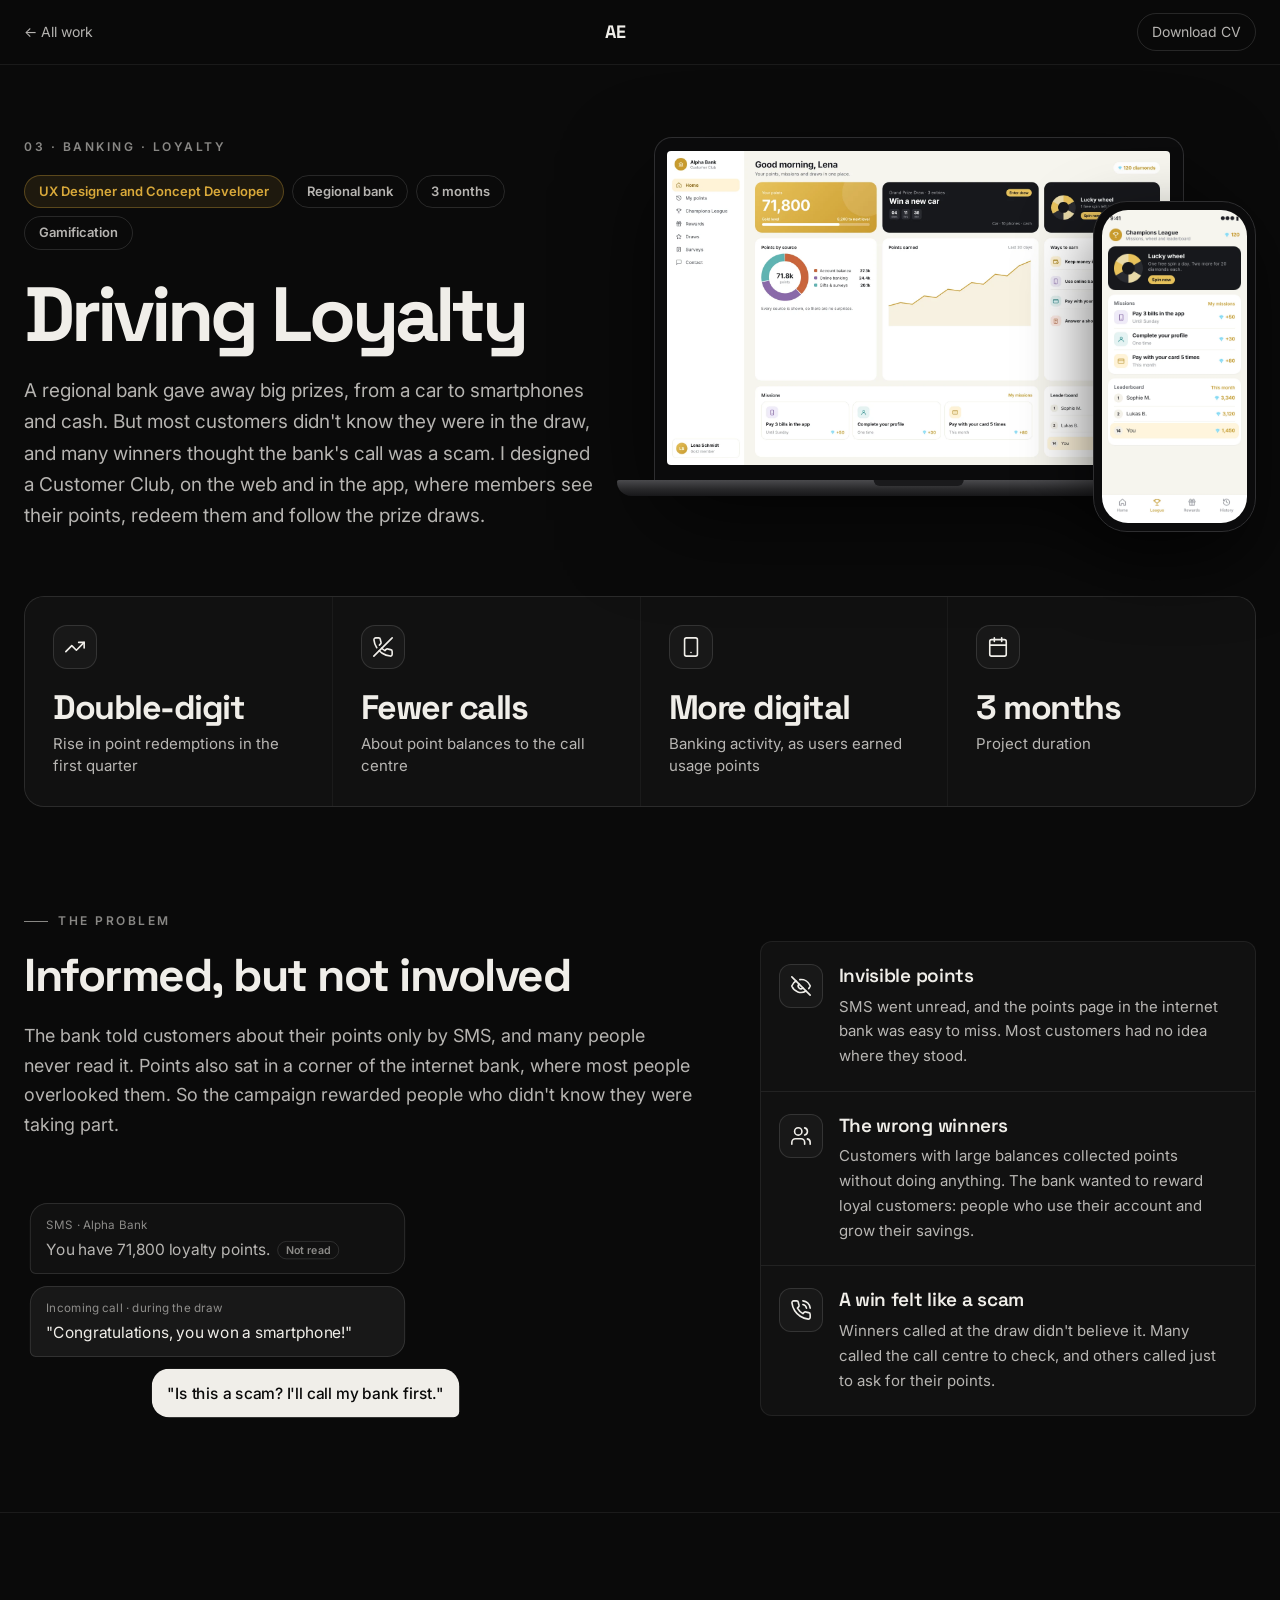
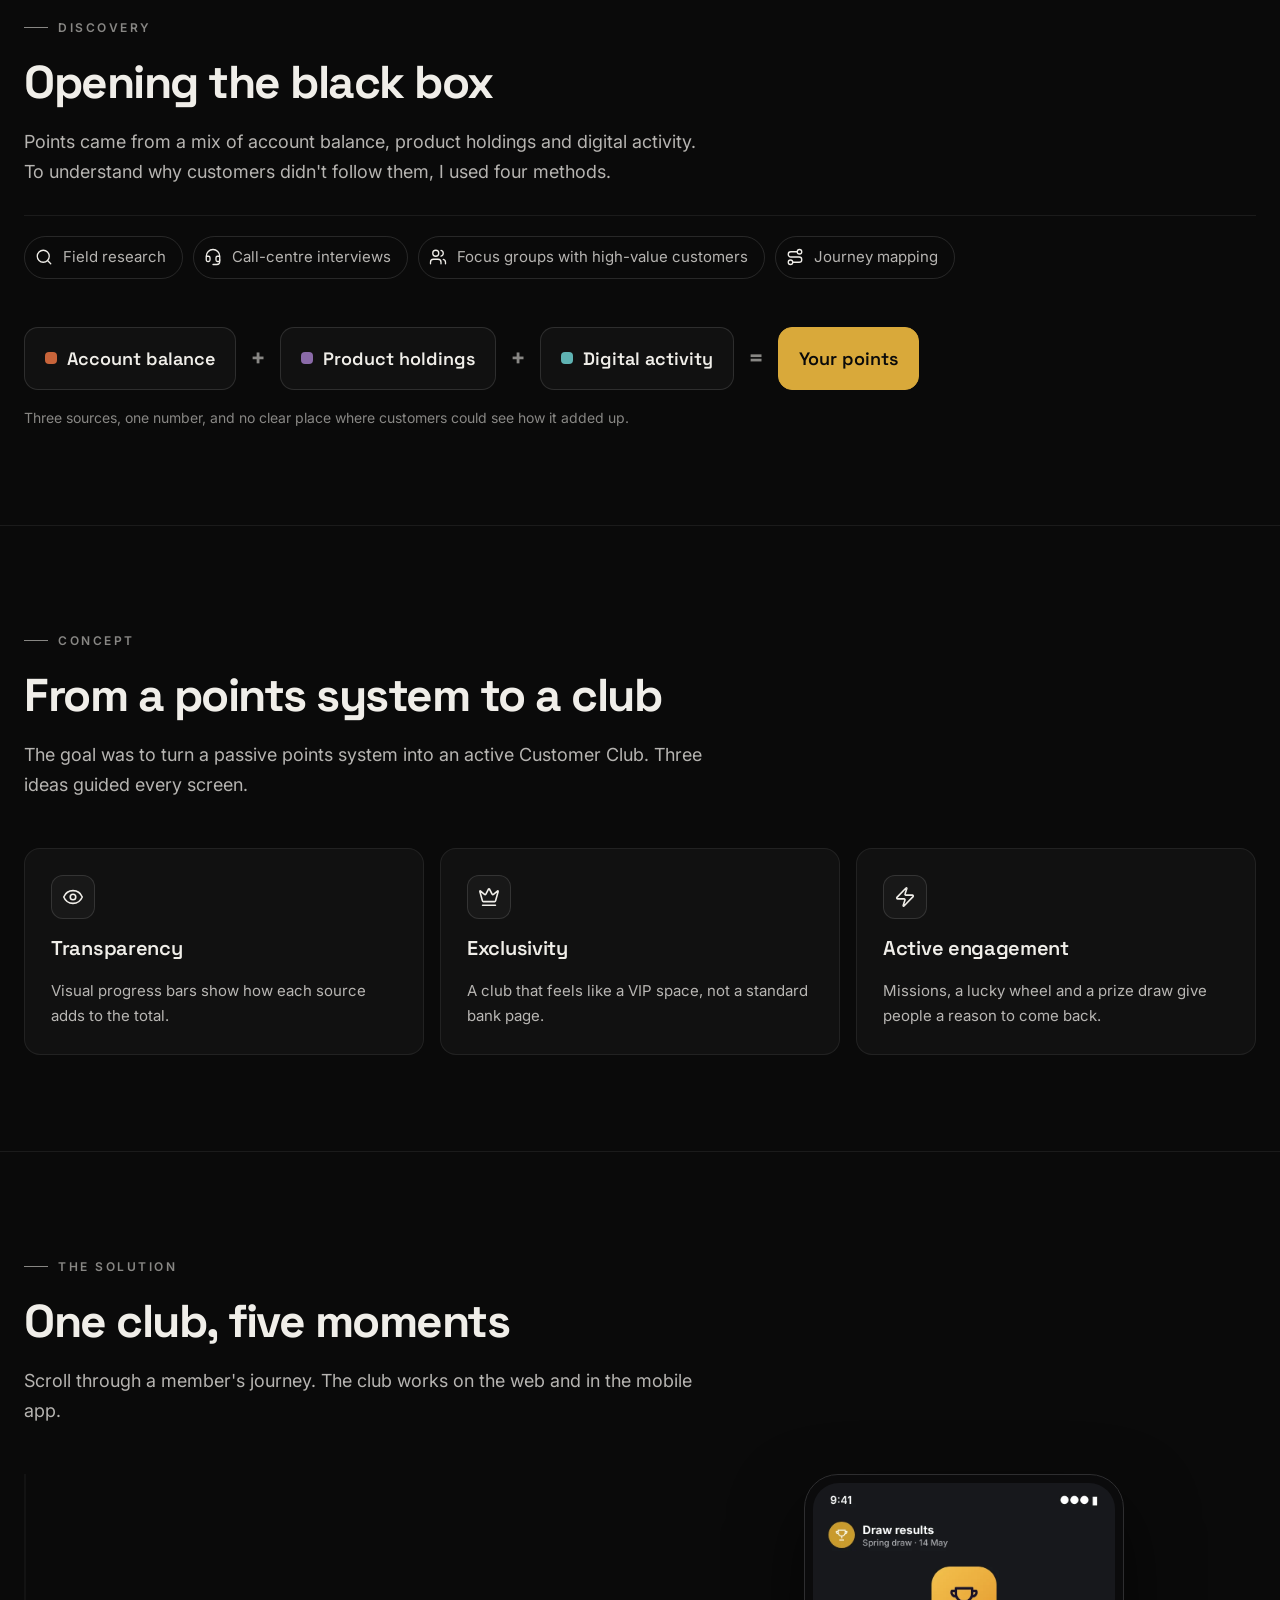
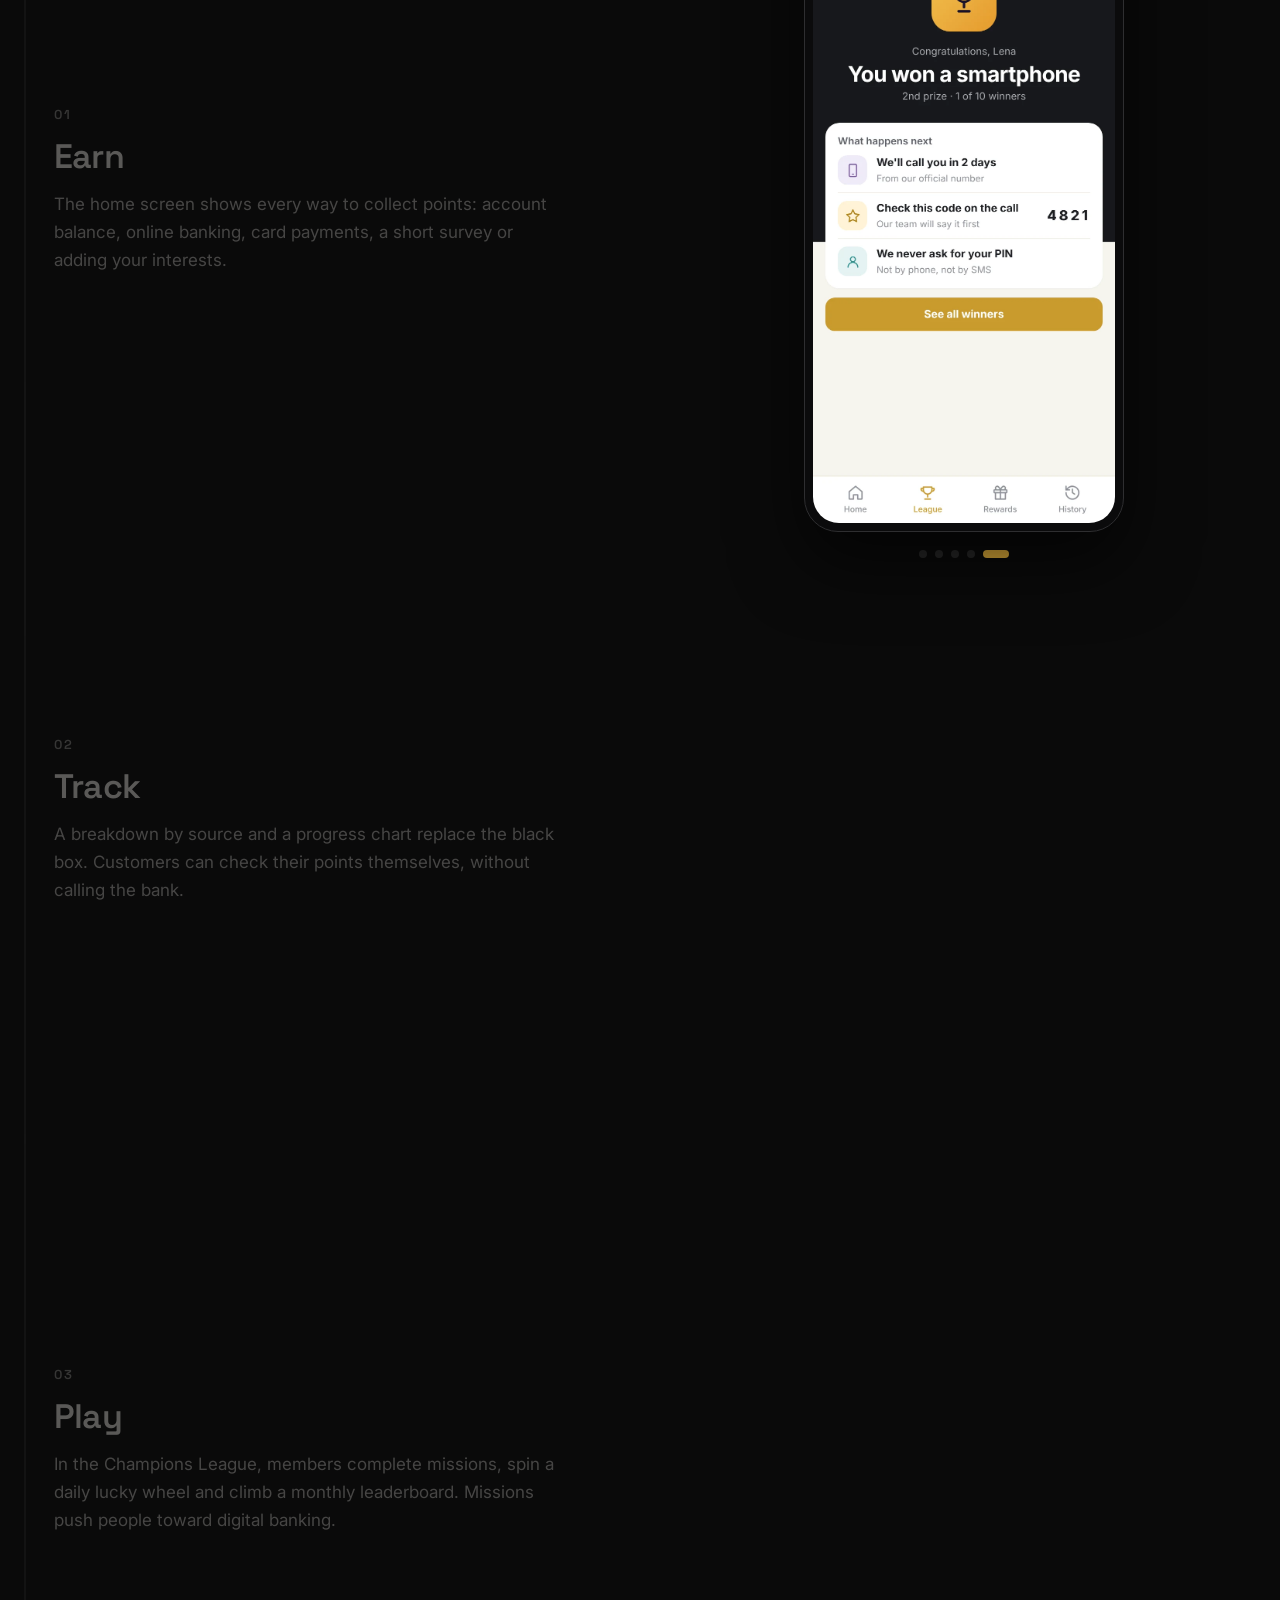
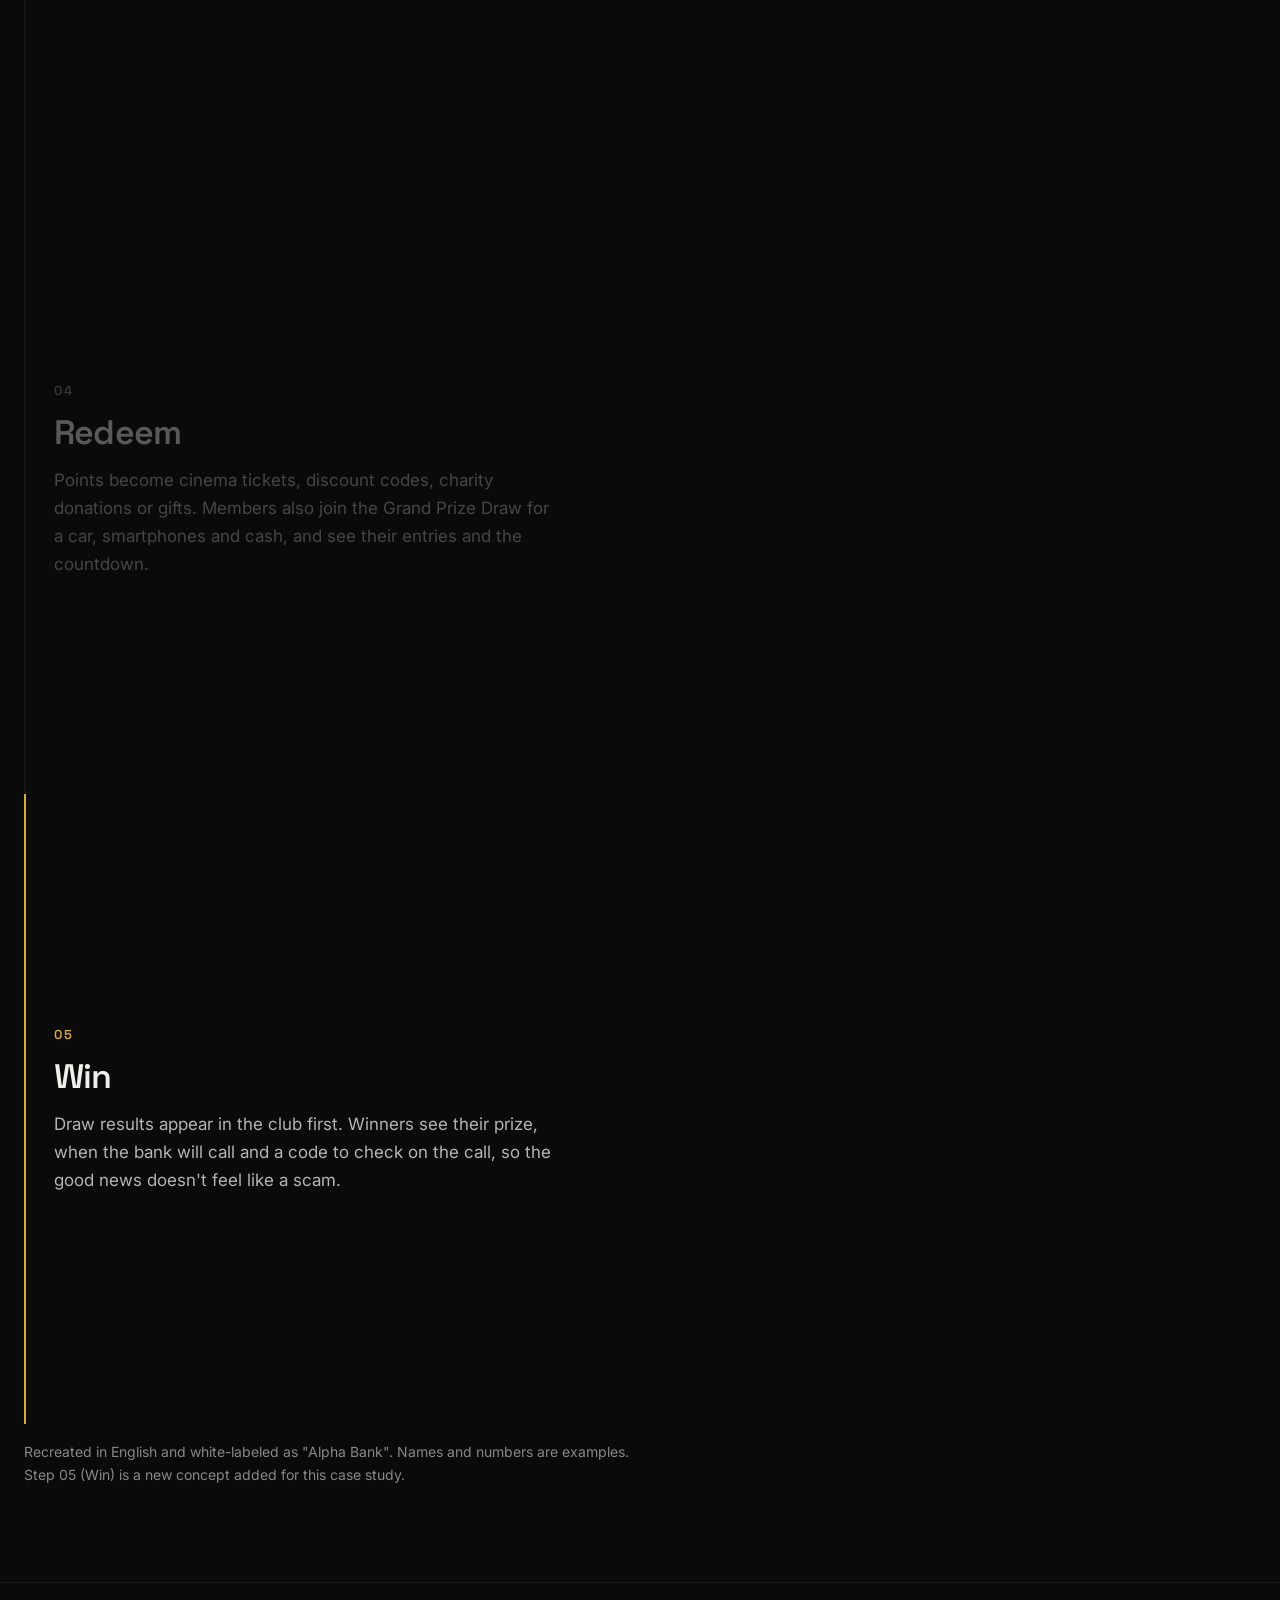
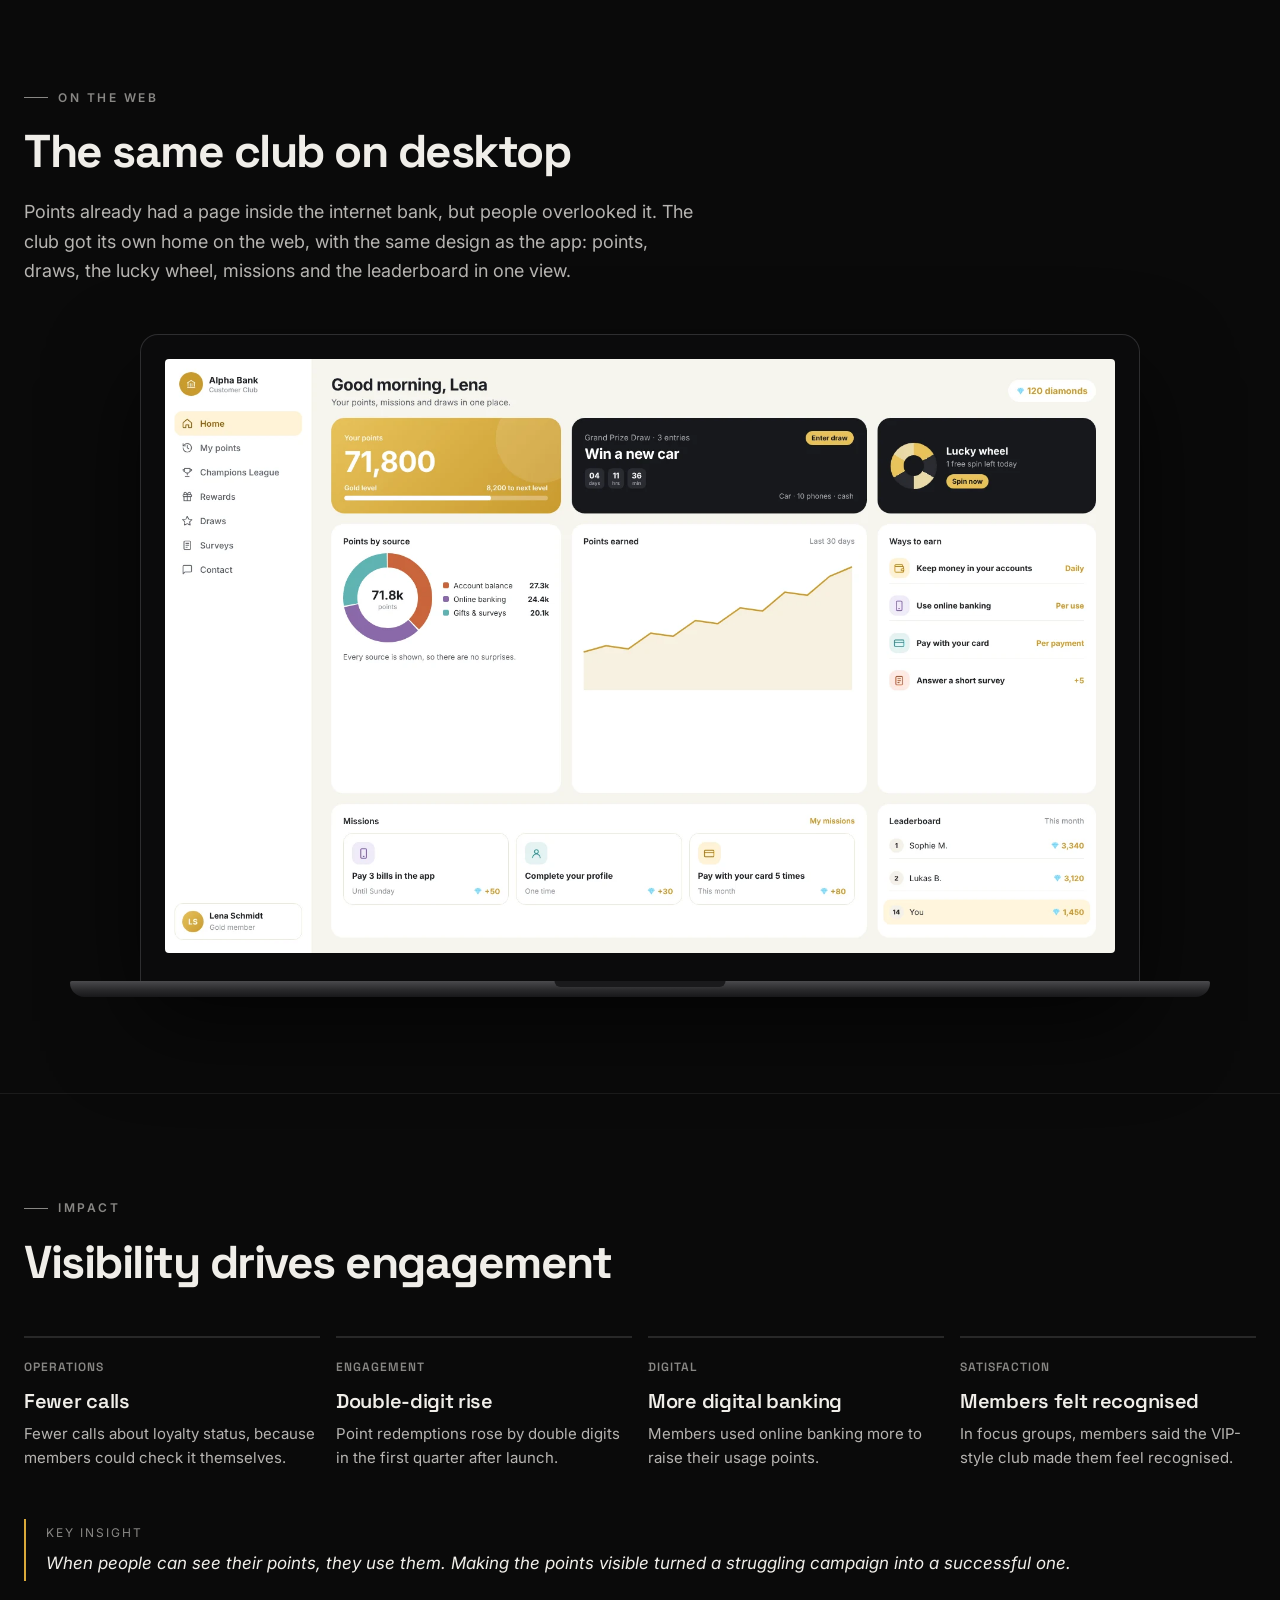
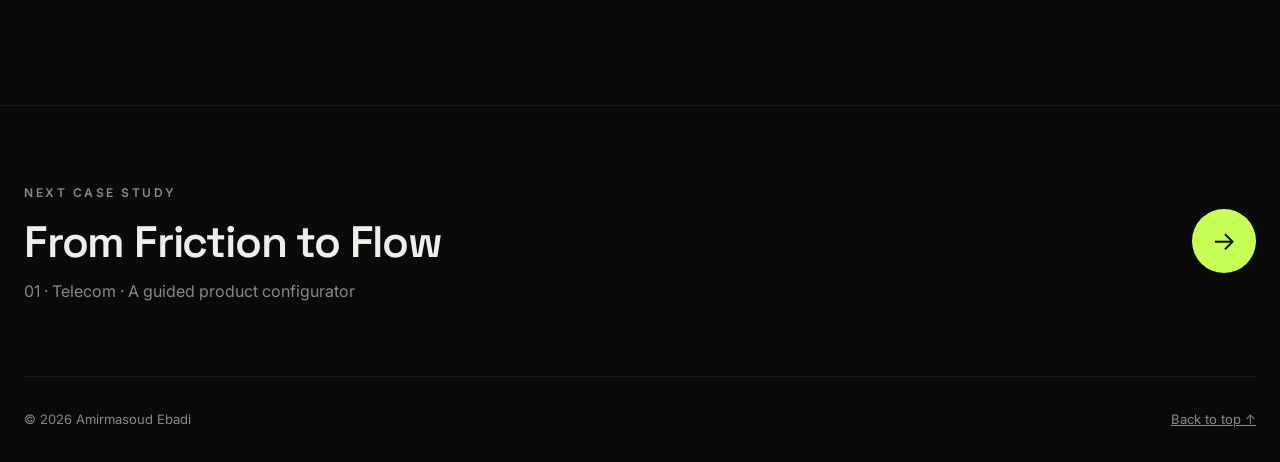
<file: works/customerclub-kit/reference/index.html>
<!doctype html>
<html lang="en">
<head>
<meta charset="utf-8">
<meta name="viewport" content="width=device-width, initial-scale=1">
<title>Driving Loyalty</title>
<meta name="claude:viewport-fit-sides" content="cover">
<link rel="stylesheet" href="https://fonts.googleapis.com/css2?family=Inter:wght@400;500;600&family=Space+Grotesk:wght@500;600;700&display=swap">
<style>
/* Layout: the portfolio's case-study template (dark, 1280 column, sections divided by hairlines). Tokens copied from amirmasoude.vercel.app. Single dark theme on purpose. */
:root{
  color-scheme:dark;
  --bg:#0A0A0A; --surface:#111111; --surface-2:#181818; --ink:#F0EEE9; --ink-2:rgba(240,238,233,.75); --ink-3:rgba(240,238,233,.55);
  --accent:#C8FF57; --border:rgba(255,255,255,.07); --border-2:rgba(255,255,255,.12);
  --display:"Space Grotesk",Inter,system-ui,sans-serif; --body:Inter,-apple-system,system-ui,sans-serif;
  --r:12px; --r-xl:24px;
}
*{box-sizing:border-box}
html{scroll-behavior:smooth}
html,body{background:var(--bg);color:var(--ink)}
body{font-family:var(--body);font-size:16px;line-height:1.65;-webkit-font-smoothing:antialiased;overflow-x:hidden}
img{max-width:100%;height:auto;display:block}
a{color:inherit}
:focus-visible{outline:2px solid var(--accent);outline-offset:3px;border-radius:4px}
.wrap{max-width:1280px;margin:0 auto;padding-left:max(24px, env(safe-area-inset-left, 0px));padding-right:max(24px, env(safe-area-inset-right, 0px))}
.narrow{max-width:760px}

/* nav */
.nav{position:sticky;top:env(safe-area-inset-top,0px);z-index:20;background:rgba(10,10,10,.85);backdrop-filter:blur(10px);border-bottom:1px solid var(--border)}
.nav .wrap{display:flex;align-items:center;justify-content:space-between;height:64px}
.nav a{text-decoration:none;font-size:14px;color:var(--ink-2)}
.nav .logo{font-family:var(--display);font-weight:700;font-size:18px;color:var(--ink);letter-spacing:-.5px}
.pill{border:1px solid var(--border-2);border-radius:99px;padding:6px 14px}

/* sections */
.sec{padding-block:96px;border-bottom:1px solid var(--border)}
.eyebrow{display:inline-flex;align-items:center;gap:10px;font-size:12px;font-weight:600;text-transform:uppercase;letter-spacing:2.5px;color:var(--ink-3);margin-bottom:20px}
.eyebrow::before{content:"";width:24px;height:1px;background:var(--ink-3)}
h1,h2,h3{font-family:var(--display);margin:0;text-wrap:balance}
h2{font-size:clamp(30px,4vw,46px);font-weight:700;letter-spacing:-1.5px;line-height:1.08;margin-bottom:20px}
h3{font-size:20px;font-weight:600;letter-spacing:-.3px;line-height:1.3}
.lede{font-size:18px;color:var(--ink-2);max-width:62ch;margin:0}
p{margin:0}
.muted{color:var(--ink-3)}

/* hero */
.hero{padding-block:72px 64px}
.hero .num{font-size:12px;letter-spacing:2.5px;text-transform:uppercase;color:var(--ink-3);font-weight:600}
.chips{display:flex;flex-wrap:wrap;gap:8px;margin:18px 0 28px}
.chip{display:inline-flex;align-items:center;padding:5px 14px;border-radius:99px;font-size:13px;font-weight:600;border:1px solid var(--border-2);color:var(--ink-2)}
.chip--accent{background:rgba(200,255,87,.08);border-color:rgba(200,255,87,.2);color:var(--accent)}
.hero h1{font-size:clamp(52px,8vw,104px);font-weight:700;line-height:.95;letter-spacing:-4px;margin-bottom:24px}
.hero .lede{font-size:19px}

/* browser frame */
.frame{border-radius:var(--r);overflow:hidden;background:#1C1C1E;border:1px solid rgba(255,255,255,.1);box-shadow:0 24px 60px rgba(0,0,0,.5)}
.frame__bar{height:34px;display:flex;align-items:center;gap:7px;padding:0 14px;border-bottom:1px solid rgba(255,255,255,.06)}
.frame__bar i{width:10px;height:10px;border-radius:50%;background:#3A3A3C}
.frame__bar span{margin-left:12px;font-size:11px;color:#8A8A8E;background:#2A2A2C;border-radius:6px;padding:2px 10px;white-space:nowrap;overflow:hidden;text-overflow:ellipsis;max-width:60%}
.frame img{width:100%;height:auto}
.shot{margin-top:56px}
figcaption{font-size:14px;color:var(--ink-3);margin-top:14px;max-width:70ch}

/* stats */
.stats{display:grid;grid-template-columns:repeat(4,minmax(0,1fr));gap:1px;background:var(--border);border-block:1px solid var(--border)}
.stat{background:var(--surface);padding:32px 32px 30px}
.stat b{display:block;font-family:var(--display);font-size:40px;font-weight:700;letter-spacing:-1.5px;color:var(--accent);line-height:1;margin-bottom:10px;white-space:nowrap}
.stat span{font-size:15px;color:var(--ink-2);line-height:1.5}

/* two col */
.split{display:grid;grid-template-columns:minmax(0,1.15fr) minmax(0,.85fr);gap:64px;align-items:start}
.quote{border-left:2px solid var(--accent);padding:4px 0 4px 20px;font-size:17px;color:var(--ink);font-style:italic;margin:28px 0}
.quote small{display:block;font-style:normal;font-size:12px;letter-spacing:2px;text-transform:uppercase;color:var(--ink-3);margin-bottom:6px}
.risks{display:grid;gap:10px}
.risk{background:var(--surface);border:1px solid var(--border);border-radius:var(--r);padding:18px 20px}
.risk h3{font-size:16px;margin-bottom:4px;display:flex;gap:10px;align-items:center}
.risk h3::before{content:"";width:6px;height:6px;border-radius:50%;background:var(--accent);flex:none}
.risk p{font-size:14px;color:var(--ink-2)}

/* cards grid */
.grid2{display:grid;grid-template-columns:repeat(2,minmax(0,1fr));gap:16px}
.grid3{display:grid;grid-template-columns:repeat(3,minmax(0,1fr));gap:16px}
.grid4{display:grid;grid-template-columns:repeat(4,minmax(0,1fr));gap:16px}
.card{background:var(--surface);border:1px solid var(--border);border-radius:16px;padding:26px}
.card h3{margin-bottom:8px}
.card p{font-size:15px;color:var(--ink-2)}
.card .k{font-family:var(--display);font-size:13px;color:var(--accent);letter-spacing:1px;margin-bottom:14px;display:block;font-weight:600}
.tags{display:flex;flex-wrap:wrap;gap:6px;margin-top:16px}
.tags span{font-size:12px;border:1px solid var(--border-2);border-radius:99px;padding:3px 10px;color:var(--ink-2)}
.mt{margin-top:48px}

/* annotated image + legend */
.annot{display:grid;grid-template-columns:minmax(0,1.35fr) minmax(0,.65fr);gap:40px;align-items:start;margin-top:48px}
.annot img{border-radius:var(--r);border:1px solid var(--border-2)}
.legend{list-style:none;margin:0;padding:0;display:grid;gap:22px}
.legend li{display:grid;grid-template-columns:34px 1fr;gap:14px}
.pin{width:34px;height:34px;border-radius:50%;background:var(--accent);color:#0A0A0A;font-family:var(--display);font-weight:700;display:grid;place-items:center;font-size:15px}
.legend h3{font-size:17px;margin:4px 0 4px}
.legend p{font-size:15px;color:var(--ink-2)}

/* laws row */
.laws{display:grid;grid-template-columns:repeat(3,minmax(0,1fr));border:1px solid var(--border);border-radius:16px;overflow:hidden}
.law{padding:24px 26px;border-right:1px solid var(--border)}
.law:last-child{border-right:0}
.law b{font-family:var(--display);font-size:13px;color:var(--ink-3);letter-spacing:1px;display:block;margin-bottom:8px}
.law h3{font-size:18px;margin-bottom:6px}
.law p{font-size:14.5px;color:var(--ink-2)}

/* test numbers */
.testnums{display:grid;grid-template-columns:repeat(4,minmax(0,1fr));gap:1px;background:var(--border);border-radius:16px;overflow:hidden;border:1px solid var(--border)}
.testnums div{background:var(--surface);padding:24px}
.testnums b{display:block;font-family:var(--display);font-size:36px;font-weight:700;letter-spacing:-1px;line-height:1;margin-bottom:6px}
.testnums div:last-child b{color:var(--accent)}
.testnums span{font-size:12px;letter-spacing:2px;text-transform:uppercase;color:var(--ink-3)}

/* before/after */
.ba{display:grid;grid-template-columns:repeat(2,minmax(0,1fr));gap:20px;margin-top:48px}
.ba figure{margin:0}
.ba .lab{display:inline-block;font-size:12px;letter-spacing:2px;text-transform:uppercase;font-weight:600;margin-bottom:12px;color:var(--ink-3)}
.ba .lab.after{color:var(--accent)}
.ba .frame img{aspect-ratio:16/11;object-fit:cover;object-position:top}

/* decisions */
.dec{display:grid;grid-template-columns:minmax(0,.8fr) minmax(0,1.2fr);gap:48px;align-items:center;padding-block:40px;border-top:1px solid var(--border)}
.dec:first-of-type{border-top:0}
.dec:nth-of-type(even){grid-template-columns:minmax(0,1.2fr) minmax(0,.8fr)}
.dec:nth-of-type(even) .dec__txt{order:2}
.dec__txt .k{font-family:var(--display);font-size:13px;color:var(--accent);letter-spacing:1px;font-weight:600;margin-bottom:12px;display:block}
.dec__txt h3{font-size:26px;letter-spacing:-.6px;margin-bottom:12px}
.dec__txt p{color:var(--ink-2)}
.dec__img{border-radius:var(--r);overflow:hidden;border:1px solid var(--border-2);background:#F6F6F6}
.devices{display:grid;grid-template-columns:minmax(0,1fr) 230px;gap:24px;align-items:end;margin-top:56px}
.phone{border:9px solid #1C1C1E;border-radius:34px;overflow:hidden;box-shadow:0 24px 60px rgba(0,0,0,.5)}

/* comments */
.comments{display:grid;grid-template-columns:repeat(2,minmax(0,1fr));gap:16px;margin-top:48px}
.cmt{background:var(--surface);border:1px solid var(--border);border-radius:16px;padding:22px 24px;display:flex;flex-direction:column;gap:12px}
.cmt__who{display:flex;align-items:center;gap:10px;font-size:13px;color:var(--ink-3)}
.cmt__who i{width:28px;height:28px;border-radius:50%;background:linear-gradient(135deg,#6b5cff,#9a7bff);filter:blur(2.5px)}
.cmt__who em{font-style:normal;filter:blur(4px);user-select:none}
.cmt blockquote{margin:0;font-size:15px;color:var(--ink)}
.cmt .de{font-size:13px;color:var(--ink-3);font-style:italic}
.cmt .to{margin-top:auto;font-size:13px;color:var(--accent);font-weight:600}
.changes{counter-reset:c;display:grid;grid-template-columns:repeat(4,minmax(0,1fr));gap:16px;margin-top:24px}
.chg{background:var(--surface-2);border:1px solid var(--border);border-radius:16px;padding:22px}
.chg .tag{font-size:11px;letter-spacing:2px;text-transform:uppercase;color:var(--ink-3);font-weight:600}
.chg h3{font-size:17px;margin:10px 0 6px;display:flex;gap:10px;align-items:baseline}
.chg h3::before{counter-increment:c;content:counter(c);font-size:13px;color:#0A0A0A;background:var(--accent);border-radius:50%;width:22px;height:22px;display:inline-grid;place-items:center;flex:none}
.chg p{font-size:14px;color:var(--ink-2)}

/* existing image placeholder */
.ext{border-radius:var(--r);border:1px dashed var(--border-2);background:var(--surface);aspect-ratio:16/8;display:grid;place-items:center;text-align:center;color:var(--ink-3);font-size:14px;padding:24px}
.ext b{display:block;color:var(--ink);font-family:var(--display);font-size:16px;margin-bottom:4px}

/* live prototype */
.lp-bar{display:flex;justify-content:space-between;align-items:center;gap:16px;flex-wrap:wrap;margin:36px 0 18px}
.seg{display:inline-flex;background:var(--surface);border:1px solid var(--border-2);border-radius:10px;padding:4px;gap:2px}
.seg button{font:inherit;font-size:14px;color:var(--ink-2);background:none;border:0;border-radius:7px;padding:8px 14px;display:flex;align-items:center;gap:8px;cursor:pointer}
.seg button svg{width:16px;height:16px}
.seg button:hover{color:var(--ink)}
.seg button[aria-pressed="true"]{background:var(--accent);color:#0A0A0A;font-weight:600}
.size{font-size:12px;color:var(--ink-3);font-variant-numeric:tabular-nums}
.openlink{font-size:14px;text-underline-offset:4px}
.tasks{list-style:none;padding:0;margin:24px 0 0;display:flex;flex-wrap:wrap;gap:10px}
.tasks li{border:1px solid var(--border-2);border-radius:99px;padding:6px 14px 6px 6px;font-size:14px;display:flex;align-items:center;gap:8px;color:var(--ink-2)}
.tasks b{width:22px;height:22px;border-radius:50%;background:var(--accent);color:#0A0A0A;display:grid;place-items:center;font-size:11px}
.stage{background:var(--surface);border:1px solid var(--border);border-radius:20px;padding:clamp(16px,3vw,40px);display:flex;justify-content:center;overflow:hidden}
.device{position:relative;transition:width .35s ease,height .35s ease}
.dframe{position:absolute;inset:0;overflow:hidden;background:#fff}
.device.desktop .dframe{border-radius:10px;border:1px solid #333}
.device.desktop .chrome{height:34px;background:#1C1C1E;display:flex;align-items:center;gap:6px;padding:0 12px;border-bottom:1px solid #333}
.chrome i{width:10px;height:10px;border-radius:50%;background:#3A3A3C}
.chrome span{margin-left:12px;flex:1;max-width:340px;background:#2A2A2C;border-radius:6px;font-size:11px;color:#8A8A8E;padding:3px 10px;white-space:nowrap;overflow:hidden}
.device.tablet .dframe{border-radius:26px;border:10px solid #1C1C1E}
.device.mobile .dframe{border-radius:40px;border:10px solid #1C1C1E}
.device:not(.desktop) .chrome{display:none}
.vp{position:absolute;left:0;right:0;bottom:0;overflow:hidden}
.vp iframe,.vp .poster{position:absolute;top:0;left:0;border:0;transform-origin:0 0;background:#F6F6F6}
.poster{object-fit:cover;object-position:top}
.cover{position:absolute;inset:0;display:grid;place-items:center;background:rgba(10,10,10,.35)}
.start{font:inherit;font-size:15px;font-weight:600;background:var(--accent);color:#0A0A0A;border:0;border-radius:10px;padding:13px 22px;display:flex;align-items:center;gap:10px;cursor:pointer}
.start svg{width:16px;height:16px}

/* outcome */
.outs{display:grid;grid-template-columns:repeat(3,minmax(0,1fr));gap:16px;margin-top:48px}
.out{border-top:2px solid var(--accent);padding-top:20px}
.out h3{margin-bottom:8px}
.out p{color:var(--ink-2);font-size:15px}
.note{margin-top:32px;font-size:14px;color:var(--ink-3)}

/* next + footer */
.next{display:flex;justify-content:space-between;align-items:center;gap:24px;flex-wrap:wrap;text-decoration:none;padding-block:72px}
.next small{font-size:12px;letter-spacing:2.5px;text-transform:uppercase;color:var(--ink-3);font-weight:600}
.next h3{font-size:clamp(28px,4vw,44px);letter-spacing:-1.2px;margin-top:10px}
.next .arr{width:64px;height:64px;border-radius:50%;background:var(--accent);color:#0A0A0A;display:grid;place-items:center;font-size:26px}
.foot{border-top:1px solid var(--border);padding-block:32px;font-size:13px;color:var(--ink-3);display:flex;justify-content:space-between;flex-wrap:wrap;gap:12px}


/* hero mockup */
.wl{display:flex;align-items:center;gap:10px;font-size:14px;color:var(--ink-3);margin-top:20px}
.wl svg{width:16px;height:16px;color:var(--accent);flex:none}
.hero__grid{display:grid;grid-template-columns:minmax(0,1fr) minmax(0,1.05fr);gap:56px;align-items:center}
.hero__grid h1{font-size:clamp(52px,6vw,92px)}
@media (max-width:1100px){ .hero__grid{grid-template-columns:1fr;gap:56px} .mock{max-width:760px;margin:0 auto;width:100%} }
.mock{position:relative;padding:0 0 28px 44px}
.mock::before{content:"";position:absolute;left:10%;right:0;bottom:-6%;height:60%;background:radial-gradient(closest-side,rgba(200,255,87,.13),transparent);filter:blur(20px);z-index:0}
.laptop{position:relative;z-index:1}
.laptop__screen{background:#0B0B0C;border:1.5px solid #2E2E30;border-bottom:0;border-radius:18px 18px 0 0;padding:2.4% 2.4% 2.8%;box-shadow:0 40px 90px rgba(0,0,0,.65)}
.laptop__screen img{width:100%;aspect-ratio:16/10;object-fit:cover;object-position:top;border-radius:4px}
.laptop__base{position:relative;height:16px;width:114%;margin-left:-7%;background:linear-gradient(#4A4A4D,#2A2A2C 55%,#18181A);border-radius:2px 2px 16px 16px}
.laptop__base::after{content:"";position:absolute;left:50%;top:0;transform:translateX(-50%);width:15%;height:6px;background:#1A1A1C;border-radius:0 0 8px 8px}
.mock__phone{position:absolute;left:0;bottom:0;width:30%;z-index:2;border-radius:28px;box-shadow:0 30px 70px rgba(0,0,0,.7)}
.wflegend{list-style:none;padding:0;margin:28px 0 0;display:grid;grid-template-columns:repeat(3,minmax(0,1fr));gap:22px 28px}
.wflegend li{display:grid;grid-template-columns:30px 1fr;gap:12px}
.wflegend .pin{width:30px;height:30px;font-size:13px}
.wflegend h3{font-size:16px;margin:3px 0 2px}
.wflegend p{font-size:14px;color:var(--ink-2)}
.dstage{position:relative;background:var(--surface);border:1px solid var(--border);border-radius:20px;padding:20px 22px 22px;overflow:hidden}
.dstage::before{content:"";position:absolute;left:15%;right:15%;bottom:-30%;height:60%;background:radial-gradient(closest-side,rgba(200,255,87,.10),transparent);pointer-events:none}
.dstage__top{display:flex;justify-content:space-between;align-items:center;margin-bottom:16px;position:relative}
.cnt{font-family:var(--display);font-size:14px;letter-spacing:2px;color:var(--ink-3);font-variant-numeric:tabular-nums}
.arrows{display:flex;gap:8px}
.arr{font:inherit;width:40px;height:40px;border-radius:50%;border:1px solid var(--border-2);background:transparent;color:var(--ink);cursor:pointer;font-size:16px}
.arr:hover{background:var(--surface-2);border-color:rgba(200,255,87,.45)}
.dstage .frame{position:relative;box-shadow:0 24px 60px rgba(0,0,0,.45)}
.dstage [role=tabpanel] img{width:100%;aspect-ratio:1180/760;object-fit:cover}
.dots{display:flex;justify-content:center;gap:6px;margin-top:16px;position:relative}
.dots i{width:6px;height:6px;border-radius:99px;background:var(--border-2);transition:width .25s,background .25s}
.dots i.on{width:22px;background:var(--accent)}
@media (max-width:1000px){.wflegend{grid-template-columns:repeat(2,minmax(0,1fr))}}
@media (max-width:640px){.wflegend{grid-template-columns:1fr}.dstage{padding:14px}}
.methods{margin-top:28px;padding-top:20px;border-top:1px solid var(--border)}
.methods .muted{font-size:12px;letter-spacing:2px;text-transform:uppercase}
.methods .tags{margin-top:10px}
/* decision tabs */
.dtabs{display:grid;grid-template-columns:minmax(0,.75fr) minmax(0,1.25fr);gap:32px;align-items:start}
.dtabs__list{display:grid;gap:8px}
.dtabs__list button{font:inherit;text-align:left;color:var(--ink);background:var(--surface);border:1px solid var(--border);border-radius:14px;padding:18px 20px;cursor:pointer;display:grid;gap:4px;transition:border-color .2s,background .2s}
.dtabs__list button:hover{border-color:var(--border-2)}
.dtabs__list button[aria-selected="true"]{border-color:rgba(200,255,87,.45);background:var(--surface-2)}
.dtabs__list .k{font-family:var(--display);font-size:12px;letter-spacing:1px;text-transform:uppercase;color:var(--ink-3);font-weight:600}
.dtabs__list [aria-selected="true"] .k{color:var(--accent)}
.dtabs__list b{font-family:var(--display);font-size:19px;font-weight:600;letter-spacing:-.3px}
.dtabs__list .d{font-size:14.5px;color:var(--ink-2);display:none}
.dtabs__list [aria-selected="true"] .d{display:block}
@media (max-width:1000px){ .dtabs{grid-template-columns:1fr} }
@media (max-width:640px){
  .dtabs__list{grid-auto-flow:column;grid-auto-columns:78%;overflow-x:auto;scroll-snap-type:x mandatory;padding-bottom:6px}
  .dtabs__list button{scroll-snap-align:start}
  .mock{padding:0 0 18px 18px} .mock__phone{border-width:5px;border-radius:18px}
}
@media (max-width:1000px){
  .split,.annot,.dec,.dec:nth-of-type(even){grid-template-columns:1fr;gap:28px}
  .dec:nth-of-type(even) .dec__txt{order:0}
  .stats,.grid4,.changes,.testnums{grid-template-columns:repeat(2,minmax(0,1fr))}
  .grid3,.laws,.outs{grid-template-columns:1fr}
  .law{border-right:0;border-bottom:1px solid var(--border)}
  .law:last-child{border-bottom:0}
}
@media (max-width:640px){
  .sec{padding-block:64px}
  .hero h1{letter-spacing:-2.5px}
  .stats,.grid2,.grid4,.changes,.comments,.ba{grid-template-columns:1fr}
  .stat{padding:24px}
  .devices{grid-template-columns:1fr}
  .phone{max-width:260px;margin:0 auto}
  .seg,.size{display:none}
  .nav .pill{display:none}
}
@media (prefers-reduced-motion:reduce){html{scroll-behavior:auto}.device{transition:none}}

/* lime diet: lime only for markers in images, active controls and main CTAs */
.stat b,.testnums div:last-child b{color:var(--ink)}
.card .k,.dec__txt .k,.dtabs__list [aria-selected="true"] .k{color:var(--ink-3)}
.risk h3::before{background:var(--ink-3)}
.quote{border-left-color:var(--border-2)}
.out{border-top-color:var(--border-2)}
.chg h3::before{background:transparent;color:var(--ink);border:1px solid var(--border-2)}
.cmt .to{color:var(--ink-2)}
.tasks b{background:transparent;color:var(--ink);border:1px solid var(--border-2)}
.wl svg{color:var(--ink-3)}
.mock::before,.dstage::before{display:none}
.dots i.on{background:var(--ink)}
.arr:hover{border-color:var(--ink-3)}
.dtabs__list button[aria-selected="true"]{border-color:rgba(255,255,255,.28);background:var(--surface-2)}
/* the text column sets the height; the screen fills it */
@media (min-width:1001px){
  .dtabs{align-items:stretch;grid-template-columns:minmax(0,.8fr) minmax(0,1.2fr)}
  .dstage{display:flex;flex-direction:column;padding:0;background:none;border:0}
  .dstage .frame{flex:1;display:flex;flex-direction:column;min-height:0}
  .dstage .frame__bar{flex:none}
  .dstage [role=tabpanel]{position:relative;flex:1;min-height:0}
  .dstage [role=tabpanel][hidden]{display:none}
  .dstage [role=tabpanel] img{position:absolute;inset:0;width:100%;height:100%;aspect-ratio:auto;object-fit:cover}
}
.dstage [role=tabpanel] img{object-position:top}
#p1 img{object-position:center 30%}
#p4 img{object-position:bottom}
.dtabs__side{display:flex;flex-direction:column;gap:14px;min-width:0}
.dtabs__ctrl{display:flex;align-items:center;justify-content:space-between;padding:0 4px}
.dtabs__list .d{display:none;-webkit-line-clamp:2;-webkit-box-orient:vertical;overflow:hidden}
.dtabs__list [aria-selected="true"] .d{display:-webkit-box}


/* ---- Customer Club page ---- */
:root{--gd:#D9A93A}
.hero__grid h1{font-size:clamp(52px,6vw,92px)}
.hl{color:var(--gd)}
.chip--accent{background:rgba(217,169,58,.1);border-color:rgba(217,169,58,.32);color:var(--gd)}
.note{font-size:14px;color:var(--ink-3);margin-top:16px;max-width:70ch}
.outs{grid-template-columns:repeat(4,minmax(0,1fr))}
.out .k,.card .k{display:block;font-family:var(--display);font-size:12px;letter-spacing:1px;color:var(--ink-3);font-weight:600;margin-bottom:10px}
.quote{border-left-color:var(--gd)}
.arr2{width:64px;height:64px;border-radius:50%;background:var(--accent);color:#0A0A0A;display:grid;place-items:center;font-size:26px}

/* hero: laptop + phone */
.duo{position:relative;padding:0 0 6% 0}
.duo__lap{width:88%;margin:0}
.laptop__screen img{aspect-ratio:auto!important}
.phn{background:#0B0B0C;border:1.5px solid #2E2E30;border-radius:34px;padding:8px;box-shadow:0 30px 70px rgba(0,0,0,.6)}
.phn img{display:block;width:100%;height:auto;border-radius:26px}
.duo__ph{position:absolute;right:0;bottom:0;width:27%;z-index:2}
.duo__lap{position:relative;z-index:1}

/* stats with icons */
.stat{display:grid;grid-template-columns:auto 1fr;column-gap:18px;align-items:start}
.stat .si{grid-row:span 2;width:48px;height:48px;border-radius:14px;display:grid;place-items:center;background:var(--surface-2);border:1px solid var(--border-2);color:var(--ink)}
.stat b{color:var(--ink)!important;font-size:32px!important;white-space:normal!important}
svg{flex:none}
.si svg,.ri svg,.mi svg,.pi svg{width:22px;height:22px;stroke:currentColor;fill:none;stroke-width:1.75;stroke-linecap:round;stroke-linejoin:round}

/* problem stack */
.split--prob{align-items:start}
.risks--flow{margin-top:38px;gap:0}
.risks--flow .risk{display:grid;grid-template-columns:44px 1fr;gap:16px;padding:22px 22px 22px 18px;border-radius:0;border-bottom-width:0;background:var(--surface)}
.risks--flow .risk:first-child{border-radius:var(--r) var(--r) 0 0}
.risks--flow .risk:last-child{border-radius:0 0 var(--r) var(--r);border-bottom-width:1px}
.risks--flow .risk h3{font-size:19px;letter-spacing:-.3px;margin-bottom:6px}
.risks--flow .risk h3::before{display:none}
.risks--flow .risk p{font-size:15px}
.ri{width:44px;height:44px;border-radius:12px;display:grid;place-items:center;background:var(--surface-2);border:1px solid var(--border-2);color:var(--ink)}

/* discovery */
.methods{display:flex;flex-wrap:wrap;gap:10px}
.methods>span{display:inline-flex;align-items:center;gap:10px;border:1px solid var(--border-2);border-radius:99px;padding:8px 16px 8px 10px;font-size:15px;color:var(--ink-2)}
.mi{display:grid;place-items:center;color:var(--ink)}.mi svg{width:18px;height:18px}
.formula{display:flex;flex-wrap:wrap;align-items:center;gap:14px}
.fx{display:flex;align-items:center;gap:10px;background:var(--surface);border:1px solid var(--border-2);border-radius:14px;padding:16px 20px;font-family:var(--display);font-size:18px;font-weight:600}
.fx i{width:12px;height:12px;border-radius:4px}
.fx--sum{background:var(--gd);color:#0A0A0A;border-color:var(--gd)}
.op{font-family:var(--display);font-size:26px;color:var(--ink-3);font-weight:600}
@media (max-width:640px){.fx{font-size:15px;padding:12px 14px}.op{font-size:20px}}

/* pillars */
.pillars .card{display:flex;flex-direction:column;gap:10px}
.pi{width:44px;height:44px;border-radius:12px;display:grid;place-items:center;background:var(--surface-2);border:1px solid var(--border-2);color:var(--ink);margin-bottom:6px}

/* scroll story */
.story{display:grid;grid-template-columns:minmax(0,1fr) minmax(0,1fr);gap:64px;align-items:start}
.story__steps{list-style:none;margin:0;padding:0}
.st{min-height:70vh;display:flex;flex-direction:column;justify-content:center;gap:10px;padding:0 0 0 28px;border-left:2px solid var(--border-2);opacity:.35;transition:opacity .4s,border-color .4s}
.st.is-on{opacity:1;border-left-color:var(--gd)}
.st__n{font-family:var(--display);font-size:13px;letter-spacing:2px;color:var(--ink-3);font-weight:600}
.st.is-on .st__n{color:var(--gd)}
.st h3{font-family:var(--display);font-size:34px;letter-spacing:-.8px}
.st p{font-size:17px;color:var(--ink-2);max-width:46ch;margin:0}
.st__img{display:none}
.story__stage{position:sticky;top:12vh;display:flex;flex-direction:column;align-items:center;gap:18px;height:76vh;justify-content:center}
.phn--lg{width:min(320px,100%);aspect-ratio:390/844;position:relative;padding:8px}
.story__screens{position:relative;width:100%;height:100%;border-radius:26px;overflow:hidden}
.story__screens img{position:absolute;inset:0;width:100%;height:100%;object-fit:cover;object-position:top;border-radius:0;opacity:0;transform:translateY(18px) scale(.98);transition:opacity .5s,transform .6s cubic-bezier(.2,.8,.2,1)}
.story__screens img.on{opacity:1;transform:none}
.story__dots{display:flex;gap:8px}
.story__dots i{width:8px;height:8px;border-radius:9px;background:var(--border-2);transition:width .3s,background .3s}
.story__dots i.on{width:26px;background:var(--gd)}

.dashlap{max-width:1000px;margin-left:auto;margin-right:auto}

/* reveal */
.rv{opacity:0;transform:translateY(26px);transition:opacity .7s cubic-bezier(.2,.8,.2,1) var(--d,0ms),transform .7s cubic-bezier(.2,.8,.2,1) var(--d,0ms)}
.rv.in{opacity:1;transform:none}
.duo__ph{animation:float 6s ease-in-out infinite}
@keyframes float{50%{transform:translateY(-10px)}}
.hero .duo{animation:rise 1s cubic-bezier(.2,.8,.2,1) both}
@keyframes rise{from{opacity:0;transform:translateY(30px)}}

@media (max-width:1000px){.outs{grid-template-columns:repeat(2,minmax(0,1fr))}}
@media (max-width:900px){
  .story{grid-template-columns:1fr;gap:0}
  .story__stage{display:none}
  .st{min-height:0;opacity:1;padding:28px 0 28px 20px}
  .st__img{display:block;width:min(280px,80%);height:auto;margin-top:16px;border-radius:26px;border:8px solid #0B0B0C;box-shadow:0 20px 50px rgba(0,0,0,.5)}
  .risks--flow{margin-top:8px}
}
@media (max-width:640px){
  .outs{grid-template-columns:1fr}
  .stat b{font-size:26px!important}
}
@media (prefers-reduced-motion:reduce){
  .rv{opacity:1;transform:none;transition:none}
  *{animation:none!important;transition:none!important}
}

/* the phone call */
.call{display:flex;flex-direction:column;gap:10px;max-width:440px}
.call__msg{border-radius:18px;padding:14px 16px;font-size:16px;line-height:1.4;max-width:88%;position:relative}
.call__msg small{display:block;font-size:12px;color:var(--ink-3);margin-bottom:4px;letter-spacing:.3px}
.call__msg--sms{background:var(--surface);border:1px solid var(--border-2);color:var(--ink-2);border-bottom-left-radius:6px}
.call__st{display:inline-block;margin-left:8px;font-size:11px;font-weight:600;color:var(--ink-3);border:1px solid var(--border-2);border-radius:99px;padding:1px 8px;vertical-align:1px}
.call__msg--in{background:var(--surface-2);border:1px solid var(--border-2);color:var(--ink);border-bottom-left-radius:6px}
.call__msg--me{align-self:flex-end;background:var(--ink);color:#0A0A0A;border-bottom-right-radius:6px;font-weight:500}
.call__msg.rv{transform:translateY(14px) scale(.97)}

/* stats aligned to the page grid */
.stats{border:1px solid var(--border);border-radius:20px;overflow:hidden}
.stat{display:flex!important;flex-direction:column;padding:28px}
.stat .si{width:44px;height:44px;margin-bottom:22px}
.stat b{font-size:34px!important;white-space:nowrap!important;margin-bottom:8px}
@media (max-width:1100px){.stat b{font-size:28px!important}}

</style>
</head>
<body style="margin:0">

<header class="nav"><div class="wrap">
  <a href="#">← All work</a>
  <span class="logo">AE</span>
  <a class="pill" href="#">Download CV</a>
</div></header>

<main>
<!-- HERO -->
<section class="hero"><div class="wrap hero__grid">
  <div class="hero__txt">
    <div class="num">03 · Banking · Loyalty</div>
    <div class="chips"><span class="chip chip--accent">UX Designer and Concept Developer</span><span class="chip">Regional bank</span><span class="chip">3 months</span><span class="chip">Gamification</span></div>
    <h1>Driving Loyalty</h1>
    <p class="lede">A regional bank gave away big prizes, from a car to smartphones and cash. But most customers didn't know they were in the draw, and many winners thought the bank's call was a scam. I designed a Customer Club, on the web and in the app, where members see their points, redeem them and follow the prize draws.</p>
  </div>
  <div class="duo" aria-label="The Customer Club on desktop and mobile">
    <div class="laptop duo__lap"><div class="laptop__screen"><img src="../assets/dash.webp" width="1600" height="1000" alt="Customer Club on desktop: points, prize draw, lucky wheel, points by source, ways to earn, missions and leaderboard"></div><div class="laptop__base"></div></div>
    <div class="phn duo__ph"><img src="../assets/app-play.webp" width="780" height="1688" alt="Champions League screen in the app: lucky wheel, missions and leaderboard"></div>
  </div>
</div></section>

<!-- AT A GLANCE -->
<section aria-label="Project at a glance"><div class="wrap"><div class="stats">
  <div class="stat"><span class="si" aria-hidden="true"><svg viewBox="0 0 24 24"><polyline points="22 7 13.5 15.5 8.5 10.5 2 17" /> <polyline points="16 7 22 7 22 13" /></svg></span><b>Double-digit</b><span>Rise in point redemptions in the first quarter</span></div>
  <div class="stat"><span class="si" aria-hidden="true"><svg viewBox="0 0 24 24"><path d="M10.68 13.31a16 16 0 0 0 3.41 2.6l1.27-1.27a2 2 0 0 1 2.11-.45 12.84 12.84 0 0 0 2.81.7 2 2 0 0 1 1.72 2v3a2 2 0 0 1-2.18 2 19.79 19.79 0 0 1-8.63-3.07 19.42 19.42 0 0 1-3.33-2.67m-2.67-3.34a19.79 19.79 0 0 1-3.07-8.63A2 2 0 0 1 4.11 2h3a2 2 0 0 1 2 1.72 12.84 12.84 0 0 0 .7 2.81 2 2 0 0 1-.45 2.11L8.09 9.91" /> <line x1="22" x2="2" y1="2" y2="22" /></svg></span><b>Fewer calls</b><span>About point balances to the call centre</span></div>
  <div class="stat"><span class="si" aria-hidden="true"><svg viewBox="0 0 24 24"><rect width="14" height="20" x="5" y="2" rx="2" ry="2" /> <path d="M12 18h.01" /></svg></span><b>More digital</b><span>Banking activity, as users earned usage points</span></div>
  <div class="stat"><span class="si" aria-hidden="true"><svg viewBox="0 0 24 24"><path d="M8 2v4" /> <path d="M16 2v4" /> <rect width="18" height="18" x="3" y="4" rx="2" /> <path d="M3 10h18" /></svg></span><b>3 months</b><span>Project duration</span></div>
</div></div></section>

<!-- PROBLEM -->
<section class="sec"><div class="wrap split split--prob">
  <div>
    <div class="eyebrow">The problem</div>
    <h2>Informed, but not involved</h2>
    <p class="lede">The bank told customers about their points only by SMS, and many people never read it. Points also sat in a corner of the internet bank, where most people overlooked them. So the campaign rewarded people who didn't know they were taking part.</p>
    <div class="call mt" aria-label="What a winner experienced">
      <div class="call__msg call__msg--sms"><small>SMS · Alpha Bank</small>You have 71,800 loyalty points.<span class="call__st">Not read</span></div>
      <div class="call__msg call__msg--in"><small>Incoming call · during the draw</small>"Congratulations, you won a smartphone!"</div>
      <div class="call__msg call__msg--me">"Is this a scam? I'll call my bank first."</div>
    </div>
  </div>
  <div class="risks risks--flow" aria-label="Problem summary">
    <div class="risk"><span class="ri" aria-hidden="true"><svg viewBox="0 0 24 24"><path d="M10.733 5.076a10.744 10.744 0 0 1 11.205 6.575 1 1 0 0 1 0 .696 10.747 10.747 0 0 1-1.444 2.49" /> <path d="M14.084 14.158a3 3 0 0 1-4.242-4.242" /> <path d="M17.479 17.499a10.75 10.75 0 0 1-15.417-5.151 1 1 0 0 1 0-.696 10.75 10.75 0 0 1 4.446-5.143" /> <path d="m2 2 20 20" /></svg></span><div><h3>Invisible points</h3><p>SMS went unread, and the points page in the internet bank was easy to miss. Most customers had no idea where they stood.</p></div></div>
    <div class="risk"><span class="ri" aria-hidden="true"><svg viewBox="0 0 24 24"><path d="M16 21v-2a4 4 0 0 0-4-4H6a4 4 0 0 0-4 4v2" /> <circle cx="9" cy="7" r="4" /> <path d="M22 21v-2a4 4 0 0 0-3-3.87" /> <path d="M16 3.13a4 4 0 0 1 0 7.75" /></svg></span><div><h3>The wrong winners</h3><p>Customers with large balances collected points without doing anything. The bank wanted to reward loyal customers: people who use their account and grow their savings.</p></div></div>
    <div class="risk risk--goal"><span class="ri" aria-hidden="true"><svg viewBox="0 0 24 24"><path d="M22 16.92v3a2 2 0 0 1-2.18 2 19.79 19.79 0 0 1-8.63-3.07 19.5 19.5 0 0 1-6-6 19.79 19.79 0 0 1-3.07-8.67A2 2 0 0 1 4.11 2h3a2 2 0 0 1 2 1.72 12.84 12.84 0 0 0 .7 2.81 2 2 0 0 1-.45 2.11L8.09 9.91a16 16 0 0 0 6 6l1.27-1.27a2 2 0 0 1 2.11-.45 12.84 12.84 0 0 0 2.81.7A2 2 0 0 1 22 16.92z" /> <path d="M14.05 2a9 9 0 0 1 8 7.94" /> <path d="M14.05 6A5 5 0 0 1 18 10" /></svg></span><div><h3>A win felt like a scam</h3><p>Winners called at the draw didn't believe it. Many called the call centre to check, and others called just to ask for their points.</p></div></div>
  </div>
</div></section>

<!-- DISCOVERY -->
<section class="sec"><div class="wrap">
  <div class="eyebrow">Discovery</div>
  <h2>Opening the black box</h2>
  <p class="lede">Points came from a mix of account balance, product holdings and digital activity. To understand why customers didn't follow them, I used four methods.</p>
  <div class="methods mt">
    <span><span class="mi" aria-hidden="true"><svg viewBox="0 0 24 24"><circle cx="11" cy="11" r="8" /> <path d="m21 21-4.3-4.3" /></svg></span>Field research</span><span><span class="mi" aria-hidden="true"><svg viewBox="0 0 24 24"><path d="M3 11h3a2 2 0 0 1 2 2v3a2 2 0 0 1-2 2H5a2 2 0 0 1-2-2v-5Zm0 0a9 9 0 1 1 18 0m0 0v5a2 2 0 0 1-2 2h-1a2 2 0 0 1-2-2v-3a2 2 0 0 1 2-2h3Z" /> <path d="M21 16v2a4 4 0 0 1-4 4h-5" /></svg></span>Call-centre interviews</span><span><span class="mi" aria-hidden="true"><svg viewBox="0 0 24 24"><path d="M16 21v-2a4 4 0 0 0-4-4H6a4 4 0 0 0-4 4v2" /> <circle cx="9" cy="7" r="4" /> <path d="M22 21v-2a4 4 0 0 0-3-3.87" /> <path d="M16 3.13a4 4 0 0 1 0 7.75" /></svg></span>Focus groups with high-value customers</span><span><span class="mi" aria-hidden="true"><svg viewBox="0 0 24 24"><circle cx="6" cy="19" r="3" /> <path d="M9 19h8.5a3.5 3.5 0 0 0 0-7h-11a3.5 3.5 0 0 1 0-7H15" /> <circle cx="18" cy="5" r="3" /></svg></span>Journey mapping</span>
  </div>
  <div class="formula mt" aria-label="Points came from account balance, product holdings and digital activity">
    <div class="fx"><i style="background:#C8643A"></i>Account balance</div><span class="op" aria-hidden="true">+</span>
    <div class="fx"><i style="background:#8A6AA8"></i>Product holdings</div><span class="op" aria-hidden="true">+</span>
    <div class="fx"><i style="background:#5FB3B3"></i>Digital activity</div><span class="op" aria-hidden="true">=</span>
    <div class="fx fx--sum">Your points</div>
  </div>
  <p class="note">Three sources, one number, and no clear place where customers could see how it added up.</p>
</div></section>

<!-- CONCEPT -->
<section class="sec"><div class="wrap">
  <div class="eyebrow">Concept</div>
  <h2>From a points system to a club</h2>
  <p class="lede">The goal was to turn a passive points system into an active Customer Club. Three ideas guided every screen.</p>
  <div class="grid3 mt pillars">
    <div class="card"><span class="pi" aria-hidden="true"><svg viewBox="0 0 24 24"><path d="M2.062 12.348a1 1 0 0 1 0-.696 10.75 10.75 0 0 1 19.876 0 1 1 0 0 1 0 .696 10.75 10.75 0 0 1-19.876 0" /> <circle cx="12" cy="12" r="3" /></svg></span><h3>Transparency</h3><p>Visual progress bars show how each source adds to the total.</p></div>
    <div class="card"><span class="pi" aria-hidden="true"><svg viewBox="0 0 24 24"><path d="M11.562 3.266a.5.5 0 0 1 .876 0L15.39 8.87a1 1 0 0 0 1.516.294L21.183 5.5a.5.5 0 0 1 .798.519l-2.834 10.246a1 1 0 0 1-.956.734H5.81a1 1 0 0 1-.957-.734L2.02 6.02a.5.5 0 0 1 .798-.519l4.276 3.664a1 1 0 0 0 1.516-.294z" /> <path d="M5 21h14" /></svg></span><h3>Exclusivity</h3><p>A club that feels like a VIP space, not a standard bank page.</p></div>
    <div class="card"><span class="pi" aria-hidden="true"><svg viewBox="0 0 24 24"><path d="M4 14a1 1 0 0 1-.78-1.63l9.9-10.2a.5.5 0 0 1 .86.46l-1.92 6.02A1 1 0 0 0 13 10h7a1 1 0 0 1 .78 1.63l-9.9 10.2a.5.5 0 0 1-.86-.46l1.92-6.02A1 1 0 0 0 11 14z" /></svg></span><h3>Active engagement</h3><p>Missions, a lucky wheel and a prize draw give people a reason to come back.</p></div>
  </div>
</div></section>

<!-- SOLUTION: scroll story -->
<section class="sec"><div class="wrap">
  <div class="eyebrow">The solution</div>
  <h2>One club, five moments</h2>
  <p class="lede">Scroll through a member's journey. The club works on the web and in the mobile app.</p>
  <div class="story mt">
    <ol class="story__steps">
      <li class="st is-on" data-i="0"><span class="st__n">01</span><h3>Earn</h3><p>The home screen shows every way to collect points: account balance, online banking, card payments, a short survey or adding your interests.</p><img class="st__img" src="../assets/app-earn.webp" width="780" height="1688" alt="Home screen with points, level progress and ways to earn" loading="lazy"></li>
      <li class="st" data-i="1"><span class="st__n">02</span><h3>Track</h3><p>A breakdown by source and a progress chart replace the black box. Customers can check their points themselves, without calling the bank.</p><img class="st__img" src="../assets/app-track.webp" width="780" height="1688" alt="My points screen with a donut chart by source and a 30-day chart" loading="lazy"></li>
      <li class="st" data-i="2"><span class="st__n">03</span><h3>Play</h3><p>In the Champions League, members complete missions, spin a daily lucky wheel and climb a monthly leaderboard. Missions push people toward digital banking.</p><img class="st__img" src="../assets/app-play.webp" width="780" height="1688" alt="Champions League screen with lucky wheel, missions and leaderboard" loading="lazy"></li>
      <li class="st" data-i="3"><span class="st__n">04</span><h3>Redeem</h3><p>Points become cinema tickets, discount codes, charity donations or gifts. Members also join the Grand Prize Draw for a car, smartphones and cash, and see their entries and the countdown.</p><img class="st__img" src="../assets/app-redeem.webp" width="780" height="1688" alt="Rewards screen with the Grand Prize Draw and reward options" loading="lazy"></li>
      <li class="st" data-i="4"><span class="st__n">05</span><h3>Win</h3><p>Draw results appear in the club first. Winners see their prize, when the bank will call and a code to check on the call, so the good news doesn't feel like a scam.</p><img class="st__img" src="../assets/app-win.webp" width="780" height="1688" alt="Draw results screen: you won a smartphone, with next steps and a call code" loading="lazy"></li>
    </ol>
    <div class="story__stage" aria-hidden="true"><div class="phn phn--lg"><div class="story__screens"></div></div><div class="story__dots"></div></div>
  </div>
  <p class="note">Recreated in English and white-labeled as "Alpha Bank". Names and numbers are examples. Step 05 (Win) is a new concept added for this case study.</p>
</div></section>

<!-- DESKTOP -->
<section class="sec"><div class="wrap">
  <div class="eyebrow">On the web</div>
  <h2>The same club on desktop</h2>
  <p class="lede">Points already had a page inside the internet bank, but people overlooked it. The club got its own home on the web, with the same design as the app: points, draws, the lucky wheel, missions and the leaderboard in one view.</p>
  <div class="laptop dashlap mt"><div class="laptop__screen"><img src="../assets/dash.webp" width="1600" height="1000" alt="Customer Club on desktop: points, prize draw, lucky wheel, points by source, ways to earn, missions and leaderboard" loading="lazy"></div><div class="laptop__base"></div></div>
</div></section>

<!-- IMPACT -->
<section class="sec"><div class="wrap">
  <div class="eyebrow">Impact</div>
  <h2>Visibility drives engagement</h2>
  <div class="outs mt">
    <div class="out"><span class="k">OPERATIONS</span><h3>Fewer calls</h3><p>Fewer calls about loyalty status, because members could check it themselves.</p></div>
    <div class="out"><span class="k">ENGAGEMENT</span><h3>Double-digit rise</h3><p>Point redemptions rose by double digits in the first quarter after launch.</p></div>
    <div class="out"><span class="k">DIGITAL</span><h3>More digital banking</h3><p>Members used online banking more to raise their usage points.</p></div>
    <div class="out"><span class="k">SATISFACTION</span><h3>Members felt recognised</h3><p>In focus groups, members said the VIP-style club made them feel recognised.</p></div>
  </div>
  <p class="quote mt"><small>Key insight</small>When people can see their points, they use them. Making the points visible turned a struggling campaign into a successful one.</p>
</div></section>
</main>

<div class="wrap">
  <a class="next" href="#"><div><small>Next case study</small><h3>From Friction to Flow</h3><p class="muted" style="margin-top:6px">01 · Telecom · A guided product configurator</p></div><span class="arr2" aria-hidden="true">→</span></a>
  <footer class="foot"><span>© 2026 Amirmasoud Ebadi</span><a href="#">Back to top ↑</a></footer>
</div>

<script>
const RM=matchMedia('(prefers-reduced-motion: reduce)').matches;
/* scroll story: sticky phone follows the active step */
const steps=[...document.querySelectorAll('.st')];
const scr=document.querySelector('.story__screens'), dots=document.querySelector('.story__dots');
scr.innerHTML=steps.map((s,i)=>{const im=s.querySelector('.st__img');return `<img src="${im.getAttribute('src')}" alt="" class="${i===0?'on':''}">`;}).join('');
dots.innerHTML=steps.map((s,i)=>`<i class="${i===0?'on':''}"></i>`).join('');
const imgs=[...scr.children], ds=[...dots.children];
function act(i){steps.forEach((s,j)=>s.classList.toggle('is-on',j===i)); imgs.forEach((m,j)=>m.classList.toggle('on',j===i)); ds.forEach((d,j)=>d.classList.toggle('on',j===i));}
const so=new IntersectionObserver(es=>es.forEach(e=>{if(e.isIntersecting) act(+e.target.dataset.i);}),{rootMargin:'-45% 0px -45% 0px'});
steps.forEach(s=>so.observe(s));
/* reveal on scroll */
if(!RM){
  const items=[...document.querySelectorAll('main .sec .wrap > *:not(.story), .risks--flow .risk, .stat, .grid3 > *, .outs > *, .methods > span, .formula > *, .call__msg')];
  items.forEach(el=>{el.classList.add('rv'); const k=el.parentElement?[...el.parentElement.children].indexOf(el):0; el.style.setProperty('--d',Math.min(k,6)*70+'ms');});
  const io=new IntersectionObserver(es=>es.forEach(e=>{if(e.isIntersecting){e.target.classList.add('in'); io.unobserve(e.target);}}),{rootMargin:'0px 0px -8% 0px'});
  items.forEach(el=>io.observe(el));
}

</script>

</body>
</html>
</file>
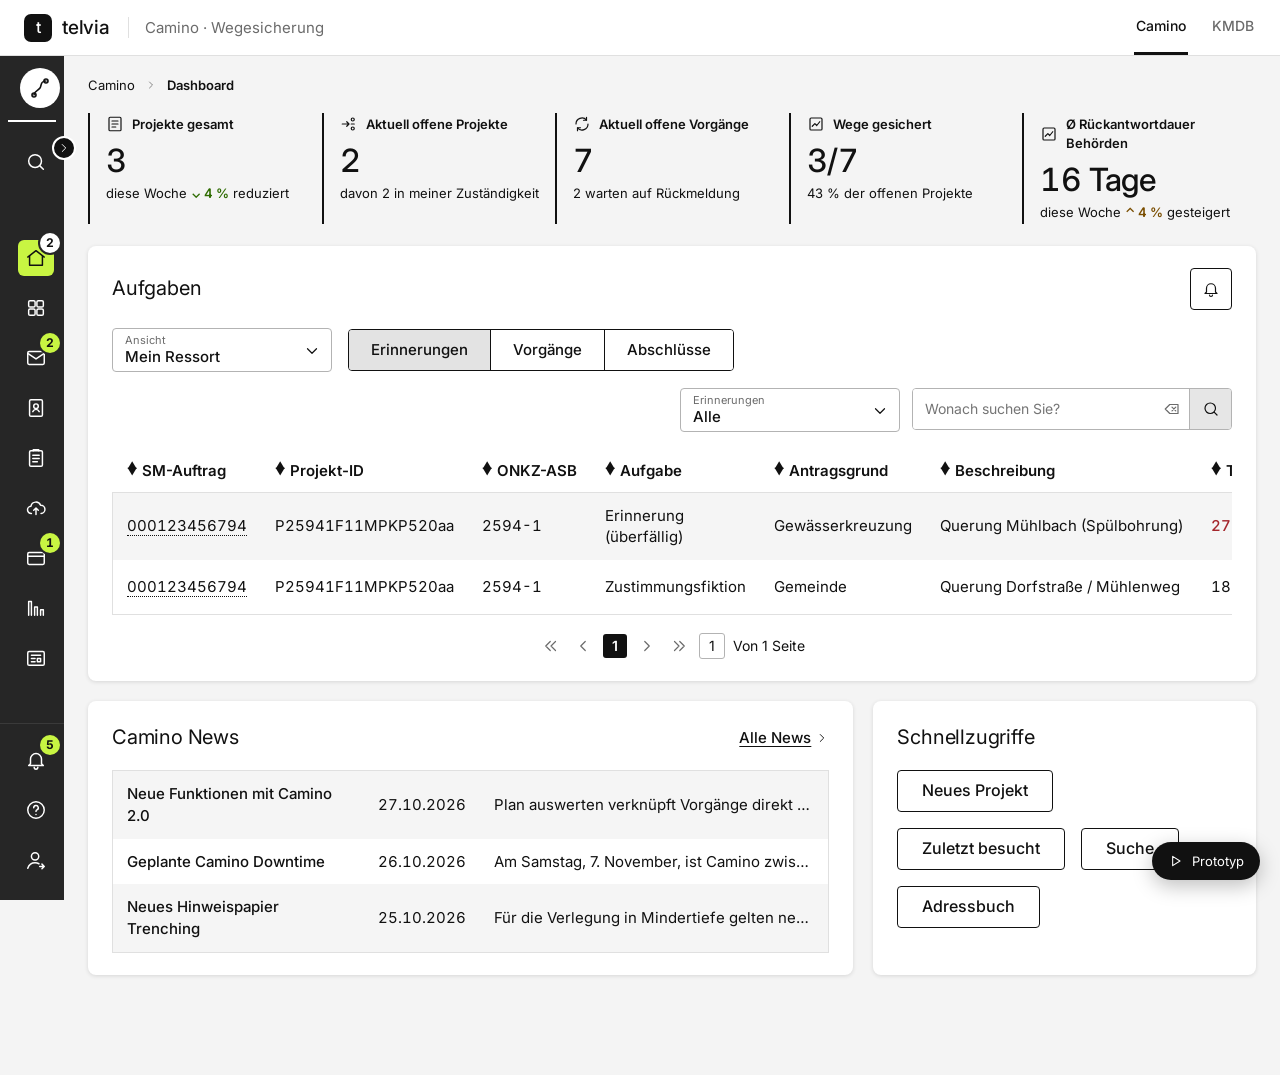
<file: works/camino-prototype.html>
<!doctype html>
<html lang="de">
<head>
<meta charset="utf-8">
<meta name="viewport" content="width=device-width, initial-scale=1, viewport-fit=cover">
<title>Telvia Camino</title>
<link rel="preconnect" href="https://fonts.googleapis.com">
<link rel="stylesheet" href="https://fonts.googleapis.com/css2?family=Inter:wght@300;400;500;600&display=swap">
<style>
/* Layout: Camino app shell (brand bar, dark icon sidebar, breadcrumb, cards), recreated from the original XD screens under the Telvia brand. Light-only product UI prototype. */
:root{
  color-scheme:light;
  --ink:#111111; --ink-2:#6B6B6B; --ink-3:#9A9A9A;
  --page:#F4F4F4; --surface:#FFFFFF; --zebra:#F5F5F5; --line:#E0E0E0; --line-2:#B3B3B3;
  --lime:#C8F542; --lime-hover:#B9E632;
  --side:#262626; --side-2:#3A3A3A;
  --link:#111111; --hint:#F2F2F2; --hint-ink:#111111;
  /* status: muted, all >= 6.5:1 on white; never colour alone (shape + label) */
  --ok:#2E6B00; --warn:#7A4E00; --err:#A4262C; --info:#4A4A4A;
  --ok-bg:#F1F6EC; --warn-bg:#F7F3EA; --err-bg:#F8EEEE;
  --font:'Inter',ui-sans-serif,system-ui,-apple-system,'Segoe UI',Roboto,Arial,sans-serif;
  --shadow:0 1px 4px rgba(0,0,0,.12);
  --hdr:56px; --sw:64px; --sw-cur:var(--sw);
  --acc:#2E6B00; --acc-h:#245500; --acc-bg:#EEF5E6;
}
*{box-sizing:border-box}
html,body{margin:0;background:var(--page);color:var(--ink)}
body{font-family:var(--font);font-size:15px;line-height:1.45;-webkit-font-smoothing:antialiased}
button{font:inherit;color:inherit;cursor:pointer}
input,select,textarea{font:inherit;color:inherit}
h1,h2,h3{margin:0;font-weight:400;letter-spacing:-.01em}
.num{font-variant-numeric:tabular-nums}
:focus-visible{outline:2px solid var(--ink);outline-offset:2px}
.i{width:18px;height:18px;flex:none;vertical-align:-4px}

/* brand bar */
.hdr{position:fixed;top:0;left:0;right:0;height:var(--hdr);background:var(--surface);border-bottom:1px solid var(--line);display:flex;align-items:center;padding:0 24px;z-index:40}
.brand{display:flex;align-items:center;gap:10px}
.brand .mark{width:28px;height:28px;border-radius:7px;background:var(--ink);color:#fff;display:grid;place-items:center;font-size:16px;font-weight:500}
.brand .wm{font-size:19px;font-weight:500;letter-spacing:-.01em}
.brand .appn{margin-left:8px;padding-left:16px;border-left:1px solid var(--line);font-size:15px;color:var(--ink-2)}
.apps{margin-left:auto;display:flex;gap:22px;font-size:14px;font-weight:500;align-self:stretch}
.apps button{background:none;border:0;padding:0 2px;border-bottom:3px solid transparent;color:var(--ink-2)}
.apps button.on{border-bottom-color:var(--ink);color:var(--ink)}

/* sidebar */
.side{position:fixed;top:var(--hdr);bottom:0;left:0;width:var(--sw);background:var(--side);z-index:35;display:flex;flex-direction:column;transition:width .2s}
body.side-open{--sw-cur:232px}
body.side-open .side{width:232px}
.side .applogo{height:66px;display:flex;align-items:center;gap:12px;padding:0 12px;border-bottom:2px solid #fff;margin:0 8px;color:#fff}
.side .applogo .c{width:40px;height:40px;border-radius:50%;background:#fff;color:var(--ink);display:grid;place-items:center;flex:none}
.side .applogo .c .i{width:24px;height:24px}
.side .applogo b{font-weight:500;white-space:nowrap;overflow:hidden}
.side .tog{position:absolute;top:80px;right:-12px;width:24px;height:24px;border-radius:50%;border:2px solid #fff;background:var(--ink);color:#fff;display:grid;place-items:center;padding:0}
.side .tog .i{width:14px;height:14px;transition:transform .2s}
.side-open .side .tog .i{transform:rotate(180deg)}
.side nav{display:flex;flex-direction:column;gap:6px;padding:18px 0;flex:1;overflow:hidden}
.side .gap{height:40px;flex:none}
.side .grow{flex:1}
.side .sep{border-top:1px solid var(--side-2);margin:8px 0}
.si{position:relative;display:flex;align-items:center;gap:14px;height:44px;margin:0 14px;padding:0 4px;background:none;border:0;color:#fff;border-radius:6px;white-space:nowrap;text-align:left}
.si .ib{width:36px;height:36px;border-radius:6px;display:grid;place-items:center;flex:none}
.si .ib .i{width:22px;height:22px}
.si span.l{font-size:14px;opacity:0;transition:opacity .15s}
.side-open .side .si span.l{opacity:1}
.si:hover .ib{background:var(--side-2)}
.si.on .ib{background:var(--lime);color:var(--ink)}
/* count badge: lime on the dark rail (12:1 with black text), ringed in the rail colour so it separates from the icon and from the lime active state */
.si .badge{position:absolute;top:-3px;left:26px;min-width:20px;height:20px;border-radius:99px;background:var(--lime);color:var(--ink);font-size:12px;font-weight:700;line-height:1;display:grid;place-items:center;padding:0 5px;box-shadow:0 0 0 2px var(--side);font-variant-numeric:tabular-nums}
.si.on .badge{background:#fff}
/* expanded rail: the count moves from the icon to the end of the row */
.si .cnt{display:none}
.side-open .side .si .badge{display:none}
.side-open .side .si .cnt{display:grid;position:static;margin-left:auto}

/* main */
main{margin-left:var(--sw-cur);transition:margin-left .2s;padding:calc(var(--hdr) + 20px) 24px 80px;min-height:100vh}
.crumbs{display:flex;gap:10px;align-items:center;font-size:13px;margin:0 0 18px;flex-wrap:wrap}
.crumbs button{background:none;border:0;padding:0;font-size:13px}
.crumbs button:hover{text-decoration:underline}
.crumbs .i{width:12px;height:12px;color:var(--ink-2)}
.crumbs b{font-weight:600;color:var(--ink)}
.card{background:var(--surface);border-radius:8px;box-shadow:var(--shadow);padding:22px 24px;position:relative;min-width:0}
.card-h{display:flex;align-items:center;gap:12px;margin-bottom:18px;flex-wrap:wrap}
.card-h h2{font-size:20px}
.card-h .r{margin-left:auto;display:flex;gap:10px;align-items:center;flex-wrap:wrap}
.more{width:32px;height:28px;border:0;background:none;border-radius:4px;display:grid;place-items:center;font-size:20px;line-height:1;letter-spacing:1px;padding-bottom:8px}
.more:hover{background:var(--zebra)}
.row{display:grid;gap:20px;margin-bottom:20px}
.r2{grid-template-columns:minmax(0,1fr) minmax(0,1fr)}
.r3{grid-template-columns:repeat(3,minmax(0,1fr))}
.facts{display:grid;grid-template-columns:repeat(3,minmax(0,1fr));gap:16px 24px}
.facts.c2{grid-template-columns:repeat(2,minmax(0,1fr))}
.f b{display:block;font-weight:600;font-size:15px}
.f span,.f div{font-size:15px}
.f.full{grid-column:1/-1}
.f{min-width:0;overflow-wrap:anywhere}
.f .link{text-align:left;display:inline}
.dotted{border-bottom:1px dotted var(--ink);cursor:help}
.link{background:none;border:0;padding:0;color:var(--link);text-decoration:underline;text-underline-offset:3px;text-decoration-thickness:1px;font-weight:500;display:inline-flex;align-items:center;gap:4px;font-size:15px}
.link .i{width:14px;height:14px}
.link:hover{text-decoration-thickness:2px}
.muted{color:var(--ink-2)}
.small{font-size:13px}

/* buttons */
.btn{height:42px;border:1px solid var(--ink);background:var(--surface);color:var(--ink);border-radius:4px;padding:0 24px;font-size:16px;font-weight:500;display:inline-flex;align-items:center;justify-content:center;gap:8px;white-space:nowrap}
.btn:hover{background:var(--zebra)}
.btn-p{background:var(--acc);border-color:var(--acc);color:#fff}
.btn-p:hover{background:var(--acc-h);border-color:var(--acc-h)}
.btn-block{width:100%}
.btn-sm{height:36px;padding:0 16px;font-size:15px}
.btn:disabled{background:#EDEDED;border-color:#EDEDED;color:#6B6B6B;cursor:not-allowed}
.ibtn{width:30px;height:30px;border:1px solid var(--ink);border-radius:4px;background:var(--surface);display:grid;place-items:center;padding:0;position:relative}
.ibtn .i{width:18px;height:18px}
.ibtn:hover{background:var(--zebra)}
.ibtn .rd{position:absolute;top:-4px;right:-4px;width:9px;height:9px;border-radius:50%;background:var(--err)}
.split-btn{display:inline-flex;gap:6px}
.split-btn .btn:last-child{padding:0 10px}

/* form fields */
.fl{position:relative;border:1px solid var(--line-2);border-radius:4px;background:var(--surface);min-width:220px;height:44px}
.fl label{position:absolute;left:12px;top:4px;font-size:11px;color:var(--ink-2);pointer-events:none}
.fl select,.fl input{appearance:none;-webkit-appearance:none;border:0;background:transparent;width:100%;height:100%;padding:16px 36px 2px 12px;font-size:15px;font-weight:500;outline:none}
.fl input{padding-right:12px;font-weight:400}
.fl .i{position:absolute;right:10px;top:13px;pointer-events:none}
.fl:focus-within{border-color:var(--ink)}
.fl.err{border-color:var(--err)}
.fl.ta{height:auto}
.fl.ta textarea{border:0;outline:none;width:100%;padding:20px 12px 8px;min-height:160px;resize:vertical;font-size:15px;line-height:1.5;background:transparent}
.ferr{color:var(--err);font-size:13px;margin-top:4px}
.search{display:flex;height:42px;border:1px solid var(--line-2);border-radius:4px;overflow:hidden;background:var(--surface);min-width:260px}
.search input{border:0;outline:none;flex:1;padding:0 12px;font-size:14px;min-width:0}
.search .clr{border:0;background:none;width:34px;display:grid;place-items:center;color:var(--ink-2)}
.search .go{border:0;border-left:1px solid var(--line-2);background:#E6E6E6;width:42px;display:grid;place-items:center}
.seg{display:inline-flex;border:1px solid var(--ink);border-radius:4px;overflow:hidden;height:42px;flex:none}
.seg button{border:0;border-right:1px solid var(--ink);background:var(--surface);padding:0 22px;font-size:15px;font-weight:500}
.seg button:last-child{border-right:0}
.seg button.on{background:#E3E3E3}
.toolbar{display:flex;gap:16px;align-items:center;margin-bottom:18px;flex-wrap:wrap}
.toolbar .r{margin-left:auto;display:flex;gap:12px;flex-wrap:wrap}
.chk{display:inline-flex;align-items:center;gap:10px;cursor:pointer;font-size:15px}
.chk input{width:20px;height:20px;accent-color:var(--ink);margin:0}

/* tables */
.tw{overflow-x:auto}
table{width:100%;border-collapse:collapse;font-size:15px}
th{text-align:left;font-weight:600;padding:10px 14px;white-space:nowrap}
th .srt{display:inline-block;width:9px;margin-right:6px;font-size:10px;line-height:.6;vertical-align:1px}
tbody{border:1px solid var(--line)}
td{padding:12px 14px;vertical-align:middle}
tbody tr:nth-child(odd) td{background:var(--zebra)}
tbody tr.click{cursor:pointer}
tbody tr.click:hover td{background:#EAEAEA}
tbody tr.sel td{background:#DCDCDC!important}
tbody tr.child td:nth-child(2){padding-left:34px}
tbody tr.hl td{background:#EDEDED!important}
tbody tr.hl td:first-child{box-shadow:inset 4px 0 0 var(--ink)}
td.act{text-align:right;white-space:nowrap;width:1%}
td.act .ibtn{display:inline-grid;margin-left:6px}
.exp{width:26px;height:26px;border:0;background:none;display:grid;place-items:center;padding:0}
.exp .i{transition:transform .15s}
.exp.open .i{transform:rotate(90deg)}
.cf{display:flex;align-items:center;gap:6px}
.trunc{max-width:320px;overflow:hidden;text-overflow:ellipsis;white-space:nowrap}
.ul{border-bottom:1px dotted var(--ink)}
.empty td{text-align:center;font-size:14px;font-weight:500;padding:34px}
.pager{display:flex;align-items:center;justify-content:center;gap:8px;margin-top:18px;font-size:14px}
.pager .pg{width:24px;height:24px;border:0;background:none;display:grid;place-items:center;padding:0;color:var(--ink-2)}
.pager .pg.on{background:var(--ink);color:#fff;border-radius:3px;font-weight:600}
.pager .box{border:1px solid var(--line-2);border-radius:3px;width:26px;height:26px;display:grid;place-items:center}

/* status */
.st{display:inline-flex;align-items:center;gap:8px;white-space:nowrap}
.sti{width:16px;height:16px;display:grid;place-items:center;flex:none;font-size:11px;font-weight:700;line-height:1}
.sti.warn{width:18px;background:var(--warn);color:#fff;clip-path:polygon(50% 0,100% 100%,0 100%);padding-top:4px;font-size:10px}
.sti.err{background:var(--err);color:#fff;border-radius:50%}
.sti.ok{color:var(--ok)}
.sti.ok .i,.sti.info .i{width:18px;height:18px}
.sti.info{color:var(--info)}
.sti.mute{color:var(--ink-3)}

/* hint */
.hint{background:var(--hint);padding:14px 16px;font-size:15px;color:var(--ink);border-radius:2px;border-left:4px solid var(--info)}
.hint b{font-weight:600}
.hint .acts{display:flex;gap:10px;margin-top:12px;flex-wrap:wrap}
.hint.warn{background:var(--warn-bg);border-left-color:var(--warn)}
.hint.err{background:var(--err-bg);border-left-color:var(--err)}
.hint.ok{background:var(--ok-bg);border-left-color:var(--ok)}
.next-hint{display:flex;gap:16px;align-items:center;flex-wrap:wrap;margin-bottom:20px}
.next-hint .t{flex:1;min-width:260px}
.next-hint .acts{margin-top:0}

/* dropzone */
.drop{border:1px dashed var(--ink);border-radius:4px;padding:18px;text-align:center;max-width:400px;margin:0 auto 18px;font-size:13px;background:none;width:100%;display:block}
.drop:hover{background:var(--zebra)}
.drop .i{width:28px;height:28px;margin-bottom:4px}
.drop b{display:block;font-weight:600}
.drop .lk{color:var(--link);text-decoration:underline;text-underline-offset:3px;font-weight:500;font-size:15px;display:block;margin:4px 0}

/* context menu */
.menu{position:absolute;z-index:45;background:var(--surface);box-shadow:0 4px 18px rgba(0,0,0,.18);border-radius:4px;min-width:240px;padding:6px 0}
.menu button{display:block;width:100%;text-align:left;border:0;background:none;padding:10px 16px;font-size:15px}
.menu button:hover{background:var(--zebra)}
.menu button:disabled{color:var(--ink-3);cursor:default;background:none}

/* collapse handle */
.handle{display:flex;justify-content:center;margin:-10px 0 -8px;position:relative;z-index:2}
.handle button{width:36px;height:36px;border-radius:50%;border:0;background:var(--surface);box-shadow:var(--shadow);display:grid;place-items:center}

/* plan view */
.planwrap{display:grid;grid-template-columns:minmax(0,1fr) minmax(0,1fr);gap:20px;align-items:start;position:relative}
.planwrap.wide{grid-template-columns:minmax(0,1fr)}
.planwrap.wide .vlist{display:none}
.viewer{padding:0;overflow:hidden}
.viewer .vh{display:flex;align-items:center;gap:14px;padding:16px 24px;flex-wrap:wrap}
.viewer .vh h2{font-size:20px}
.viewer .vh .fl{margin-left:auto;min-width:300px}
.canvas{position:relative;aspect-ratio:4/3;background:#4E6B3A}
.canvas svg.map{width:100%;height:100%;display:block}
.canvas .pgctl{position:absolute;bottom:14px;left:50%;transform:translateX(-50%);display:flex;align-items:center;gap:8px}
.canvas .pgctl button{width:30px;height:30px;border:0;border-radius:3px;background:#fff;display:grid;place-items:center;box-shadow:var(--shadow)}
.canvas .pgctl button:disabled{opacity:.5}
.canvas .pgctl .box{background:#fff;border-radius:3px;padding:4px 10px;font-size:13px;display:flex;align-items:center;gap:6px;box-shadow:var(--shadow)}
.canvas .pgctl .box b{border:1px solid var(--line-2);border-radius:3px;padding:0 6px;font-weight:500}
.canvas .zoom{position:absolute;right:12px;bottom:14px;display:flex;gap:6px;align-items:center}
.canvas .zoom span{background:#fff;border-radius:3px;padding:4px 10px;font-size:13px;box-shadow:var(--shadow)}
.canvas .zoom button{width:28px;height:28px;border:0;background:#fff;border-radius:3px;box-shadow:var(--shadow);display:grid;place-items:center}
.collapse{position:absolute;left:50%;top:50%;transform:translate(-50%,-50%);width:36px;height:36px;border-radius:50%;border:0;background:#fff;box-shadow:var(--shadow);display:grid;place-items:center;z-index:3}
.planwrap.wide .collapse{left:12px;transform:translateY(-50%)}
.pin{cursor:pointer}
table.compact{font-size:14px}
table.compact th,table.compact td{padding:10px 8px}
table.compact tbody tr.child td:nth-child(2){padding-left:20px}
.addic{width:30px;height:30px;border:0;background:none;display:grid;place-items:center;padding:0}
.addic .i{width:22px;height:22px}

/* vorgang communication */
.comm{display:grid;grid-template-columns:minmax(0,38fr) minmax(0,62fr);gap:20px;align-items:stretch}
.comm .list{border:1px solid var(--line);min-height:420px}
.comm .list table tbody{border:0}
.pane{border:1px solid var(--line);min-height:420px;display:flex;flex-direction:column}
.pane .tabs{display:flex;background:var(--zebra);border-bottom:1px solid var(--line)}
.pane .tabs button{border:0;background:none;padding:10px 16px;font-size:14px;font-weight:500;display:flex;gap:8px;align-items:center}
.pane .tabs button.on{background:var(--surface);box-shadow:inset 0 -2px 0 var(--ink)}
.pane .pb{padding:20px 24px;flex:1}
.pane .pb h3{font-size:18px;font-weight:600}
.pane .meta{display:grid;grid-template-columns:70px 1fr;gap:8px 12px;margin:16px 0;font-size:15px}
.pane .meta dt{color:var(--ink-2)}
.pane .meta dd{margin:0}
.pane .body{white-space:pre-line;font-size:15px}
.att{display:flex;gap:8px;flex-wrap:wrap;margin-top:14px}
.att span{display:inline-flex;gap:6px;align-items:center;border:1px solid var(--line-2);border-radius:3px;padding:4px 10px;font-size:13px}
.cic{position:relative;display:inline-grid;place-items:center;width:28px;height:24px}
.cic .i{width:22px;height:22px}
.cic i{position:absolute;right:-1px;bottom:-1px;width:10px;height:10px;border-radius:50%;border:1.5px solid #fff}
.rem td{padding:11px 14px}
.rem .over{color:var(--err);font-weight:500}
.rem em{font-size:12px;color:var(--ink-2)}

/* overlay page */
.ov{position:fixed;top:var(--hdr);left:var(--sw-cur);transition:left .2s;right:0;bottom:0;background:var(--surface);z-index:30;display:flex;flex-direction:column;animation:fade .15s}
.ov-h{display:flex;align-items:center;padding:26px 30px 18px;border-bottom:1px solid var(--line)}
.ov-h h1{font-size:32px;font-weight:300}
.ov-h .x{margin-left:auto;width:40px;height:40px;border:0;background:none;display:grid;place-items:center}
.ov-h .x .i{width:24px;height:24px}
.ov-b{flex:1;overflow-y:auto;padding:28px 30px 40px}
.ov-b .col{max-width:820px}
.ov-f{border-top:1px solid var(--line);padding:16px 30px;display:flex;gap:20px;align-items:center}
.ov-f .l{font-size:15px}
.ov-f .acts{display:flex;gap:16px;margin-left:auto;flex-wrap:wrap}
.ov-f > .btn-p{margin-left:4px}
.ov-f.left .acts{margin-left:40px}
.sec{margin-bottom:28px}
.sec h3{font-size:18px;font-weight:600;margin-bottom:4px}
.sec p.d{margin:0 0 14px;font-size:15px}
.fgrid{display:grid;grid-template-columns:1fr 1fr;gap:18px}
.fgrid .full{grid-column:1/-1}
.letter{border:1px solid var(--line);box-shadow:0 2px 12px rgba(0,0,0,.08);padding:40px 48px;max-width:720px;white-space:pre-line;font-size:14px;line-height:1.65}
.letter .lh{display:flex;justify-content:space-between;font-size:12px;color:var(--ink-2);margin-bottom:28px}

/* modal */
.mbg{position:fixed;inset:0;background:rgba(0,0,0,.45);z-index:50;display:grid;place-items:center;padding:20px;animation:fade .15s}
@keyframes fade{from{opacity:0}}
.modal{background:var(--surface);border-radius:4px;width:100%;max-width:620px;max-height:calc(100vh - 40px);display:flex;flex-direction:column}
.modal.wide{max-width:900px}
.modal .mh{display:flex;align-items:flex-start;gap:12px;padding:24px 28px 10px}
.modal .mh h2{font-size:24px;font-weight:300}
.modal .mh .x{margin-left:auto;width:36px;height:36px;border:0;background:none;display:grid;place-items:center}
.modal .mb{padding:10px 28px 20px;overflow-y:auto}
.modal .mf{display:flex;gap:14px;justify-content:flex-end;padding:16px 28px 24px;flex-wrap:wrap}
.opts{display:grid;gap:10px}
.opt{display:flex;gap:12px;align-items:flex-start;border:1px solid var(--line-2);border-radius:4px;padding:12px 14px;cursor:pointer;background:var(--surface);text-align:left;width:100%}
.opt input{width:18px;height:18px;accent-color:var(--ink);margin:2px 0 0}
.opt b{display:block;font-weight:600}
.opt span{font-size:13px;color:var(--ink-2)}
.opt.on{border-color:var(--ink);box-shadow:inset 0 0 0 1px var(--ink);background:var(--zebra)}
.spinner{width:18px;height:18px;border:2px solid rgba(0,0,0,.15);border-top-color:var(--ink);border-radius:50%;animation:spin .7s linear infinite;flex:none}
@keyframes spin{to{transform:rotate(360deg)}}

/* KPI strip */
.kpis{display:grid;grid-template-columns:repeat(5,minmax(0,1fr));gap:0;margin-bottom:22px}
.kpi{border-left:2px solid var(--ink);padding:2px 16px}
.kpi .k{font-size:13px;font-weight:600;display:flex;gap:8px;align-items:center}
.kpi .v{font-size:32px;font-weight:500;margin:4px 0 0;letter-spacing:-.02em}
.kpi .s{font-size:13px}
.kpi .s em{font-style:normal;font-weight:600}
.kpi .s .up{color:var(--warn)}
.kpi .s .dn{color:var(--ok)}
.news td:first-child{font-weight:500}
.quick{display:flex;gap:16px;flex-wrap:wrap}

/* toast */
.toasts{position:fixed;top:calc(var(--hdr) + 16px);right:24px;z-index:60;display:grid;gap:8px;width:min(420px,calc(100% - 32px))}
.toast{background:var(--surface);border-left:4px solid var(--ok);color:var(--ink);padding:14px 16px;font-size:15px;display:flex;gap:10px;align-items:center;box-shadow:0 6px 20px rgba(0,0,0,.15);animation:fade .2s}
.toast .i{color:var(--ok)}
.toast.info{border-left-color:var(--ink)}
.toast.info .i{color:var(--ink)}

/* prototype controls (not part of the product UI) */
body.shot .proto{display:none}
.proto{position:fixed;right:20px;bottom:20px;z-index:55;font-size:13px;transition:bottom .2s}
body.has-ov .proto{bottom:96px}
.proto > button{height:38px;border-radius:99px;border:0;background:var(--ink);color:#fff;padding:0 16px;display:flex;align-items:center;gap:8px;box-shadow:0 6px 20px rgba(0,0,0,.25)}
.proto > button .i{color:#fff;width:16px;height:16px}
.proto .pp{position:absolute;right:0;bottom:48px;width:280px;background:var(--ink);color:#fff;border-radius:10px;padding:14px;box-shadow:0 10px 30px rgba(0,0,0,.3)}
.proto .pp p{margin:0 0 10px;color:#BDBDBD;line-height:1.4}
.proto .pp b{color:#fff;font-weight:500}
.proto .pp .acts{display:grid;gap:6px}
.proto .pp button{height:32px;border-radius:6px;border:1px solid #555;background:none;color:#fff;font-size:13px;text-align:left;padding:0 10px}
.proto .pp button:hover{border-color:#fff}
.proto .pp button:disabled{opacity:.4;cursor:default}

/* secondary pages */
.search.wide{width:100%;max-width:720px;height:48px}
.chips{display:flex;gap:8px;flex-wrap:wrap;align-items:center;margin-top:12px}
.chip{border:1px solid var(--line-2);background:var(--surface);border-radius:99px;padding:4px 12px;font-size:13px}
.chip:hover{border-color:var(--ink)}
.bars{display:grid;gap:14px}
.bar{display:grid;grid-template-columns:minmax(120px,220px) minmax(0,1fr) 40px;gap:12px;align-items:center;font-size:14px}
.bar .bt{height:12px;background:var(--zebra);border:1px solid var(--line);border-radius:2px;overflow:hidden;display:block}
.bar .bt i{display:block;height:100%;background:var(--ink)}
.bar b{text-align:right;font-weight:600}
.bar.mini{grid-template-columns:120px 48px;display:inline-grid}
.nlist{display:grid}
.nitem{display:flex;gap:14px;align-items:flex-start;padding:14px 6px;border:0;border-bottom:1px solid var(--line);background:none;text-align:left;width:100%}
.nitem:hover{background:var(--zebra)}
.nitem .t{flex:1;min-width:0;display:grid;gap:2px}
.nitem .t b{font-weight:500}
.nitem.unread .t b{font-weight:700}
.nitem.unread .t b::after{content:'Neu';margin-left:8px;font-size:11px;font-weight:600;border:1px solid var(--ink);border-radius:99px;padding:0 6px;vertical-align:1px}
details.faq{border-bottom:1px solid var(--line)}
details.faq summary{cursor:pointer;padding:14px 0;font-weight:600;list-style:none;display:flex;justify-content:space-between;gap:12px}
details.faq summary::-webkit-details-marker{display:none}
details.faq summary::after{content:'+';font-weight:400;font-size:22px;line-height:1}
details.faq[open] summary::after{content:'–'}
details.faq p{margin:0 0 16px;max-width:760px}
.rearr{display:grid;gap:10px;list-style:none;margin:0;padding:0}
.rr{display:flex;gap:16px;align-items:center;border:1px solid var(--line-2);border-radius:4px;padding:10px 12px}
.thumb{width:112px;aspect-ratio:4/3;border:1px solid var(--line);flex:none;overflow:hidden}
.thumb svg{width:100%;height:100%;display:block}
.radios{display:flex;gap:28px;flex-wrap:wrap;margin-top:10px}
.canvas{overflow:auto}
body.reduce *,body.reduce *::before{transition:none!important;animation:none!important}
@media (prefers-reduced-motion:reduce){*{transition:none!important;animation:none!important}}

/* responsive */
@media (max-width:1180px){
  .r3{grid-template-columns:minmax(0,1fr) minmax(0,1fr)}
  .r3 > :last-child{grid-column:1/-1}
  .kpis{grid-template-columns:repeat(3,minmax(0,1fr));row-gap:16px}
  .planwrap,.comm{grid-template-columns:minmax(0,1fr)}
  .collapse{display:none}
}
@media (max-width:860px){
  .r2,.r3{grid-template-columns:minmax(0,1fr)}
  .r3 > :last-child{grid-column:auto}
  .facts{grid-template-columns:repeat(2,minmax(0,1fr))}
  .fgrid{grid-template-columns:minmax(0,1fr)}
}
@media (max-width:600px){
  :root{--hdr:52px;--sw:52px}
  body.side-open{--sw-cur:var(--sw)}
  body.side-open .side{width:220px;box-shadow:8px 0 24px rgba(0,0,0,.3)}
  .hdr{padding:0 14px}
  .brand .appn{display:none}
  main{padding:calc(var(--hdr) + 14px) 12px 90px}
  .side .applogo{padding:0 4px;margin:0 4px}
  .side .applogo .c{width:36px;height:36px}
  .si{margin:0 4px;padding:0 4px}
  .card{padding:18px 16px}
  .kpis{grid-template-columns:repeat(2,minmax(0,1fr))}
  .facts,.facts.c2{grid-template-columns:minmax(0,1fr)}
  .fl,.search{min-width:0;flex:1 1 100%}
  .seg{overflow-x:auto;max-width:100%}
  .seg button{padding:0 14px}
  .ov-h{padding:18px 16px 12px}
  .ov-h h1{font-size:24px}
  .ov-b{padding:20px 16px 30px}
  .ov-f{padding:12px 16px;flex-wrap:wrap}
  .ov-f .acts,.ov-f.left .acts{margin-left:0}
  .viewer .vh .fl{min-width:0;margin-left:0}
  .proto{right:12px;bottom:12px}
  .bar{grid-template-columns:minmax(0,1fr) 40px}
  .bar .bl{grid-column:1/-1}
  .rr{flex-wrap:wrap}
}
</style>
</head>
<body>
<header class="hdr">
  <div class="brand"><span class="mark">t</span><span class="wm">telvia</span><span class="appn">Camino · Wegesicherung</span></div>
  <div class="apps"><button class="on">Camino</button><button data-act="toast" data-v="KMDB ist nicht Teil dieses Prototyps.">KMDB</button></div>
</header>
<aside class="side" id="side"></aside>
<main id="main"></main>
<div id="layer"></div>
<div id="menu"></div>
<div class="toasts" id="toasts" aria-live="polite"></div>
<div class="proto" id="proto"></div>

<script>
/* ---------- icons ---------- */
const I = {
  route:'<path d="M6 19c0-4 4-4 6-7s0-7 6-7"/><circle cx="6" cy="19" r="2"/><circle cx="18" cy="5" r="2"/>',
  search:'<circle cx="11" cy="11" r="7"/><path d="m20 20-3.5-3.5"/>',
  home:'<path d="M3 11 12 4l9 7"/><path d="M5 10v10h14V10"/>',
  grid:'<rect x="4" y="4" width="7" height="7" rx="1.5"/><rect x="13" y="4" width="7" height="7" rx="1.5"/><rect x="4" y="13" width="7" height="7" rx="1.5"/><rect x="13" y="13" width="7" height="7" rx="1.5"/>',
  mail:'<rect x="3" y="5" width="18" height="14" rx="1.5"/><path d="m3 7 9 6 9-6"/>',
  contact:'<rect x="5" y="3" width="14" height="18" rx="1.5"/><circle cx="12" cy="10" r="2.5"/><path d="M8.5 16c.7-1.6 2-2.5 3.5-2.5s2.8.9 3.5 2.5"/>',
  clip:'<rect x="5" y="4" width="14" height="17" rx="1.5"/><path d="M9 4V3h6v1M8.5 9h7M8.5 12.5h7M8.5 16h5"/>',
  cloud:'<path d="M7 18a4 4 0 0 1-.5-8A5.5 5.5 0 0 1 17 9a4.5 4.5 0 0 1 .5 9"/><path d="M12 12v7M9.5 14.5 12 12l2.5 2.5"/>',
  cardp:'<rect x="3" y="6" width="18" height="13" rx="1.5"/><path d="M3 10h18"/>',
  chart:'<path d="M4 20V5h3v15M10.5 20v-9h3v9M17 20v-6h3v6"/>',
  news:'<rect x="3" y="5" width="18" height="15" rx="1.5"/><path d="M7 9h10M7 12.5h4M7 16h4M13.5 12.5H17V16h-3.5z"/>',
  bell:'<path d="M6 16V11a6 6 0 0 1 12 0v5l2 2H4z"/><path d="M10 20a2 2 0 0 0 4 0"/>',
  help:'<circle cx="12" cy="12" r="9"/><path d="M9.5 9.5a2.5 2.5 0 1 1 3.5 2.3c-.7.3-1 .9-1 1.7M12 17h.01"/>',
  user:'<circle cx="11" cy="8" r="4"/><path d="M3 21c1.4-4 4.3-6 8-6 1.6 0 3 .4 4.2 1.1M16 19h5M18.5 16.5 21 19l-2.5 2.5"/>',
  chev:'<path d="m9 6 6 6-6 6"/>', chevd:'<path d="m6 9 6 6 6-6"/>', chevu:'<path d="m6 15 6-6 6 6"/>', back:'<path d="m15 6-6 6 6 6"/>',
  first:'<path d="m18 6-6 6 6 6M11 6l-6 6 6 6"/>', last:'<path d="m6 6 6 6-6 6M13 6l6 6-6 6"/>',
  plus:'<path d="M12 5v14M5 12h14"/>', x:'<path d="M6 6l12 12M18 6 6 18"/>', check:'<path d="m5 12 4.5 4.5L19 7"/>',
  gear:'<circle cx="12" cy="12" r="3"/><path d="M12 3v2.5M12 18.5V21M3 12h2.5M18.5 12H21M5.6 5.6l1.8 1.8M16.6 16.6l1.8 1.8M5.6 18.4l1.8-1.8M16.6 7.4l1.8-1.8"/>',
  clear:'<path d="M9 6h11v12H9l-6-6z"/><path d="m12 9.5 5 5M17 9.5l-5 5"/>',
  letter:'<path d="M5 9V4h14v5"/><rect x="3" y="9" width="18" height="8" rx="1.5"/><path d="M7 14h10v6H7z"/>',
  inbox:'<path d="M12 3v9M8.5 8.5 12 12l3.5-3.5"/><path d="M3 13h5l1.5 3h5l1.5-3h5v7H3z"/>',
  file:'<path d="M6 3h8l4 4v14H6z"/><path d="M14 3v4h4"/>',
  fileplus:'<path d="M6 3h8l4 4v6"/><path d="M14 3v4h4M6 3v18h7"/><circle cx="18" cy="18" r="4"/><path d="M18 16v4M16 18h4"/>',
  clip2:'<path d="m20 11-8 8a5 5 0 0 1-7-7l8.5-8.5a3.3 3.3 0 0 1 4.7 4.7L9.5 17a1.7 1.7 0 0 1-2.4-2.4L15 6.8"/>',
  person:'<circle cx="12" cy="8" r="4"/><path d="M4 21c1.5-4 4.5-6 8-6s6.5 2 8 6"/>',
  envelope:'<rect x="3" y="5" width="18" height="14" rx="1"/><path d="m3 6 9 7 9-7"/>',
  info:'<circle cx="12" cy="12" r="9"/><path d="M12 11v5M12 8h.01"/>',
  clock:'<circle cx="12" cy="12" r="9"/><path d="M12 7v5l3 2"/>',
  note:'<path d="M5 4h10l4 4v12H5z"/><path d="m9 15 6.5-6.5 1.5 1.5L10.5 16.5H9z"/>',
  phone:'<path d="M5 4h4l2 5-2.5 1.5a11 11 0 0 0 5 5L15 13l5 2v4a1 1 0 0 1-1 1A16 16 0 0 1 4 5a1 1 0 0 1 1-1"/>',
  pages:'<rect x="8" y="3" width="12" height="14" rx="1"/><path d="M16 21H5V7"/>',
  archive:'<rect x="3" y="4" width="18" height="5" rx="1"/><path d="M5 9v11h14V9M10 13h4"/>',
  fast:'<path d="M4 6l7 6-7 6zM13 6l7 6-7 6z"/>',
  play:'<path d="M7 5v14l11-7z"/>',
  kp1:'<rect x="4" y="3" width="16" height="18" rx="1.5"/><path d="M8 8h8M8 12h8M8 16h5"/>',
  kp2:'<path d="M3 12h9M9 9l3 3-3 3"/><circle cx="17" cy="6" r="2"/><circle cx="17" cy="18" r="2"/><path d="M15 12h4"/>',
  kp3:'<path d="M20 12a8 8 0 0 1-14 5.3M4 12A8 8 0 0 1 18 6.7"/><path d="M18 3v4h-4M6 21v-4h4"/>',
  copy:'<rect x="8" y="8" width="12" height="12" rx="1.5"/><path d="M16 8V5a1 1 0 0 0-1-1H5a1 1 0 0 0-1 1v10a1 1 0 0 0 1 1h3"/>',
  up:'<path d="M12 19V5M6 11l6-6 6 6"/>', down:'<path d="M12 5v14M6 13l6 6 6-6"/>',
  edit:'<path d="M4 20h4L19 9l-4-4L4 16z"/><path d="m13.5 6.5 4 4"/>', trash:'<path d="M4 7h16M9 7V4h6v3M6 7l1 13h10l1-13"/>',
  kp4:'<rect x="4" y="4" width="16" height="16" rx="1.5"/><path d="m7 15 3.5-3.5 2.5 2.5L17 9"/>',
};
const ic = (n, cls='') => `<svg class="i ${cls}" viewBox="0 0 24 24" fill="none" stroke="currentColor" stroke-width="1.6" stroke-linecap="round" stroke-linejoin="round" aria-hidden="true">${I[n]||''}</svg>`;
const esc = s => String(s ?? '').replace(/[&<>"']/g, c => ({'&':'&amp;','<':'&lt;','>':'&gt;','"':'&quot;',"'":'&#39;'}[c]));
const srt = '<span class="srt">▲<br>▼</span>';
const th = (l) => `<th>${srt}${l}</th>`;

/* ---------- simulated time ---------- */
const BASE = new Date(2026, 9, 29, 9, 30);
const now = () => new Date(BASE.getTime() + S.dayOffset * 864e5);
const fmt = d => d ? new Date(d).toLocaleDateString('de-DE', {day:'2-digit', month:'2-digit', year:'numeric'}) : '–';
const fmtT = d => new Date(d).toLocaleString('de-DE', {day:'2-digit', month:'2-digit', year:'numeric', hour:'2-digit', minute:'2-digit'}).replace(',', '');
const addDays = (d, n) => new Date(new Date(d).getTime() + n * 864e5);
const daysBetween = (a, b) => Math.round((new Date(b) - new Date(a)) / 864e5);

/* ---------- domain ---------- */
const CATS = {
  wbl:  {nm:'Wegebaulastträger', reasons:['Gemeinde','Kreisstraße','Landesstraße','Geh- und Radweg'], fiktion:90},
  beh:  {nm:'Behördliche Genehmigungen', reasons:['Naturschutz','Gewässerkreuzung','Denkmalschutz','Verkehrsrechtliche Anordnung']},
  kmb:  {nm:'Kampfmittel', reasons:['Kampfmittelauskunft','Luftbildauswertung']},
  ve:   {nm:'Ver- & Entsorger', reasons:['Leitungsauskunft','Stellungnahme zur Trasse'], remind:28},
  priv: {nm:'Private Grundstückseigentümer', reasons:['Gestattung Grundstücksnutzung','Grundstückseigentümererklärung (GEE)']},
};
const CAT_KEYS = Object.keys(CATS);
const VERTRAG = [
  {k:'gest', nm:'Gestattungsvertrag', d:'Standard für Hausanschluss und kurze Querungen.'},
  {k:'mit', nm:'Mitbenutzungsvertrag', d:'Mitnutzung bestehender Leerrohre oder Trassen.'},
  {k:'ding', nm:'Mitbenutzungsvertrag mit dinglicher Sicherung', d:'Bei hochwertigen TK-Linien oder fehlenden Trassenalternativen anzustreben.'},
];
const STATUS = {
  draft:    {nm:'Entwurf', k:'warn'},
  ready:    {nm:'Bereit zum Versand', k:'warn'},
  sent:     {nm:'Antrag versendet', k:'info'},
  reply:    {nm:'Rückläufer unbewertet', k:'err'},
  clarify:  {nm:'Klärung Nebenbestimmungen', k:'warn'},
  revise:   {nm:'Überarbeitung erforderlich', k:'err'},
  approved: {nm:'Zustimmung erhalten', k:'ok'},
  deemed:   {nm:'Zustimmungsfiktion eingetreten', k:'ok'},
  secured:  {nm:'Weg gesichert', k:'ok'},
  archived: {nm:'Archiviert', k:'ok'},
  closed:   {nm:'Außerordentlich geschlossen', k:'mute'},
};
const FINAL = ['archived','closed'];
const DONE = ['secured','archived','closed'];
const sti = k => k==='ok' ? `<span class="sti ok">${ic('check')}</span>` : k==='info' ? `<span class="sti info">${ic('clock')}</span>` : k==='mute' ? `<span class="sti mute">–</span>` : `<span class="sti ${k}">!</span>`;
const stat = (k, l) => `<span class="st">${sti(k)}${esc(l)}</span>`;
const vStat = st => stat(STATUS[st].k, STATUS[st].nm);

const BOOK0 = [
  {id:'c1', org:'Gemeinde Lindenfeld', dept:'Tiefbauamt', email:'tiefbau@lindenfeld.example', cat:'wbl', onkz:'2594-1'},
  {id:'c2', org:'Kreis Haselbach', dept:'Straßenverkehrsamt', email:'kreisstrassen@kreis-haselbach.example', cat:'wbl', onkz:'2594-1'},
  {id:'c3', org:'Gemeinde Oberwies', dept:'Bauamt', email:'bauamt@oberwies.example', cat:'wbl', onkz:'2596-2'},
  {id:'c4', org:'Kreis Haselbach', dept:'Untere Naturschutzbehörde', email:'natur@kreis-haselbach.example', cat:'beh', onkz:'2594-1'},
  {id:'c5', org:'Kreis Haselbach', dept:'Untere Wasserbehörde', email:'wasser@kreis-haselbach.example', cat:'beh', onkz:'2594-1'},
  {id:'c13', org:'Gemeinde Lindenfeld', dept:'Ordnungsamt / Verkehrsbehörde', email:'ordnung@lindenfeld.example', cat:'beh', onkz:'2594-1'},
  {id:'c6', org:'Kampfmittelbeseitigungsdienst', dept:'Bezirk Nord', email:'auskunft@kbd-nord.example', cat:'kmb', onkz:'2594-1'},
  {id:'c7', org:'Stadtwerke Lindenfeld', dept:'Netzauskunft Strom/Gas', email:'planauskunft@sw-lindenfeld.example', cat:'ve', onkz:'2594-1'},
  {id:'c8', org:'Wasserverband Haselbach', dept:'Leitungsauskunft', email:'leitung@wv-haselbach.example', cat:'ve', onkz:'2594-1'},
  {id:'c9', org:'Fernwärme Lindenfeld', dept:'Netzplanung', email:'netz@fw-lindenfeld.example', cat:'ve', onkz:'2594-1'},
  {id:'c10', org:'Glasnetz Regio', dept:'Trassenauskunft', email:'trassen@glasnetz-regio.example', cat:'ve', onkz:'2594-1'},
  {id:'c11', org:'Erika Musterfrau', dept:'Grundstückseigentümerin', email:'', postal:'Feldweg 3, 12345 Lindenfeld', cat:'priv', onkz:'2594-1', person:true},
  {id:'c12', org:'Agrar GbR Beispielhof', dept:'Grundstückseigentümer', email:'', postal:'Am Hof 1, 12345 Lindenfeld', cat:'priv', onkz:'2594-1', person:true},
];
const BOOK = [];
const PERSONS = {c1:[{anrede:'Frau', name:'Müller, Maria', fn:'Sachbearbeitung Tiefbau', tel:'+49 1234 5678-12', pub:true}], c5:[{anrede:'Herr', name:'Nolte, Hans', fn:'Wasserrecht', tel:'+49 1234 9876-40', pub:true}], c7:[{anrede:'Keine Angabe', name:'Planauskunft (Funktionspostfach)', fn:'Netzauskunft', tel:'+49 1234 4455-0', pub:true}]};
const contact = id => BOOK.find(c => c.id === id);
const ord = pl => pl.order || (pl.order = Array.from({length:pl.pages}, (_, i) => i + 1));
const WFMT = {
  'P25941F11MPKP520hb': {auftrag:'02594_002FTTH_PK', desc:'HK_1R/104_6_02594_002_FTTH_V7001_V7013_V7002', list:[
    {nr:'000123456901', onkz:'2594-1', desc:'HVT_02594_000_02 · Haselbacher Weg'},
    {nr:'000123456902', onkz:'2594-1', desc:'HVT_02594_000_02 · Mühlenstraße'},
    {nr:'000123456903', onkz:'2594-1', desc:'HVT_02594_000_02 · Kreisstraße K 12'},
    {nr:'000123456904', onkz:'2596-2', desc:'HVT_02596_000_02 · Oberwies Ortskern'},
  ]},
};

/* ---------- state ---------- */
let S;
function seed(){
  const t0 = BASE;
  BOOK.splice(0, BOOK.length, ...BOOK0.map(k => ({...k, ch:k.person ? 'Brief' : 'E-Mail', link:k.person ? '' : 'www.' + (k.email.split('@')[1] || ''), persons:(PERSONS[k.id] || []).map(x => ({...x, at:addDays(t0, -90)}))})));
  S = {
    view:'dashboard', pid:null, vid:null, ptab:'vorgaenge', dtab:'erinnerungen', vtab:'komm', ptype:'Brief',
    planPage:1, planWide:false, sideOpen:false, dayOffset:0, layer:null, menu:null, proto:false,
    filter:{mine:true, open:true, q:''}, expanded:{}, catOpen:{}, highlight:null, selMsg:null, selLog:null, paneTab:'emp', onlyManual:false,
    projects:[
      {id:'p1', pid:'P25941F11MPKP520aa', auftrag:'02594_001FTTH_PK', onkz:'2594-1', type:'FTTH PK Push (DU 0403)', pti:'PTI Nord 11', owner:'Max Mustermann', mail:'m.mustermann@telvia.example', desc:'Ausbau Lindenfeld-Nord', long:'HK_1R/102_6_02594_001_FTTH_V7001_V7013_V7002_V1009 · Glasfaserausbau Lindenfeld-Nord inklusive Gewerbegebiet.', closed:false,
       sm:[{nr:'000123456794', onkz:'2594-1', desc:'HVT_02594_000_02 · Lindenfeld Nord'},{nr:'000123456795', onkz:'2594-1', desc:'HVT_02594_000_02 · Gewerbegebiet'}],
       ba:[{id:'b1', name:'Dorfstraße', ort:'Lindenfeld', start:'2026-11-16', end:'2027-03-31'}],
       plans:[{id:'pl1', name:'trassenplan-lindenfeld-nord.pdf', pages:3, date:addDays(t0,-20)}]},
      {id:'p2', pid:'P25941F11MPKP520cc', auftrag:'02595_001FTTH_PK', onkz:'2595-1', type:'FTTH PK Push (DU 0403)', pti:'PTI Nord 11', owner:'Max Mustermann', mail:'m.mustermann@telvia.example', desc:'Ausbau Birkenhain', long:'HK_1R/103_6_02595_001_FTTH_V7001_V7014', closed:false,
       sm:[{nr:'000123456882', onkz:'2595-1', desc:'HVT_02595_000_02 · Birkenhain'}], ba:[{id:'b2', name:'Ortskern', ort:'Birkenhain', start:'2026-09-01', end:'2026-12-18'}], plans:[]},
      {id:'p3', pid:'P25941F11MPKP520dd', auftrag:'02599_001FTTH_PK', onkz:'2544-1', type:'FTTH Förderprojekt', pti:'PTI Nord 11', owner:'Julia Beispiel', mail:'j.beispiel@telvia.example', desc:'Ausbau Talheim', long:'HK_1R/102_6_02599_001_FTTH_V7002_V7003', closed:true,
       sm:[{nr:'000123456796', onkz:'2544-1', desc:'HVT_02599_000_02 · Talheim'}], ba:[], plans:[]},
    ],
    vorgaenge:[], seq:100,
    q:{}, bk:{cat:'a', onkz:'a'}, ttab:'alle', ztab:'open', selIn:null, newsOpen:null, readNotifs:[], noteBy:'a', zoom:100,
    settings:{daily:true, inMail:true, fiktion:true, reduce:false, time:'7:00 Uhr', scope:'Nur meine Projekte', vertretung:'Keine Vertretung', sig:'Max Mustermann\nTelvia GmbH · PTI Nord 11'},
    frames:[
      {id:'r1', name:'Rahmenvertrag_Agrarverband_Haselbach.pdf', ort:'Lindenfeld; Haselbach', fach:'Private Grundstückseigentümer', org:'Agrar GbR Beispielhof', valid:new Date(2028, 11, 31), note:'Gilt für alle landwirtschaftlichen Flächen des Verbands. Ein Gestattungsvertrag im Einzelfall ist nicht erforderlich.'},
      {id:'r2', name:'RV_Stadtwerke_Lindenfeld_Mitverlegung.pdf', ort:'Lindenfeld', fach:'Ver- & Entsorger', org:'Stadtwerke Lindenfeld', valid:new Date(2027, 5, 30)},
      {id:'r3', name:'Rahmenvereinbarung_Kreisstrassen_Haselbach.pdf', ort:'Kreis Haselbach', fach:'Wegebaulastträger', org:'Kreis Haselbach', valid:new Date(2029, 2, 31)},
    ],
    inbox:[
      {id:'i1', at:addDays(t0,-2), from:'poststelle@kreis-haselbach.example', subj:'Eingangsbestätigung Az. 66.3-2026-118', body:'Sehr geehrte Damen und Herren,\n\nwir bestätigen den Eingang Ihres Schreibens. Bitte geben Sie bei Rückfragen das Aktenzeichen an.\n\nMit freundlichen Grüßen\nPoststelle Kreis Haselbach', att:['Eingangsbestaetigung.pdf']},
      {id:'i2', at:addDays(t0,-5), from:'bauamt@oberwies.example', subj:'Rückfrage zum Breitbandausbau Oberwies', body:'Guten Tag,\n\nwir haben gehört, dass der Ausbau im Ortskern geplant ist. Wann ist mit einem Antrag zu rechnen?\n\nFreundliche Grüße\nBauamt Oberwies', att:[]},
    ],
    payments:[],
  };
  const mk = o => { const v = Object.assign({id:'v'+(S.seq++), contacts:[], comms:[], log:[], pages:[], notes:[], notify:{in:true, rem:true, fik:true}, vertrag:null, sentAt:null, reminder:null}, o); S.vorgaenge.push(v); return v; };
  const L = (v, at, t, d, st, manual) => v.log.push({at, t, d, st, manual:!!manual});
  const v1 = mk({pid:'p1', cat:'wbl', grund:'Gemeinde', desc:'Querung Dorfstraße / Mühlenweg', sm:['000123456794'], ba:'b1', pages:[1,2], status:'sent', contacts:['c1'], sentAt:addDays(t0,-40)});
  v1.comms.push({id:'m1', dir:'out', ch:'E-Mail', at:addDays(t0,-40), to:'tiefbau@lindenfeld.example', subj:'Antrag auf Zustimmung nach § 127 TKG – Dorfstraße', body:'Sehr geehrte Damen und Herren,\n\nhiermit beantragen wir die Zustimmung zur Verlegung einer Telekommunikationslinie gemäß § 127 TKG. Planunterlagen und Bauzeitenplan liegen bei.\n\nMit freundlichen Grüßen\nMax Mustermann', att:['Trassenplan_S1-2.pdf','Bauzeitenplan.pdf']});
  L(v1, addDays(t0,-41), 'Vorgang angelegt', 'Aus Planauswertung, Seite 1 und 2.', 'draft');
  L(v1, addDays(t0,-41), 'Kontakt hinzugefügt', 'Gemeinde Lindenfeld · Tiefbauamt als Hauptkontakt.', 'ready');
  L(v1, addDays(t0,-40), 'Ausgehende E-Mail', 'Antrag versendet. Frist der Zustimmungsfiktion gestartet (3 Monate).', 'sent');
  const v2 = mk({pid:'p1', cat:'ve', grund:'Leitungsauskunft', desc:'Leitungsauskunft Stadtwerke', sm:['000123456794','000123456795'], ba:'b1', pages:[1], status:'reply', contacts:['c7'], sentAt:addDays(t0,-24)});
  v2.comms.push({id:'m2', dir:'out', ch:'E-Mail', at:addDays(t0,-24), to:'planauskunft@sw-lindenfeld.example', subj:'Leitungsauskunft Trasse Lindenfeld-Nord', body:'Bitte um Auskunft über vorhandene Leitungen im markierten Trassenbereich.', att:['Trassenplan_S1.pdf']},
    {id:'m3', dir:'in', ch:'E-Mail', at:addDays(t0,-1), from:'planauskunft@sw-lindenfeld.example', subj:'AW: Leitungsauskunft Trasse Lindenfeld-Nord', body:'Im angefragten Bereich befinden sich Mittelspannungskabel (20 kV) und eine Gasleitung DN 100.\nBei Arbeiten im Schutzstreifen ist eine Einweisung vor Ort erforderlich. Bestandspläne anbei.', att:['Bestandsplan_Strom.pdf','Bestandsplan_Gas.pdf']});
  L(v2, addDays(t0,-24), 'Ausgehende E-Mail', 'Anschreiben aus Vorlage versendet.', 'sent');
  L(v2, addDays(t0,-1), 'Eingehende E-Mail', 'Automatisch dem Vorgang zugeordnet.', 'reply');
  const v3 = mk({pid:'p1', cat:'kmb', grund:'Kampfmittelauskunft', desc:'Auskunft gesamte Trasse', sm:['000123456794'], ba:'b1', pages:[1,2,3], status:'secured', contacts:['c6'], sentAt:addDays(t0,-60)});
  v3.comms.push({id:'m4', dir:'in', ch:'Brief', at:addDays(t0,-30), from:'Kampfmittelbeseitigungsdienst Bezirk Nord', subj:'Ergebnis Luftbildauswertung', body:'Für den angefragten Bereich liegen keine Hinweise auf Kampfmittel vor.', att:['Bescheid_KBD.pdf'], rated:'Zustimmung erhalten'});
  L(v3, addDays(t0,-60), 'Ausgehender Brief', 'Anfrage Kampfmittelauskunft versendet.', 'sent');
  L(v3, addDays(t0,-30), 'Rückläufer bewertet', 'Zustimmung erhalten.', 'approved');
  L(v3, addDays(t0,-29), 'Status aktualisiert', 'Weg als gesichert markiert.', 'secured');
  const v4 = mk({pid:'p1', cat:'priv', grund:'Gestattung Grundstücksnutzung', desc:'Flurstück 112/4 – Querung Acker', sm:['000123456795'], ba:'b1', pages:[3], status:'draft'});
  L(v4, addDays(t0,-10), 'Vorgang angelegt', 'Aus Planauswertung, Seite 3.', 'draft');
  const v5 = mk({pid:'p1', cat:'beh', grund:'Gewässerkreuzung', desc:'Querung Mühlbach (Spülbohrung)', sm:['000123456794'], ba:'b1', pages:[2], status:'sent', contacts:['c5'], sentAt:addDays(t0,-35), reminder:addDays(t0,-2)});
  v5.comms.push({id:'m5', dir:'out', ch:'Brief', at:addDays(t0,-35), to:'Kreis Haselbach · Untere Wasserbehörde', subj:'Antrag wasserrechtliche Genehmigung – Querung Mühlbach', body:'Wir beantragen die Genehmigung für die Querung des Mühlbachs im Spülbohrverfahren.', att:['Trassenplan_S2.pdf','Bohrprofil.pdf']});
  L(v5, addDays(t0,-35), 'Ausgehender Brief', 'Brief über Druckdienstleister versendet.', 'sent');
  L(v5, addDays(t0,-14), 'Manueller Eintrag', 'Telefonat: Sachbearbeitung bestätigt Eingang, Bearbeitung ca. 4 Wochen.', 'sent', true);
  const v6 = mk({pid:'p2', cat:'wbl', grund:'Kreisstraße', desc:'Längsverlegung K 7', sm:['000123456882'], ba:'b2', status:'secured', contacts:['c2']});
  L(v6, addDays(t0,-80), 'Status aktualisiert', 'Weg als gesichert markiert.', 'secured');
  const v7 = mk({pid:'p2', cat:'ve', grund:'Leitungsauskunft', desc:'Leitungsauskunft Wasser', sm:['000123456882'], ba:'b2', status:'secured', contacts:['c8']});
  L(v7, addDays(t0,-70), 'Status aktualisiert', 'Weg als gesichert markiert.', 'secured');
  v1.notes.push({id:'n1', at:addDays(t0,-38), by:'m.mustermann@telvia.example', t:'Tiefbauamt bittet um Anzeige des Baubeginns 14 Tage vorher. Telefonisch vormittags gut erreichbar.'});
  v5.notes.push({id:'n2', at:addDays(t0,-14), by:'j.beispiel@telvia.example', t:'Bohrprofil in Endfassung liegt beim Planungsbüro, kommt voraussichtlich in KW 46.'});
  S.payments.push({id:'z1', vid:v5.id, nm:'Verwaltungsgebühr wasserrechtliche Genehmigung', amount:180, due:addDays(t0,10), paid:false}, {id:'z2', vid:v3.id, nm:'Gebühr Luftbildauswertung', amount:95, due:addDays(t0,-40), paid:true, paidAt:addDays(t0,-35)});
}
seed();

const P = id => S.projects.find(p => p.id === id);
const V = id => S.vorgaenge.find(v => v.id === id);
const vOf = pid => S.vorgaenge.filter(v => v.pid === pid);
const log = (v, t, d, manual) => v.log.push({at:now(), t, d, st:v.status, manual:!!manual});
const unrated = v => v.comms.find(m => m.dir==='in' && !m.rated);

/* ---------- tasks (dashboard) ---------- */
function tasks(){
  const out = [];
  for (const v of S.vorgaenge){
    const p = P(v.pid); if (p.owner !== 'Max Mustermann' || p.closed) continue;
    const base = {v:v.id, sm:v.sm, pid:p.pid, onkz:p.onkz, grund:v.grund, desc:v.desc};
    if (v.status === 'reply') out.push({...base, tab:'vorgaenge', a:'Rücklauf bewerten', date:unrated(v).at, pri:0});
    if (v.reminder && new Date(v.reminder) <= now() && !FINAL.includes(v.status)) out.push({...base, tab:'erinnerungen', a:'Erinnerung (überfällig)', date:v.reminder, pri:1, over:true});
    if (v.status === 'sent' && CATS[v.cat].fiktion) out.push({...base, tab:'erinnerungen', a:'Zustimmungsfiktion', date:addDays(v.sentAt, CATS[v.cat].fiktion), pri:2});
    if (v.status === 'draft') out.push({...base, tab:'vorgaenge', a: v.cat==='priv' && !v.vertrag ? 'Vertragsart festlegen' : 'Kontakte zuweisen', date:null, pri:3});
    if (v.status === 'ready' || v.status === 'revise') out.push({...base, tab:'vorgaenge', a:'Antrag versenden', date:null, pri:3});
    if (v.status === 'clarify') out.push({...base, tab:'vorgaenge', a:'Nebenbestimmungen klären', date:null, pri:2});
    if (['approved','deemed'].includes(v.status)) out.push({...base, tab:'vorgaenge', a:'Weg sichern', date:null, pri:2});
    if (v.status === 'secured') out.push({...base, tab:'abschluesse', a:'Vorgang archivieren', date:null, pri:4});
  }
  for (const p of S.projects){ if (p.closed || p.owner!=='Max Mustermann') continue; const vs = vOf(p.id);
    if (vs.length && vs.every(v => FINAL.includes(v.status))) out.push({p:p.id, sm:p.sm.map(s=>s.nr), pid:p.pid, onkz:p.onkz, grund:'–', desc:p.desc, tab:'abschluesse', a:'Wesi abschließen', date:null, pri:1}); }
  return out.sort((a,b) => a.pri - b.pri);
}

/* ---------- shell ---------- */
const $ = s => document.querySelector(s);
function render(){
  renderSide();
  document.body.classList.toggle('reduce', !!S.settings.reduce);
  $('#main').innerHTML = ({dashboard:vDashboard, projects:vProjects, project:vProject, plan:vPlan, vorgang:vVorgang, book:vBook, frames:vFrames, search:vSearch, inbox:vInbox, tasks:vTasks, uploads:vUploads, payments:vPayments, reports:vReports, news:vNews, notifs:vNotifs, help:vHelp, profile:vProfile}[S.view] || vDashboard)();
  renderLayer(); renderMenu(); renderProto();
}
const syncOv = () => document.body.classList.toggle('has-ov', !!document.querySelector('#layer .ov'));
function renderSide(){
  const act = ['project','plan','vorgang'].includes(S.view) ? 'projects' : S.view==='frames' ? 'book' : S.view;
  const n = tasks().filter(t => t.pri <= 1).length;
  const it = (k, icn, l, badge) => `<button class="si ${act===k?'on':''}" data-act="nav" data-v="${k}" aria-label="${l}${badge?`, ${badge} neu`:''}" title="${l}${badge?` (${badge})`:''}"><span class="ib">${ic(icn)}</span>${badge?`<span class="badge" aria-hidden="true">${badge>99?'99+':badge}</span>`:''}<span class="l">${l}</span>${badge?`<span class="badge cnt" aria-hidden="true">${badge>99?'99+':badge}</span>`:''}</button>`;
  $('#side').className = 'side'; document.body.classList.toggle('side-open', S.sideOpen);
  $('#side').innerHTML = `<div class="applogo"><span class="c">${ic('route')}</span><b>Camino</b></div>
    <button class="tog" data-act="sideTog" aria-label="Navigation ${S.sideOpen?'einklappen':'ausklappen'}" aria-expanded="${S.sideOpen}">${ic('chev')}</button>
    <nav aria-label="Hauptnavigation">
      ${it('search','search','Suche')}<div class="gap"></div>
      ${it('dashboard','home','Dashboard', n)}${it('projects','grid','Projekte')}${it('inbox','mail','Postkorb', S.inbox.length)}${it('book','contact','Adressbuch')}
      ${it('tasks','clip','Aufgaben')}${it('uploads','cloud','Uploads')}${it('payments','cardp','Zahlungen', S.payments.filter(z => !z.paid).length)}${it('reports','chart','Auswertungen')}${it('news','news','Camino News')}
      <div class="grow"></div><div class="sep"></div>
      ${it('notifs','bell','Benachrichtigungen', unreadN())}${it('help','help','Hilfe')}${it('profile','user','Profil')}
    </nav>`;
}
const crumbs = (...items) => `<nav class="crumbs" aria-label="Brotkrumen"><button data-act="nav" data-v="dashboard">Camino</button>${items.map((x,i) => `${ic('chev')}${i===items.length-1 ? `<b>${esc(x.l)}</b>` : `<button data-act="${x.a}" data-v="${x.v||''}" data-id="${x.id||''}">${esc(x.l)}</button>`}`).join('')}</nav>`;
const pager = (n=1) => `<div class="pager"><button class="pg" aria-label="Erste Seite">${ic('first')}</button><button class="pg" aria-label="Vorherige">${ic('back')}</button><button class="pg on">1</button>${n>1?'<button class="pg">2</button>':''}<button class="pg" aria-label="Nächste">${ic('chev')}</button><button class="pg" aria-label="Letzte">${ic('last')}</button><span class="box">1</span><span>Von ${n} Seite${n>1?'n':''}</span></div>`;
const flSel = (label, act, opts, sel) => `<div class="fl"><label>${label}</label><select data-act="${act}" aria-label="${label}">${opts.map(([v,l]) => `<option value="${v}" ${v===sel?'selected':''}>${l}</option>`).join('')}</select>${ic('chevd')}</div>`;
const searchBox = (ph, act, val='') => `<div class="search"><input type="search" placeholder="${ph}" value="${esc(val)}" ${act?`data-act="${act}"`:''} aria-label="${ph}"><button class="clr" data-act="${act||'noop'}Clr" aria-label="Eingabe löschen">${ic('clear')}</button><button class="go" aria-label="Suchen">${ic('search')}</button></div>`;
const gear = (menu, id, extra='') => `<button class="ibtn" data-act="menu" data-v="${menu}" data-id="${id}" aria-label="Aktionen" ${extra}>${ic('gear')}</button>`;

/* ---------- Dashboard ---------- */
function vDashboard(){
  const open = S.projects.filter(p => !p.closed);
  const vs = S.vorgaenge.filter(v => open.some(p => p.id===v.pid));
  const ts = tasks().filter(t => t.tab === S.dtab && hit('dash', t.a, t.desc, t.pid, t.grund, t.sm.join(' ')));
  const k = (icn, l, v, s) => `<div class="kpi"><div class="k">${ic(icn)}${l}</div><div class="v num">${v}</div><div class="s">${s}</div></div>`;
  return crumbs({l:'Dashboard'}) + `
  <div class="kpis">
    ${k('kp1','Projekte gesamt', S.projects.length, 'diese Woche <em class="dn">⌄ 4 %</em> reduziert')}
    ${k('kp2','Aktuell offene Projekte', open.length, `davon ${open.filter(p=>p.owner==='Max Mustermann').length} in meiner Zuständigkeit`)}
    ${k('kp3','Aktuell offene Vorgänge', vs.filter(v=>!FINAL.includes(v.status)).length, `${vs.filter(v=>v.status==='sent').length} warten auf Rückmeldung`)}
    ${k('kp4','Wege gesichert', `${vs.filter(v=>DONE.includes(v.status)).length}/${vs.length}`, `${vs.length?Math.round(vs.filter(v=>DONE.includes(v.status)).length/vs.length*100):0} % der offenen Projekte`)}
    ${k('kp4','Ø Rückantwortdauer Behörden','16 Tage','diese Woche <em class="up">⌃ 4 %</em> gesteigert')}
  </div>
  <section class="card" style="margin-bottom:20px"><div class="card-h"><h2>Aufgaben</h2><span class="r"><button class="ibtn" style="width:42px;height:42px" data-act="remSet" aria-label="Erinnerungseinstellungen">${ic('bell')}</button></span></div>
    <div class="toolbar">${flSel('Ansicht','noop',[['r','Mein Ressort'],['a','Alle Ressorts']],'r')}
      <div class="seg" role="tablist">${[['erinnerungen','Erinnerungen'],['vorgaenge','Vorgänge'],['abschluesse','Abschlüsse']].map(([key,l]) => `<button role="tab" aria-selected="${S.dtab===key}" class="${S.dtab===key?'on':''}" data-act="dtab" data-v="${key}">${l}</button>`).join('')}</div>
      <div class="r">${flSel(S.dtab==='erinnerungen'?'Erinnerungen':'Aufgaben','noop',[['a','Alle']],'a')}${qBox('Wonach suchen Sie?','dash')}</div></div>
    ${taskTable(ts)}
    ${pager()}
  </section>
  <div class="row r2" style="grid-template-columns:minmax(0,2fr) minmax(0,1fr)">
    <section class="card"><div class="card-h"><h2>Camino News</h2><span class="r"><button class="link" data-act="nav" data-v="news">Alle News ${ic('chev')}</button></span></div><div class="tw"><table class="news"><tbody>
      ${NEWS.slice(0,3).map(n => `<tr class="click" data-act="newsOpen" data-v="${n.id}"><td>${esc(n.t)}</td><td class="num">${n.d}</td><td><div class="trunc">${esc(n.x)}</div></td></tr>`).join('')}
    </tbody></table></div></section>
    <section class="card"><div class="card-h"><h2>Schnellzugriffe</h2></div><div class="quick"><button class="btn" data-act="newProject">Neues Projekt</button><button class="btn" data-act="nav" data-v="projects">Zuletzt besucht</button><button class="btn" data-act="nav" data-v="search">Suche</button><button class="btn" data-act="nav" data-v="book">Adressbuch</button></div></section>
  </div>`;
}

/* ---------- Projects ---------- */
function projStatus(p){
  if (p.closed) return stat('ok','Abgeschlossen');
  const vs = vOf(p.id);
  if (vs.some(v => ['reply','revise'].includes(v.status))) return stat('err','Aktion erforderlich');
  if (vs.length && vs.every(v => DONE.includes(v.status))) return stat('ok','Gesichert');
  return stat('warn','In Bearbeitung');
}
function vProjects(){
  const f = S.filter;
  let ps = S.projects.filter(p => (!f.mine || p.owner==='Max Mustermann') && (!f.open || !p.closed));
  if (f.q){ const q = f.q.toLowerCase(); ps = ps.filter(p => [p.pid,p.auftrag,p.desc,p.long,p.onkz,...p.sm.map(s=>s.nr)].join(' ').toLowerCase().includes(q)); }
  return crumbs({l:'Projekte'}) + `<section class="card"><div class="card-h"><h2>Projekt- und SM-Auftragsübersicht</h2></div>
    <div class="toolbar">${flSel('Zuständigkeit','fMine',[['1','Meine Projekte'],['0','Alle Projekte der PTI']], f.mine?'1':'0')}${flSel('Projekt-Status','fOpen',[['1','Nur offene Projekte'],['0','Alle Projekte']], f.open?'1':'0')}${searchBox('Projekt Übersicht durchsuchen','fQ',f.q)}
      <div class="r"><button class="btn btn-p" data-act="newProject">Neues Projekt</button></div></div>
    <div class="tw"><table><thead><tr><th style="width:34px"></th>${th('Projekt-ID/SM-Auftrag')}${th('ONKZ-ASB')}${th('Auftragsnummer AG')}${th('Hauptbearbeiter')}${th('Beschreibung')}${th('Status')}<th></th></tr></thead>
    <tbody>${ps.map(p => { const o = S.expanded[p.id]; const onk = [...new Set(p.sm.map(s=>s.onkz))];
      return `<tr class="click" data-act="openP" data-id="${p.id}"><td><button class="exp ${o?'open':''}" data-act="expand" data-id="${p.id}" aria-expanded="${!!o}" aria-label="SM-Aufträge anzeigen">${ic('chev')}</button></td>
        <td class="num">${esc(p.pid)} <b>(${p.sm.length})</b></td><td class="num">${onk[0]}${onk.length>1?` <b>(+${onk.length-1})</b>`:''}</td><td>${esc(p.auftrag)}</td><td>${esc(p.mail)}</td><td><div class="trunc"><span class="ul">${esc(p.desc)}</span></div></td><td>${projStatus(p)}</td><td class="act">${gear('project', p.id)}</td></tr>` +
        (o ? p.sm.map(s => `<tr class="child"><td></td><td class="num">${s.nr}</td><td class="num">${s.onkz}</td><td></td><td></td><td>${esc(s.desc)}</td><td>${stat('warn','In Bearbeitung')}</td><td></td></tr>`).join('') : '');
    }).join('') || '<tr class="empty"><td colspan="8">Keine Projekte gefunden.</td></tr>'}</tbody></table></div>
    ${pager()}</section>`;
}

/* ---------- Project detail ---------- */
function catStatus(items){
  if (!items.length) return stat('mute','Keine Vorgänge');
  if (items.some(v => ['reply','revise'].includes(v.status))) return stat('err','Aktion erforderlich');
  if (items.every(v => DONE.includes(v.status))) return stat('ok','Gesichert');
  return stat('warn','In Bearbeitung');
}
function vorgangRows(p, vs, cols){
  return CAT_KEYS.map(k => {
    const items = vs.filter(v => v.cat===k), o = S.catOpen[k] ?? items.length>0;
    const cat = `<tr class="click" data-act="catToggle" data-v="${k}"><td><button class="exp ${o?'open':''}" aria-expanded="${o}" aria-label="${CATS[k].nm} ausklappen">${ic('chev')}</button></td><td colspan="${cols==='plan'?3:5}">${CATS[k].nm} (${items.length})</td>${cols==='plan' ? `<td class="act">${p.closed?'':`<button class="addic" data-act="newVorgang" data-cat="${k}" data-page="${S.planPage}" aria-label="Vorgang auf dieser Planseite anlegen" title="Vorgang auf Seite ${S.planPage} anlegen">${ic('fileplus')}</button>`}</td>` : `<td>${catStatus(items)}</td><td class="act">${p.closed?'':gear('cat', k)}</td>`}</tr>`;
    const kids = o ? items.map(v => { const c = v.contacts[0] && contact(v.contacts[0]);
      return cols==='plan'
        ? `<tr class="click child ${S.highlight===v.id?'hl':''}" data-act="openV" data-id="${v.id}"><td></td><td>${esc(v.grund)}</td><td><div class="trunc" style="max-width:150px">${esc(v.desc)}</div></td><td class="num">${v.sm[0].slice(-6)}${v.sm.length>1?` <b>(+${v.sm.length-1})</b>`:''}</td><td class="num">${v.pages.length?`[${v.pages.join(', ')}]`:'–'}</td></tr>`
        : `<tr class="click child ${S.highlight===v.id?'hl':''}" data-act="openV" data-id="${v.id}"><td></td><td>${esc(v.grund)}</td><td><div class="trunc" style="max-width:240px">${esc(v.desc)}</div></td><td class="num">${v.sm.join(', ')}</td><td class="num">${v.pages.join(', ')||'–'}</td><td>${c?esc(c.org):'<span class="muted">–</span>'}</td><td>${vStat(v.status)}</td><td class="act">${gear('vorgang', v.id)}</td></tr>`;
    }).join('') : '';
    return cat + kids;
  }).join('');
}
function vProject(){
  const p = P(S.pid), vs = vOf(p.id);
  const done = vs.filter(v => DONE.includes(v.status)).length;
  const ba = p.ba[0];
  let tab = '';
  const fv = vs.filter(v => hit('pt', v.desc, v.grund, CATS[v.cat].nm, v.sm.join(' '), contact(v.contacts[0])?.org || ''));
  if (S.ptab==='vorgaenge') tab = `<div class="tw"><table><thead><tr><th style="width:34px"></th>${th('Kategorie/Antragsgrund')}${th('Beschreibung')}${th('SM-A Nummer(n)')}${th('Seiten')}${th('Organisation/Ansprechpartner')}${th('Status')}<th></th></tr></thead><tbody>${vorgangRows(p, fv)}</tbody></table></div>`;
  if (S.ptab==='sm') tab = `<div class="tw"><table><thead><tr>${th('SM-Auftrag')}${th('ONKZ-ASB')}${th('Beschreibung')}${th('Vorgänge')}</tr></thead><tbody>${p.sm.filter(s => hit('pt', s.nr, s.desc, s.onkz)).map(s => `<tr><td class="num">${s.nr}</td><td class="num">${s.onkz}</td><td>${esc(s.desc)}</td><td class="num">${vs.filter(v=>v.sm.includes(s.nr)).length}</td></tr>`).join('')}</tbody></table></div>`;
  if (S.ptab==='ba') tab = `<div class="tw"><table><thead><tr>${th('Bauabschnitt')}${th('Ort')}${th('Baubeginn')}${th('Bauende')}${th('Vorgänge')}<th></th></tr></thead><tbody>${p.ba.filter(b => hit('pt', b.name, b.ort)).map(b => `<tr><td>${esc(b.name)}</td><td>${esc(b.ort)}</td><td class="num">${fmt(b.start)}</td><td class="num">${fmt(b.end)}</td><td class="num">${vs.filter(v=>v.ba===b.id).length}</td><td class="act">${p.closed?'':`<button class="ibtn" data-act="baEdit" data-id="${b.id}" aria-label="Bauabschnitt ${esc(b.name)} bearbeiten">${ic('edit')}</button>`}</td></tr>`).join('') || '<tr class="empty"><td colspan="6">Kein Bauabschnitt hinterlegt.</td></tr>'}</tbody></table></div>`;
  const noPlan = !p.closed && !p.plans.length;
  return crumbs({l:'Projekte', a:'nav', v:'projects'}, {l:p.pid}) + `
  ${noPlan ? `<div class="hint next-hint"><div class="t"><b>Hinweis:</b> Laden Sie im Bereich „Pläne“ den Trassenplan hoch. Anschließend können Sie in „Plan auswerten“ Vorgänge direkt an Planseiten anlegen.</div></div>` : ''}
  <div class="row r2">
    <section class="card"><div class="card-h"><h2>Projektdetailansicht</h2><span class="r">${p.closed ? stat('ok','Wesi abgeschlossen') : `<button class="btn btn-p" data-act="closeProject">Wesi abschließen</button>`}<button class="more" data-act="menu" data-v="projectMore" data-id="${p.id}" aria-label="Weitere Aktionen">…</button></span></div>
      <div class="facts">
        <div class="f"><b>Status</b>${projStatus(p)}</div><div class="f"><b>Projekt-ID</b><span class="num">${esc(p.pid)}</span></div><div class="f"><b>Auftragsnummer</b><span>${esc(p.auftrag)}</span></div>
        <div class="f"><b>Zuständig</b><span>${esc(p.pti)}</span></div><div class="f"><b>ONKZ-ASB</b><span class="num">${esc(p.onkz)}${p.sm.length>1?` <b style="display:inline">(+${p.sm.length-1})</b>`:''}</span></div><div class="f"><b>Art des Projektes</b><span>${esc(p.type)}</span></div>
        <div class="f"><b>Hauptbearbeiter</b><button class="link" data-act="copy" data-v="${esc(p.mail)}" title="E-Mail-Adresse kopieren" style="text-align:left">${esc(p.mail)} ${ic('copy')}</button></div><div class="f"><b>Bauabschnitt</b><span>${ba?`<span class="dotted" title="${fmt(ba.start)} – ${fmt(ba.end)}">${esc(ba.name)}</span>`:'–'}</span></div><div class="f"><b>Fortschritt</b><span class="num">${done} von ${vs.length} Wegen gesichert</span></div>
        <div class="f full"><b>Projektbeschreibung</b><div>${esc(p.long)} <button class="link" data-act="projInfo" data-id="${p.id}">Mehr Informationen ${ic('chev')}</button></div></div>
      </div></section>
    <section class="card"><div class="card-h"><h2>Pläne</h2>${p.plans.length?`<span class="r"><button class="btn btn-sm" data-act="openPlan">Plan auswerten</button></span>`:''}</div>
      ${p.closed?'':`<button class="drop" data-act="uploadPlan">${ic('cloud')}<b>Dateien hierhin ziehen</b>oder<span class="lk">Durchsuchen ↑</span>Bis zu 5 Dateien je 250 MB im Format PDF.</button>`}
      <div class="tw"><table><thead><tr>${th('Plandatei')}${th('Seiten mit Vorgang')}${th('Letzte Änderung')}${th('Status')}<th></th></tr></thead><tbody>${p.plans.map(pl => { const used = [...new Set(vs.flatMap(v=>v.pages))].length;
        return `<tr class="click" data-act="openPlan"><td>${esc(pl.name)}</td><td class="num">${used} von ${pl.pages}</td><td class="num">${fmtT(pl.date)}</td><td>${used===pl.pages?stat('ok','Ausgewertet'):stat('warn','In Auswertung')}</td><td class="act">${gear('plan', pl.id)}</td></tr>`; }).join('') || '<tr class="empty"><td colspan="5">Die hochgeladenen Dokumente werden hier eingefügt.</td></tr>'}</tbody></table></div>
    </section>
  </div>
  <section class="card"><div class="card-h"><h2>Übersicht Vorgänge</h2></div>
    <div class="toolbar"><div class="seg" role="tablist">${[['vorgaenge',`Vorgänge (${vs.length})`],['sm',`SM-Aufträge (${p.sm.length})`],['ba',`Bauabschnitte (${p.ba.length})`]].map(([k,l]) => `<button role="tab" aria-selected="${S.ptab===k}" class="${S.ptab===k?'on':''}" data-act="ptab" data-v="${k}">${l}</button>`).join('')}</div>
      ${qBox('Tabelle durchsuchen','pt')}
      ${p.closed?'':`<div class="r">${S.ptab==='ba' ? `<button class="btn btn-p" data-act="baNew">Bauabschnitt hinzufügen</button>` : S.ptab==='sm' ? `<button class="btn" data-act="syncWfmt">Aus WFMT aktualisieren</button><button class="btn btn-p" data-act="smAdd">SM-Auftrag hinzufügen</button>` : `<button class="btn" data-act="bulkVE">Ver- & Entsorger anschreiben</button><button class="btn btn-p" data-act="newVorgang">Neuer Vorgang</button>`}</div>`}</div>
    ${tab}${pager()}
  </section>`;
}

/* ---------- Plan evaluation ---------- */
function planSvg(p, page, pos = page){
  const vs = vOf(p.id).filter(v => v.pages.includes(pos));
  const fields = [
    'M0 0H230L190 170H0Z','M230 0H420L400 150L190 170Z','M420 0H640V180L400 150Z','M0 170H190L170 330H0Z','M190 170L400 150L420 320L170 330Z','M400 150L640 180V340L420 320Z','M0 330H170L160 480H0Z','M170 330L420 320L440 480H160Z','M420 320L640 340V480H440Z'];
  const tones = ['#6E8B4E','#8A9A5B','#5F7A45','#9AA36A','#7B9152','#A5A774','#668348','#8E9C60','#738C4C'];
  const shift = (page-1) * 2;
  const roads = {1:[['M0 250 C 160 230, 300 175, 420 165 S 600 120, 640 110','Burgdorfer Aue',[300,182,-12]],['M200 0 L 175 480','Feldweg',[205,420,-86]],['M410 0 L 432 480','Mühlenweg',[442,80,86]]],
    2:[['M0 120 C 180 140, 300 210, 400 260 S 560 330, 640 340','Dorfstraße',[260,190,24]],['M130 0 L 170 480','Lindenweg',[175,420,-84]],['M520 0 L 480 480','K 12',[530,60,-85]]],
    3:[['M0 300 C 200 290, 380 230, 640 220','Haselbacher Weg',[380,250,-8]],['M300 0 L 320 480','Am Hof',[330,420,-87]],['M560 0 C 540 200, 600 320, 560 480','Grabenweg',[590,140,80]]]}[page];
  const route = {1:'M30 260 C 170 240, 300 190, 420 178 S 590 132, 630 120',2:'M20 130 C 180 152, 300 222, 400 272 S 560 340, 630 350',3:'M20 312 C 200 300, 380 244, 630 232'}[page];
  const water = page===2 ? '<path d="M0 430 C 160 390, 260 450, 400 410 S 560 370, 640 390" stroke="#5B87A8" stroke-width="12" fill="none" opacity=".85"/><text x="480" y="372" font-size="13" fill="#E9F3FA" font-family="Inter">Mühlbach</text>' : '';
  const plot = page===3 ? '<path d="M380 270 L560 262 L570 400 L390 410Z" fill="none" stroke="#FFF" stroke-width="2" stroke-dasharray="6 4"/><text x="400" y="296" font-size="13" fill="#fff" font-family="Inter">Flurstück 112/4</text>' : '';
  const pts = [[150,248],[330,196],[500,150],[260,300],[560,240]];
  const pins = vs.map((v,i) => { const pt = pts[(i + page) % pts.length]; const hl = S.highlight===v.id;
    return `<g class="pin" data-act="openV" data-id="${v.id}" transform="translate(${pt[0]} ${pt[1]})"><path d="M0 0 C -10 -14 -14 -20 -14 -27 A 14 14 0 1 1 14 -27 C 14 -20 10 -14 0 0Z" fill="${hl?'#C8F542':'#111'}" stroke="#fff" stroke-width="2"/><text y="-22" text-anchor="middle" font-size="12" font-weight="600" fill="${hl?'#111':'#fff'}" font-family="Inter">${i+1}</text><title>${esc(v.desc)}</title></g>`; }).join('');
  return `<svg class="map" viewBox="0 0 640 480" role="img" aria-label="Luftbild mit Trasse, Seite ${pos > 0 ? pos : page}" ${pos > 0 && S.zoom > 100 ? `style="width:${S.zoom}%;height:${S.zoom}%"` : ''}>
    ${fields.map((d,i) => `<path d="${d}" fill="${tones[(i+shift)%tones.length]}"/>`).join('')}
    ${fields.map(d => `<path d="${d}" fill="none" stroke="#4A6236" stroke-width="1" opacity=".6"/>`).join('')}
    ${water}${plot}
    ${roads.map(([d]) => `<path d="${d}" stroke="#D8D4C4" stroke-width="9" fill="none"/>`).join('')}
    ${roads.map(([,l,[x,y,r]]) => `<text x="${x}" y="${y}" transform="rotate(${r} ${x} ${y})" font-size="14" fill="#fff" font-family="Inter" style="paint-order:stroke" stroke="#2F4A2A" stroke-width="2.5">${l}</text>`).join('')}
    <path d="${route}" stroke="#fff" stroke-width="3.5" stroke-dasharray="2 5" stroke-linecap="round" fill="none"/>
    ${pins}</svg>`;
}
function vPlan(){
  const p = P(S.pid), vs = vOf(p.id), pl = p.plans[0], pg = S.planPage;
  return crumbs({l:'Projekte', a:'nav', v:'projects'}, {l:p.pid, a:'openP', id:p.id}, {l:'Planauswertung'}) + `
  <h1 style="font-size:20px;font-weight:500;margin:-4px 0 16px">Plan auswerten</h1>
  <div class="planwrap ${S.planWide?'wide':''}">
    <section class="card vlist"><div class="card-h"><h2>Vorgänge (${vs.length})</h2><span class="r"><button class="link" data-act="catAll">${CAT_KEYS.every(k => S.catOpen[k] ?? vs.some(v=>v.cat===k)) ? 'Alle Kategorien einklappen' : 'Alle Kategorien ausklappen'}</button></span></div>
      <div class="tw"><table class="compact"><thead><tr><th style="width:30px"></th>${th('Kategorie/Antragsgrund')}${th('Beschreibung')}${th('SM-A')}<th>Seiten</th></tr></thead><tbody>${vorgangRows(p, vs, 'plan')}</tbody></table></div>
      <p class="small muted" style="margin:14px 0 0">Mit ${ic('fileplus')} legen Sie einen Vorgang an, der direkt mit der geöffneten Planseite verknüpft ist.</p>
    </section>
    <button class="collapse" data-act="planWide" aria-label="${S.planWide?'Vorgänge einblenden':'Vorgänge ausblenden'}">${ic(S.planWide?'chev':'back')}</button>
    <section class="card viewer"><div class="vh"><h2>Pläne</h2><button class="link" data-act="rearr" data-id="${p.id}">Neu arrangieren</button><div class="fl"><label>Ausgewählte Plandatei</label><select aria-label="Ausgewählte Plandatei"><option>[${fmtT(pl.date)}] ${esc(pl.name)}</option></select>${ic('chevd')}</div></div>
      <div class="canvas">${planSvg(p, ord(pl)[pg-1], pg)}
        <div class="pgctl"><button data-act="page" data-v="${pg-1}" ${pg<=1?'disabled':''} aria-label="Vorherige Seite">${ic('back')}</button><span class="box">Seite <b>${pg}</b> von ${pl.pages}</span><button data-act="page" data-v="${pg+1}" ${pg>=pl.pages?'disabled':''} aria-label="Nächste Seite">${ic('chev')}</button></div>
        <div class="zoom"><span role="status">${S.zoom} %</span><button aria-label="Verkleinern" data-act="zoom" data-v="-25" ${S.zoom<=100?'disabled':''}>–</button><button aria-label="Vergrößern" data-act="zoom" data-v="25" ${S.zoom>=200?'disabled':''}>+</button></div>
      </div></section>
  </div>
  <p style="margin:18px 0 0"><button class="link" data-act="openP" data-id="${p.id}">${ic('back')} Zurück zur Wesi</button></p>`;
}

/* ---------- Vorgang detail ---------- */
function nextHint(v){
  const c = CATS[v.cat], b = (a,l,p) => `<button class="btn btn-sm ${p?'btn-p':''}" data-act="${a}">${l}</button>`;
  if (v.printPending){ const m = v.comms.find(x => x.id===v.printPending);
    return ['warn', m.printed ? 'Der Brief wurde gedruckt. Quittieren Sie den Versand, sobald er zur Post gegeben wurde. Erst dann starten die Fristen.' : `Der Brief umfasst ${m.sheets} Blätter und kann nicht automatisch versendet werden. Drucken Sie ihn manuell und quittieren Sie anschließend den Versand.`, b('print','Manueller Druck', !m.printed) + b('quit','Manuellen Versand quittieren', m.printed)]; }
  switch (v.status){
    case 'draft': return v.cat==='priv' && !v.vertrag
      ? ['warn','Damit Sie am Vorgang Privatgrund fortfahren können, müssen Sie die Vertragsart festlegen.', b('vertrag','Vertragsart festlegen',1)]
      : ['','Bitte geben Sie die Kontakte an, mit denen Sie innerhalb dieses Vorgangs zusammenarbeiten und kommunizieren.', b('contacts','Kontakte hinzufügen',1)];
    case 'ready': return ['','Die Kontakte sind hinterlegt. Erstellen Sie das Anschreiben aus einer Vorlage. Die verknüpften Planseiten werden automatisch angehängt.', b('compose', v.cat==='priv'||S.ptype==='Brief'?'Brief versenden':'E-Mail senden',1)];
    case 'revise': return ['err','Durch die Bewertung „Überarbeitung erforderlich“ wurden vorhandene Fristen zurückgesetzt. Ergänzen Sie die Unterlagen und versenden Sie den Antrag erneut.', b('contacts','Kontakte bearbeiten')+b('compose','Erneut versenden',1)];
    case 'sent': { const el = daysBetween(v.sentAt, now());
      return ['', c.fiktion ? `Antrag versendet am ${fmt(v.sentAt)}. Liegt bis zum ${fmt(addDays(v.sentAt,c.fiktion))} keine Entscheidung vor, gilt die Zustimmung nach § 127 Abs. 3 TKG als erteilt.` : c.remind && el < 28 ? `Es sind noch keine 4 Wochen seit dem Versand vergangen. Diese Zeit wird Ver- und Entsorgern üblicherweise eingeräumt.` : `Antrag versendet am ${fmt(v.sentAt)}. Setzen Sie bei Bedarf eine Erinnerung.`, b('reminder','Erinnerung setzen')]; }
    case 'reply': return ['warn','Eine neue Nachricht ist eingegangen. Statusänderungen sind erst möglich, wenn alle eingehenden Nachrichten bewertet wurden.', b('rate','Rückläufer bewerten',1)];
    case 'clarify': return ['warn','Die Zustimmung enthält Nebenbestimmungen. Klären Sie diese mit dem Kontakt und dokumentieren Sie das Gespräch.', b('note','Gesprächsmitschrift')+b('clarified','Klärung abgeschlossen',1)];
    case 'approved': case 'deemed': return ['ok', v.status==='deemed' ? 'Die Frist nach § 127 Abs. 3 TKG ist ohne Entscheidung abgelaufen. Die Zustimmung gilt als erteilt.' : 'Die Zustimmung liegt vor. Bestätigen Sie, dass der Weg für den Bau gesichert ist.', b('secure','Weg gesichert',1)];
    case 'secured': return ['ok','Der Weg ist gesichert. Archivieren Sie Zustimmung und vertragsrelevante Dokumente in der VVGE.', b('archive','Vorgang archivieren',1)];
    default: return null;
  }
}
function commIcon(m){
  const color = m.dir==='in' ? (m.rated ? 'var(--ok)' : 'var(--err)') : m.manual && !m.quit ? 'var(--warn)' : 'var(--ok)';
  return `<span class="cic">${ic(m.dir==='in' ? 'inbox' : m.ch==='Brief' ? 'letter' : 'mail')}<i style="background:${color}"></i></span>`;
}
function vVorgang(){
  const v = V(S.vid), p = P(v.pid), c = CATS[v.cat], ba = p.ba.find(b => b.id===v.ba);
  const nh = nextHint(v);
  const k0 = v.contacts[0] && contact(v.contacts[0]);
  const rems = [];
  if (v.reminder) rems.push({l:'Erinnerung zum', d:v.reminder, over:new Date(v.reminder)<=now() && !FINAL.includes(v.status), act:true});
  if (v.status==='sent' && c.fiktion){ const d = addDays(v.sentAt, c.fiktion); rems.push({l:'Zustimmungsfiktion zum', d, soon: daysBetween(now(), d) <= 30}); }
  const lastIn = v.comms.filter(m=>m.dir==='in').slice(-1)[0]; if (lastIn) rems.push({l:'Eingegangene Nachricht am', d:lastIn.at});
  if (v.sentAt) rems.push({l:'Versendet am', d:v.sentAt});
  const msgs = v.comms.slice().reverse();
  const sel = msgs.find(m => m.id===S.selMsg) || msgs[0];
  const logs = v.log.slice().reverse().filter(l => !S.onlyManual || l.manual);
  const selL = logs[S.selLog ?? 0];
  const priv = v.cat==='priv', ch = priv ? 'Brief' : S.ptype;
  const canSend = ['ready','revise','sent','clarify'].includes(v.status);
  const logIc = t => t.includes('Eingehend') ? 'inbox' : t.includes('Brief') ? 'letter' : t.includes('E-Mail') ? 'mail' : t.includes('Kontakt') ? 'person' : t.includes('Manuell') ? 'note' : t.includes('Seiten')||t.includes('angelegt') ? 'pages' : t.includes('archiv') ? 'archive' : 'check';

  const commPane = !sel ? `<div class="pb"><div class="hint"><b>Hinweis:</b> Für diesen Vorgang gibt es noch keine Kommunikation. ${canSend||v.status==='ready'?'Erstellen Sie über „'+(ch==='Brief'?'Brief versenden':'E-Mail senden')+'“ das erste Anschreiben.':''}</div></div>` : `
    <div class="tabs"><button class="${S.paneTab==='emp'?'on':''}" data-act="paneTab" data-v="emp">${ic('person')}${sel.dir==='in'?'Absender':'Empfänger'}</button><button class="${S.paneTab==='att'?'on':''}" data-act="paneTab" data-v="att">${ic('clip2')}Anlagen (${sel.att?.length||0})</button></div>
    <div class="pb">${S.paneTab==='att' ? `<div class="att" style="margin-top:0">${(sel.att||[]).map(a=>`<span>${ic('file')}${esc(a)}</span>`).join('') || '<span class="muted">Keine Anlagen</span>'}</div>` : `
      <h3>${esc(sel.subj)}</h3>
      <dl class="meta"><dt>${sel.dir==='in'?'Von:':'An:'}</dt><dd>${esc(sel.dir==='in'?sel.from:sel.to)}</dd><dt>Kanal:</dt><dd>${sel.dir==='in'?'Eingehend':'Ausgehend'} · ${sel.ch}</dd><dt>Datum:</dt><dd class="num">${fmtT(sel.at)}</dd></dl>
      <div class="body">${esc(sel.body)}</div>
      ${sel.att?.length ? `<div class="att">${sel.att.map(a=>`<span>${ic('file')}${esc(a)}</span>`).join('')}</div>` : ''}
      ${sel.manual && !sel.quit ? `<div class="hint warn" style="margin-top:18px"><b>Hinweis:</b> ${sel.printed ? 'Gedruckt, Versand noch nicht quittiert.' : `Wartet auf manuellen Druck (${sel.sheets} Blätter).`}</div>` : ''}
      ${sel.dir==='in' ? (sel.rated ? `<div class="hint ok" style="margin-top:18px"><b>Bewertung:</b> ${esc(sel.rated)}</div>` : `<div class="hint warn" style="margin-top:18px"><b>Hinweis:</b> Diese Nachricht wurde noch nicht bewertet.<div class="acts"><button class="btn btn-sm btn-p" data-act="rate">Rückläufer bewerten</button></div></div>`) : ''}`}
    </div>`;

  return crumbs({l:'Projekte', a:'nav', v:'projects'}, {l:p.pid, a:'openP', id:p.id}, {l:'Vorgangsübersicht'}) + `
  ${nh ? `<div class="hint next-hint ${nh[0]}"><div class="t"><b>Hinweis:</b> ${esc(nh[1])}</div><div class="acts">${nh[2]}</div></div>` : ''}
  <div class="row r3">
    <section class="card"><div class="card-h"><h2>Vorgangsübersicht</h2><span class="r"><button class="more" data-act="menu" data-v="vorgangMore" data-id="${v.id}" aria-label="Weitere Aktionen">…</button></span></div>
      <div class="facts c2">
        <div class="f"><b>Kategorie</b><span>${c.nm}</span></div><div class="f"><b>Antragsgrund</b><span>${esc(v.grund)}</span></div>
        <div class="f"><b>Vorgangsstatus</b>${vStat(v.status)}</div><div class="f"><b>SM-A Nummer</b><span class="num">${v.sm.join(', ')}</span></div>
        <div class="f"><b>Bauabschnitt</b><span>${ba?`<span class="dotted" title="${esc(ba.ort)}, ${fmt(ba.start)} – ${fmt(ba.end)}">${esc(ba.name)}</span>`:'–'}</span></div>
        <div class="f"><b>Vorgangsplandaten</b>${v.pages.length && p.plans.length ? `<button class="link" data-act="showOnPlan" data-id="${v.id}">Seite ${pageList(v.pages)} anzeigen ${ic('chev')}</button>` : '<span>Keine Planseiten zugeordnet</span>'}${p.plans.length && !FINAL.includes(v.status) ? `<br><button class="link" style="font-size:14px" data-act="pages" data-id="${v.id}">Zuweisung verwalten</button>` : ''}</div>
        ${priv ? `<div class="f"><b>Vertragsart</b>${v.vertrag ? `<span>${esc(VERTRAG.find(x=>x.k===v.vertrag).nm)}</span>` : stat('warn','Nicht festgelegt')}</div>` : ''}
        <div class="f full"><b>Vorgangsbeschreibung</b><span>${esc(v.desc)}</span></div>
      </div></section>
    <section class="card"><div class="card-h"><h2>Ansprechpartner</h2><span class="r">${FINAL.includes(v.status)?'':`<button class="more" data-act="menu" data-v="contactMore" data-id="${v.id}" aria-label="Kontakte verwalten">…</button>`}</span></div>
      <div class="facts c2" style="grid-template-columns:minmax(0,1fr)">
        <div class="f"><b>Hauptkontakt</b>${k0 ? `<span><span class="ul">${esc(k0.org)}</span> · ${esc(k0.dept)}</span>` : `<span class="muted">Kein Kontakt zugeordnet.</span> <button class="link" data-act="contacts">Kontakte hinzufügen ${ic('chev')}</button>`}</div>
        <div class="f"><b>Nebenkontakt(e)</b><span>${priv ? 'Bei Briefkommunikation nicht möglich' : v.contacts.slice(1).map(id => esc(contact(id).org+' · '+contact(id).dept)).join('<br>') || '–'}</span></div>
        <div class="f"><b>Hauptbearbeiter</b><button class="link" data-act="copy" data-v="${esc(p.mail)}" title="E-Mail-Adresse kopieren" style="text-align:left">${esc(p.mail)} ${ic('copy')}</button></div>
        <div class="f"><b>Berater</b><span>Kein Berater zugeordnet.</span></div>
      </div></section>
    <section class="card"><div class="card-h"><h2>Erinnerungen</h2><span class="r"><button class="ibtn" data-act="vNotify" aria-label="Benachrichtigungen zum Vorgang">${ic('bell')}</button><button class="ibtn" data-act="reminder" aria-label="Erinnerung hinzufügen">${ic('plus')}</button></span></div>
      <div class="tw"><table class="rem"><thead><tr>${th('Bezeichnung')}${th('Datum')}<th style="text-align:right">Aktion</th></tr></thead><tbody>${rems.map(r => `<tr><td class="${r.over?'over':''}">${r.l}</td><td class="num"><span class="${r.over?'over':''}">${fmt(r.d)}</span> ${r.over?'<em>(überfällig)</em>':r.soon?'<em>(bald fällig)</em>':''}</td><td class="act">${r.act?`<button class="ibtn" data-act="reminder" aria-label="Erinnerung bearbeiten">${ic('gear')}${r.over?'<span class="rd"></span>':''}</button>`:''}</td></tr>`).join('') || '<tr class="empty"><td colspan="3">Keine Termine.</td></tr>'}</tbody></table></div>
    </section>
  </div>
  <section class="card">
    <div class="toolbar"><div class="seg" role="tablist"><button role="tab" aria-selected="${S.vtab==='komm'}" class="${S.vtab==='komm'?'on':''}" data-act="vtab" data-v="komm">Kommunikation</button><button role="tab" aria-selected="${S.vtab==='log'}" class="${S.vtab==='log'?'on':''}" data-act="vtab" data-v="log">Vorgangslog</button><button role="tab" aria-selected="${S.vtab==='notes'}" class="${S.vtab==='notes'?'on':''}" data-act="vtab" data-v="notes">Notizen (${v.notes.length})</button></div>
      ${S.vtab==='komm' ? `${FINAL.includes(v.status)?'':`<div class="split-btn"><button class="btn" data-act="ptypeNext" ${priv?'disabled':''}>${ch==='Brief'?'Neuer Brief':'Neue E-Mail'}</button><button class="btn" data-act="ptypeNext" aria-label="Kanal wechseln" ${priv?'disabled':''}>${ic('chevd')}</button></div>
        <button class="btn btn-p" data-act="compose" ${canSend && !v.printPending?'':'disabled'}>${ch==='Brief'?'Brief versenden':'E-Mail senden'}</button>
        <button class="btn" data-act="rate" ${unrated(v)?'':'disabled'}>Rückläufer bewerten</button>
        ${v.printPending?`<button class="btn" data-act="print">Manueller Druck</button><button class="btn" data-act="quit">Manuellen Versand quittieren</button>`:''}`}`
      : S.vtab==='notes' ? `${flSel('Notizersteller','noteBy',[['a','Alle Ersteller'],['me','Ich']],S.noteBy)}<div class="r"><button class="btn btn-p" data-act="noteNew">Notiz hinzufügen</button></div>`
      : `<label class="chk"><input type="checkbox" data-act="onlyManual" ${S.onlyManual?'checked':''}> Nur manuelle Einträge anzeigen</label><div class="r"><button class="btn" data-act="note">Manuellen Eintrag hinzufügen</button></div>`}
    </div>
    ${S.vtab==='komm' ? `<div class="comm"><div class="list tw"><table><thead><tr>${th('Status')}${th('Kommunikation')}${th('Zeitstempel')}</tr></thead><tbody>${msgs.map(m => `<tr class="click ${sel&&m.id===sel.id?'sel':''}" data-act="selMsg" data-id="${m.id}"><td>${commIcon(m)}</td><td><div class="trunc" style="max-width:220px">${esc(m.subj)}</div></td><td class="num">${fmtT(m.at)}</td></tr>`).join('') || '<tr class="empty"><td colspan="3">Noch keine Kommunikation.</td></tr>'}</tbody></table></div>
      <div class="pane">${commPane}</div></div>`
    : S.vtab==='notes' ? `<div class="tw"><table><thead><tr>${th('Zeitstempel')}${th('Notizbeschreibung')}${th('erstellt von')}<th style="text-align:right">Aktion</th></tr></thead><tbody>${v.notes.filter(n => S.noteBy==='a' || n.by==='m.mustermann@telvia.example').map(n => `<tr><td class="num" style="white-space:nowrap;vertical-align:top">${fmtT(n.at)}</td><td style="white-space:pre-line">${esc(n.t)}</td><td style="vertical-align:top">${esc(n.by)}</td><td class="act" style="vertical-align:top">${n.by==='m.mustermann@telvia.example' ? `<button class="ibtn" data-act="noteEdit" data-id="${n.id}" aria-label="Notiz bearbeiten">${ic('edit')}</button><button class="ibtn" data-act="noteDel" data-id="${n.id}" aria-label="Notiz löschen">${ic('trash')}</button>` : ''}</td></tr>`).join('') || '<tr class="empty"><td colspan="4">Noch keine Notizen.</td></tr>'}</tbody></table></div>`
    : `<div class="comm" style="grid-template-columns:minmax(0,1.1fr) minmax(0,1fr)"><div class="list tw"><table><thead><tr>${th('Ereignistyp')}${th('Status nach Ereignis')}${th('Zeitstempel')}</tr></thead><tbody>${logs.map((l,i) => `<tr class="click ${i===(S.selLog??0)?'sel':''}" data-act="selLog" data-v="${i}"><td><span class="st">${ic(logIc(l.t))}${esc(l.t)}</span></td><td>${vStat(l.st)}</td><td class="num">${fmtT(l.at)}</td></tr>`).join('') || '<tr class="empty"><td colspan="3">Keine Einträge.</td></tr>'}</tbody></table></div>
      <div class="pane"><div class="pb">${selL ? `<h3>${esc(selL.t)} <span class="small muted" style="font-weight:400">${fmtT(selL.at)}</span></h3><div class="f" style="margin-top:16px"><b>Status nach Ereignis</b>${vStat(selL.st)}</div><div class="f" style="margin-top:16px"><b>Beschreibung</b><div class="body">${esc(selL.d)}</div></div>` : ''}</div></div></div>`}
    ${pager()}
  </section>`;
}

/* ---------- shared bits for the secondary pages ---------- */
const eur = n => n == null || n === '' ? '–' : Number(n).toLocaleString('de-DE', {style:'currency', currency:'EUR'});
const iso = d => { d = new Date(d); return new Date(d.getTime() - d.getTimezoneOffset()*6e4).toISOString().slice(0,10); };
const qBox = (ph, k, cls='') => `<div class="search ${cls}"><input type="search" placeholder="${esc(ph)}" value="${esc(S.q[k]||'')}" data-act="q" data-k="${k}" aria-label="${esc(ph)}"><button class="clr" data-act="qClr" data-k="${k}" aria-label="Eingabe löschen">${ic('clear')}</button><button class="go" aria-label="Suchen">${ic('search')}</button></div>`;
const hit = (k, ...f) => { const q = (S.q[k]||'').trim().toLowerCase(); return !q || f.join(' ').toLowerCase().includes(q); };
const seg = (act, cur, opts) => `<div class="seg" role="tablist">${opts.map(([k,l]) => `<button role="tab" aria-selected="${cur===k}" class="${cur===k?'on':''}" data-act="${act}" data-v="${k}">${l}</button>`).join('')}</div>`;
const taskTable = ts => `<div class="tw"><table><thead><tr>${th('SM-Auftrag')}${th('Projekt-ID')}${th('ONKZ-ASB')}${th('Aufgabe')}${th('Antragsgrund')}${th('Beschreibung')}${th('Termine')}<th></th></tr></thead>
    <tbody>${ts.map(t => `<tr class="click" data-act="${t.v?'openV':'openP'}" data-id="${t.v||t.p}"><td class="num"><span class="ul">${t.sm[0]}</span>${t.sm.length>1?` <b>(+${t.sm.length-1})</b>`:''}</td><td class="num">${esc(t.pid)}</td><td class="num">${t.onkz}</td><td>${esc(t.a)}</td><td>${esc(t.grund)}</td><td><div class="trunc">${esc(t.desc)}</div></td><td class="num ${t.over?'rem':''}">${t.date?`<span class="${t.over?'over':''}">${fmt(t.date)}</span>`:'–'}</td><td class="act">${gear('task', t.v||t.p)}</td></tr>`).join('') || `<tr class="empty"><td colspan="8">Keine Aufgaben in dieser Ansicht.</td></tr>`}</tbody></table></div>`;
const NEWS = [
  {id:'n1', t:'Neue Funktionen mit Camino 2.0', d:'27.10.2026', x:'Plan auswerten verknüpft Vorgänge direkt mit Planseiten. Über das Symbol in der Vorgangsliste legen Sie einen Vorgang an, der automatisch mit der geöffneten Seite verknüpft ist. Die verknüpften Seiten werden beim Versand als Anlage beigefügt.'},
  {id:'n2', t:'Geplante Camino Downtime', d:'26.10.2026', x:'Am Samstag, 7. November, ist Camino zwischen 6 und 8 Uhr wegen Wartungsarbeiten nicht erreichbar. Geplante Briefe werden danach automatisch an den Druckdienstleister übergeben.'},
  {id:'n3', t:'Neues Hinweispapier Trenching', d:'25.10.2026', x:'Für die Verlegung in Mindertiefe gelten neue Vorgaben vieler Wegebaulastträger. Bitte fügen Sie dem Antrag die aktuelle Fassung des Hinweispapiers bei.'},
  {id:'n4', t:'Rahmenverträge im Adressbuch', d:'14.10.2026', x:'Rahmenverträge mit Verbänden und Versorgern sind jetzt im Adressbuch hinterlegt. Bei Vorgängen der Kategorie „Private Grundstückseigentümer“ weist Camino auf passende Rahmenverträge hin.'},
];
const FAQ = [
  ['Wann tritt die Zustimmungsfiktion ein?', 'Entscheidet der Wegebaulastträger nicht innerhalb von drei Monaten nach Eingang des vollständigen Antrags, gilt die Zustimmung nach § 127 Abs. 3 TKG als erteilt. Camino startet die Frist mit dem Versand und erinnert Sie vor Ablauf.'],
  ['Wie lange warte ich auf Ver- und Entsorger?', 'Üblicherweise werden vier Wochen eingeräumt. Danach können Sie eine Erinnerung setzen und erneut anschreiben.'],
  ['Was passiert mit Briefen über 65 Blätter?', 'Briefe bis 65 Blätter versendet der Druckdienstleister automatisch. Größere Briefe drucken Sie über „Manueller Druck“ selbst und quittieren den Versand anschließend, damit die Fristen starten.'],
  ['Warum muss ich Rückläufer bewerten?', 'Erst die Bewertung bestimmt den weiteren Status des Vorgangs, zum Beispiel „Zustimmung erhalten“ oder „Überarbeitung erforderlich“. Solange ein Rückläufer unbewertet ist, sind keine Statusänderungen möglich.'],
  ['Welche Daten darf ich in Notizen erfassen?', 'Nur arbeitsbezogene Inhalte. Vermeiden Sie die namentliche Nennung von Gesprächspartnern. Nicht-öffentliche Ansprechpartner werden automatisch über die Speicherung ihrer Daten informiert.'],
  ['Was wird in der VVGE archiviert?', 'Zustimmungen und vertragsrelevante Dokumente. Begleitender Schriftverkehr und interne Notizen mit personenbezogenen Daten werden nicht archiviert.'],
  ['Kann ich Camino mit Tastatur und Screenreader bedienen?', 'Ja. Alle Funktionen sind per Tab-Taste erreichbar, Dialoge schließen Sie mit Escape. Status werden immer mit Symbol und Text angezeigt, nie nur über Farbe. Unter „Profil“ können Sie Animationen ausschalten.'],
];
function notifs(){
  const out = [];
  for (const v of S.vorgaenge){ const p = P(v.pid); if (p.closed) continue;
    const m = unrated(v); if (m) out.push({id:'n-'+m.id, k:'warn', t:'Neuer Rückläufer', d:`${v.desc} · ${m.from}`, at:m.at, act:'openV', aid:v.id});
    if (v.reminder && new Date(v.reminder) <= now() && !FINAL.includes(v.status)) out.push({id:'r-'+v.id+'-'+iso(v.reminder), k:'err', t:'Erinnerung überfällig', d:v.desc, at:v.reminder, act:'openV', aid:v.id});
    if (v.status==='deemed') out.push({id:'d-'+v.id, k:'ok', t:'Zustimmungsfiktion eingetreten', d:v.desc, at:addDays(v.sentAt, CATS[v.cat].fiktion), act:'openV', aid:v.id});
    if (v.printPending) out.push({id:'p-'+v.printPending, k:'warn', t:'Brief wartet auf manuellen Druck', d:v.desc, at:v.comms.find(x=>x.id===v.printPending).at, act:'openV', aid:v.id});
  }
  for (const m of S.inbox) out.push({id:'i-'+m.id, k:'info', t:'Nachricht im allgemeinen Postkorb', d:m.subj, at:m.at, act:'nav', av:'inbox'});
  for (const z of S.payments) if (!z.paid && new Date(z.due) <= addDays(now(),14)) out.push({id:'z-'+z.id, k:'warn', t:'Zahlung bald fällig', d:`${z.nm} · ${z.amount?eur(z.amount):'Betrag offen'}`, at:z.due, act:'nav', av:'payments'});
  return out.sort((a,b) => new Date(b.at) - new Date(a.at));
}
const unreadN = () => notifs().filter(n => !S.readNotifs.includes(n.id)).length;

/* ---------- Search ---------- */
function vSearch(){
  const q = (S.q.g||'').trim(), on = q.length >= 2;
  const ps = on ? S.projects.filter(p => hit('g', p.pid, p.auftrag, p.desc, p.long, p.onkz)) : [];
  const sms = on ? S.projects.flatMap(p => p.sm.map(s => ({s, p}))).filter(({s}) => hit('g', s.nr, s.desc, s.onkz)) : [];
  const vs = on ? S.vorgaenge.filter(v => hit('g', v.desc, v.grund, CATS[v.cat].nm, v.sm.join(' '), P(v.pid).pid)) : [];
  const ks = on ? BOOK.filter(k => hit('g', k.org, k.dept, k.email, k.onkz, ...k.persons.map(x=>x.name))) : [];
  const total = ps.length + sms.length + vs.length + ks.length;
  const grp = (t, rows, head) => rows.length ? `<section class="card" style="margin-bottom:20px"><div class="card-h"><h2>${t} (${rows.length})</h2></div><div class="tw"><table><thead><tr>${head.map(h=>`<th>${h}</th>`).join('')}</tr></thead><tbody>${rows.join('')}</tbody></table></div></section>` : '';
  return crumbs({l:'Suche'}) + `<section class="card" style="margin-bottom:20px"><div class="card-h"><h2>Camino durchsuchen</h2></div>
    ${qBox('Projekt-ID, SM-Auftrag, Vorgang oder Organisation', 'g', 'wide')}
    <div class="chips"><span class="small muted">Beispiele:</span>${['520aa','000123456794','Dorfstraße','Stadtwerke'].map(x => `<button class="chip" data-act="qSet" data-k="g" data-v="${x}">${x}</button>`).join('')}</div>
    <p class="small muted" style="margin:12px 0 0" role="status">${on ? `${total} Treffer für „${esc(q)}“` : 'Geben Sie mindestens 2 Zeichen ein.'}</p></section>
    ${grp('Projekte', ps.map(p => `<tr class="click" data-act="openP" data-id="${p.id}"><td class="num">${esc(p.pid)}</td><td>${esc(p.desc)}</td><td>${projStatus(p)}</td></tr>`), ['Projekt-ID','Beschreibung','Status'])}
    ${grp('SM-Aufträge', sms.map(({s,p}) => `<tr class="click" data-act="openPsm" data-id="${p.id}"><td class="num">${s.nr}</td><td class="num">${s.onkz}</td><td>${esc(s.desc)}</td><td class="num">${esc(p.pid)}</td></tr>`), ['SM-Auftrag','ONKZ-ASB','Beschreibung','Projekt-ID'])}
    ${grp('Vorgänge', vs.map(v => `<tr class="click" data-act="openV" data-id="${v.id}"><td>${CATS[v.cat].nm}</td><td>${esc(v.desc)}</td><td class="num">${esc(P(v.pid).pid)}</td><td>${vStat(v.status)}</td></tr>`), ['Kategorie','Beschreibung','Projekt-ID','Status'])}
    ${grp('Adressbuch', ks.map(k => `<tr class="click" data-act="orgInfo" data-id="${k.id}"><td>${esc(k.org)}</td><td>${esc(k.dept)}</td><td>${CATS[k.cat].nm}</td></tr>`), ['Organisation','Abteilung','Fachliche Zuständigkeit'])}
    ${on && !total ? `<section class="card"><p style="margin:0">Keine Treffer für „${esc(q)}“. Prüfen Sie die Schreibweise oder suchen Sie nach einer Projekt-ID.</p></section>` : ''}`;
}

/* ---------- Postkorb ---------- */
function vInbox(){
  const list = S.inbox.filter(m => hit('in', m.from, m.subj, m.body));
  const sel = list.find(m => m.id===S.selIn) || list[0];
  return crumbs({l:'Postkorb'}) + `<section class="card"><div class="card-h"><h2>Allgemeiner Postkorb (${S.inbox.length})</h2></div>
    <div class="hint" style="margin-bottom:18px"><b>Hinweis:</b> Hier landen eingehende Nachrichten, die Camino keinem Vorgang automatisch zuordnen konnte. Ordnen Sie sie einem Vorgang zu oder markieren Sie sie als erledigt.</div>
    <div class="toolbar">${qBox('Postkorb durchsuchen','in')}</div>
    <div class="comm"><div class="list tw"><table><thead><tr>${th('Absender')}${th('Betreff')}${th('Eingang')}</tr></thead><tbody>${list.map(m => `<tr class="click ${sel&&m.id===sel.id?'sel':''}" data-act="selIn" data-id="${m.id}"><td><div class="trunc" style="max-width:170px">${esc(m.from)}</div></td><td><div class="trunc" style="max-width:200px">${esc(m.subj)}</div></td><td class="num">${fmt(m.at)}</td></tr>`).join('') || '<tr class="empty"><td colspan="3">Der Postkorb ist leer.</td></tr>'}</tbody></table></div>
    <div class="pane">${sel ? `<div class="pb"><h3>${esc(sel.subj)}</h3><dl class="meta"><dt>Von:</dt><dd>${esc(sel.from)}</dd><dt>Datum:</dt><dd class="num">${fmtT(sel.at)}</dd></dl><div class="body">${esc(sel.body)}</div>${sel.att?.length?`<div class="att">${sel.att.map(a=>`<span>${ic('file')}${esc(a)}</span>`).join('')}</div>`:''}
      <div style="display:flex;gap:12px;margin-top:22px;flex-wrap:wrap"><button class="btn btn-p btn-sm" data-act="inAssign" data-id="${sel.id}">Vorgang zuordnen</button><button class="btn btn-sm" data-act="inDone" data-id="${sel.id}">Als erledigt markieren</button></div></div>` : `<div class="pb"><p class="muted" style="margin:0">Keine Nachricht im Postkorb.</p></div>`}</div></div></section>`;
}

/* ---------- Aufgaben ---------- */
function vTasks(){
  const all = tasks(), tab = S.ttab;
  const ts = all.filter(t => (tab==='alle' || t.tab===tab) && hit('ta', t.a, t.desc, t.pid, t.grund, t.sm.join(' ')));
  const cnt = k => all.filter(t => k==='alle' || t.tab===k).length;
  return crumbs({l:'Aufgaben'}) + `<section class="card"><div class="card-h"><h2>Meine Aufgaben</h2></div>
    <div class="toolbar">${seg('ttab', tab, [['alle',`Alle (${cnt('alle')})`],['erinnerungen',`Erinnerungen (${cnt('erinnerungen')})`],['vorgaenge',`Vorgänge (${cnt('vorgaenge')})`],['abschluesse',`Abschlüsse (${cnt('abschluesse')})`]])}${qBox('Aufgaben durchsuchen','ta')}</div>
    ${taskTable(ts)}${pager()}</section>`;
}

/* ---------- Uploads ---------- */
function vUploads(){
  const rows = S.projects.flatMap(p => p.plans.map(pl => ({p, pl}))).filter(({p,pl}) => hit('up', pl.name, p.pid, p.desc));
  return crumbs({l:'Uploads'}) + `<section class="card"><div class="card-h"><h2>Uploads</h2></div>
    <p style="margin:0 0 16px">Alle Plandateien aus Ihren Projekten. Neue Pläne laden Sie in der Projektdetailansicht im Bereich „Pläne“ hoch.</p>
    <div class="toolbar">${qBox('Uploads durchsuchen','up')}</div>
    <div class="tw"><table><thead><tr>${th('Plandatei')}${th('Projekt-ID')}${th('Projekt')}${th('Seiten')}${th('Hochgeladen am')}${th('Status')}</tr></thead><tbody>${rows.map(({p,pl}) => { const used = new Set(vOf(p.id).flatMap(v=>v.pages)).size;
      return `<tr class="click" data-act="openPlanOf" data-id="${p.id}"><td><span class="st">${ic('file')}${esc(pl.name)}</span></td><td class="num">${esc(p.pid)}</td><td>${esc(p.desc)}</td><td class="num">${pl.pages}</td><td class="num">${fmtT(pl.date)}</td><td>${used>=pl.pages?stat('ok','Ausgewertet'):stat('warn',`${used} von ${pl.pages} Seiten ausgewertet`)}</td></tr>`; }).join('') || '<tr class="empty"><td colspan="6">Noch keine Uploads.</td></tr>'}</tbody></table></div></section>`;
}

/* ---------- Zahlungen ---------- */
function vPayments(){
  const tab = S.ztab, open = S.payments.filter(z => !z.paid);
  const list = S.payments.filter(z => (tab==='open') !== z.paid);
  const sum = open.reduce((a,z) => a + (+z.amount||0), 0);
  return crumbs({l:'Zahlungen'}) + `<section class="card"><div class="card-h"><h2>Zahlungen</h2></div>
    <p style="margin:0 0 16px">Gebühren und Entschädigungen, die bei der Bewertung eines Rückläufers als Zahlungserfordernis markiert wurden.</p>
    <div class="toolbar">${seg('ztab', tab, [['open',`Offen (${open.length})`],['paid',`Bezahlt (${S.payments.length-open.length})`]])}<div class="r"><span>Offener Gesamtbetrag: <b class="num">${eur(sum)}</b></span></div></div>
    <div class="tw"><table><thead><tr>${th('Bezeichnung')}${th('Vorgang')}${th('Projekt-ID')}${th('Betrag')}${th(tab==='open'?'Fällig am':'Bezahlt am')}${th('Status')}<th></th></tr></thead><tbody>${list.map(z => { const v = V(z.vid), over = !z.paid && new Date(z.due) < now();
      return `<tr class="click" data-act="openV" data-id="${v.id}"><td>${esc(z.nm)}</td><td><div class="trunc" style="max-width:220px">${esc(v.desc)}</div></td><td class="num">${esc(P(v.pid).pid)}</td><td class="num">${z.amount?eur(z.amount):'<span class="muted">noch offen</span>'}</td><td class="num rem"><span class="${over?'over':''}">${fmt(z.paid?z.paidAt:z.due)}</span>${over?' <em>(überfällig)</em>':''}</td><td>${z.paid?stat('ok','Bezahlt'):over?stat('err','Überfällig'):stat('warn','Offen')}</td><td class="act">${z.paid?'':`<button class="btn btn-sm" data-act="payMark" data-id="${z.id}">Als bezahlt markieren</button>`}</td></tr>`; }).join('') || `<tr class="empty"><td colspan="7">${tab==='open'?'Keine offenen Zahlungen.':'Noch keine bezahlten Zahlungen.'}</td></tr>`}</tbody></table></div></section>`;
}

/* ---------- Auswertungen ---------- */
function vReports(){
  const vs = S.vorgaenge;
  const bars = rows => { const m = Math.max(1, ...rows.map(r => r[1])); return `<div class="bars">${rows.map(([l,n]) => `<div class="bar"><span class="bl">${esc(l)}</span><span class="bt" aria-hidden="true"><i style="width:${n/m*100}%"></i></span><b class="num">${n}</b></div>`).join('')}</div>`; };
  const byStatus = [['Offen (Entwurf, Versand)', v => ['draft','ready','revise'].includes(v.status)],['Wartet auf Rückmeldung', v => v.status==='sent'],['Bewertung oder Klärung', v => ['reply','clarify'].includes(v.status)],['Zustimmung liegt vor', v => ['approved','deemed'].includes(v.status)],['Gesichert oder abgeschlossen', v => DONE.includes(v.status)]].map(([l,f]) => [l, vs.filter(f).length]);
  const byCat = CAT_KEYS.map(k => [CATS[k].nm, vs.filter(v => v.cat===k).length]);
  const resp = vs.flatMap(v => { const o = v.comms.find(m => m.dir==='out'), i = v.comms.find(m => m.dir==='in'); return o && i ? [daysBetween(o.at, i.at)] : []; });
  const avg = resp.length ? Math.round(resp.reduce((a,b) => a+b, 0) / resp.length) : 0;
  const k = (icn, l, v, s) => `<div class="kpi"><div class="k">${ic(icn)}${l}</div><div class="v num">${v}</div><div class="s">${s}</div></div>`;
  return crumbs({l:'Auswertungen'}) + `<div class="kpis">
      ${k('kp1','Vorgänge gesamt', vs.length, `in ${S.projects.length} Projekten`)}
      ${k('kp4','Wege gesichert', `${vs.length ? Math.round(vs.filter(v => DONE.includes(v.status)).length / vs.length * 100) : 0} %`, `${vs.filter(v => DONE.includes(v.status)).length} von ${vs.length} Vorgängen`)}
      ${k('kp3','Ø Rückantwortdauer', `${avg} Tage`, `aus ${resp.length} beantworteten Anfragen`)}
      ${k('kp2','Zustimmungsfiktionen', vs.filter(v => v.status==='deemed' || v.log.some(l => l.t.includes('Zustimmungsfiktion eingetreten'))).length, 'nach § 127 Abs. 3 TKG')}
      ${k('kp1','Offene Zahlungen', S.payments.filter(z => !z.paid).length, eur(S.payments.filter(z => !z.paid).reduce((a,z) => a + (+z.amount||0), 0)))}
    </div>
    <div class="row r2"><section class="card"><div class="card-h"><h2>Vorgänge nach Status</h2></div>${bars(byStatus)}</section><section class="card"><div class="card-h"><h2>Vorgänge nach Kategorie</h2></div>${bars(byCat)}</section></div>
    <section class="card"><div class="card-h"><h2>Fortschritt je Projekt</h2></div><div class="tw"><table><thead><tr>${th('Projekt-ID')}${th('Beschreibung')}${th('Vorgänge')}${th('Gesichert')}${th('Fortschritt')}</tr></thead><tbody>${S.projects.map(p => { const pv = vOf(p.id), d = pv.filter(v => DONE.includes(v.status)).length, pc = pv.length ? Math.round(d / pv.length * 100) : 0;
      return `<tr class="click" data-act="openP" data-id="${p.id}"><td class="num">${esc(p.pid)}</td><td>${esc(p.desc)}</td><td class="num">${pv.length}</td><td class="num">${d}</td><td><span class="bar mini"><span class="bt" aria-hidden="true"><i style="width:${pc}%"></i></span><b class="num">${pc} %</b></span></td></tr>`; }).join('')}</tbody></table></div></section>`;
}

/* ---------- News, notifications, help, profile ---------- */
function vNews(){
  return crumbs({l:'Camino News'}) + `<section class="card"><div class="card-h"><h2>Camino News</h2></div>${NEWS.map(n => `<details class="faq" ${S.newsOpen===n.id?'open':''}><summary><span>${esc(n.t)}<span class="small muted" style="font-weight:400;margin-left:10px">${n.d}</span></span></summary><p>${esc(n.x)}</p></details>`).join('')}</section>`;
}
function vNotifs(){
  const ns = notifs();
  return crumbs({l:'Benachrichtigungen'}) + `<section class="card"><div class="card-h"><h2>Benachrichtigungen</h2><span class="r"><button class="btn btn-sm" data-act="notifAll" ${ns.some(n => !S.readNotifs.includes(n.id))?'':'disabled'}>Alle als gelesen markieren</button><button class="btn btn-sm" data-act="nav" data-v="profile">Einstellungen</button></span></div>
    <div class="nlist">${ns.map(n => `<button class="nitem ${S.readNotifs.includes(n.id)?'':'unread'}" data-act="notif" data-id="${n.id}">${sti(n.k)}<span class="t"><b>${esc(n.t)}</b><span class="small">${esc(n.d)}</span></span><span class="small muted num">${fmt(n.at)}</span></button>`).join('') || '<p class="muted" style="margin:0">Keine Benachrichtigungen.</p>'}</div></section>`;
}
function vHelp(){
  return crumbs({l:'Hilfe'}) + `<div class="row r2" style="grid-template-columns:minmax(0,2fr) minmax(0,1fr)">
    <section class="card"><div class="card-h"><h2>Häufige Fragen</h2></div>${FAQ.map(([q,a]) => `<details class="faq"><summary>${esc(q)}</summary><p>${esc(a)}</p></details>`).join('')}</section>
    <section class="card"><div class="card-h"><h2>Support</h2></div><p style="margin:0 0 16px">Fachliche Fragen zur Wegesicherung beantwortet das Camino-Kompetenzteam.</p>
      <div class="facts" style="grid-template-columns:minmax(0,1fr)"><div class="f"><b>E-Mail</b><button class="link" data-act="copy" data-v="camino-support@telvia.example">camino-support@telvia.example ${ic('copy')}</button></div><div class="f"><b>Erreichbarkeit</b><span>Mo–Fr, 8–17 Uhr</span></div><div class="f"><b>Version</b><span>Camino 2.0</span></div></div></section></div>`;
}
function vProfile(){
  const s = S.settings;
  const tg = (k, l, d) => `<label class="chk" style="align-items:flex-start"><input type="checkbox" data-act="setTog" data-v="${k}" ${s[k]?'checked':''}><span><span style="font-weight:500">${l}</span><br><span class="small muted">${d}</span></span></label>`;
  return crumbs({l:'Profil'}) + `<div class="row r2">
    <section class="card"><div class="card-h"><h2>Profil</h2></div>
      <div class="facts c2"><div class="f"><b>Name</b><span>Max Mustermann</span></div><div class="f"><b>Rolle</b><span>Hauptbearbeiter Wegesicherung</span></div><div class="f"><b>Zuständig</b><span>PTI Nord 11</span></div><div class="f"><b>E-Mail</b><span>m.mustermann@telvia.example</span></div></div>
      <div style="margin-top:22px;display:grid;gap:16px">
        <div class="fl"><label for="pf-v">Vertretung während Abwesenheit</label><select id="pf-v">${['Keine Vertretung','Julia Beispiel (PTI Nord 11)','Tom Muster (PTI Nord 12)'].map(o => `<option ${o===s.vertretung?'selected':''}>${o}</option>`).join('')}</select>${ic('chevd')}</div>
        <div class="fl ta"><label for="pf-s">Signatur für Anschreiben</label><textarea id="pf-s" style="min-height:90px">${esc(s.sig)}</textarea></div>
        <div><button class="btn btn-p" data-act="pfSave">Speichern</button></div></div></section>
    <section class="card"><div class="card-h"><h2>Benachrichtigungen</h2></div><div style="display:grid;gap:16px">
      ${tg('daily','Täglicher Report per E-Mail','Fällige Erinnerungen und neue Rückläufer als Zusammenfassung um 7 Uhr.')}
      ${tg('inMail','Sofort bei neuem Rückläufer','E-Mail, sobald eine Antwort einem Ihrer Vorgänge zugeordnet wurde.')}
      ${tg('fiktion','14 Tage vor Ablauf der Zustimmungsfiktion','Hinweis, damit Sie den Bau rechtzeitig planen können.')}</div>
      <h3 style="font-size:18px;font-weight:600;margin:26px 0 12px">Darstellung</h3><div style="display:grid;gap:16px">
      ${tg('reduce','Bewegungen reduzieren','Schaltet Animationen und Übergänge aus.')}</div>
      <p class="small muted" style="margin:16px 0 0">Camino lässt sich bis 200 % vergrößern (Strg/Cmd +), ohne dass Inhalte abgeschnitten werden.</p></section></div>`;
}

/* ---------- Rahmenverträge ---------- */
function vFrames(){
  const list = S.frames.filter(r => hit('rv', r.name, r.ort, r.fach, r.org));
  return crumbs({l:'Adressbuch', a:'nav', v:'book'}, {l:'Rahmenverträge'}) + `<section class="card"><div class="card-h"><h2>Rahmenverträge</h2><span class="r"><button class="btn btn-p" data-act="rvNew">Neuen Rahmenvertrag hinzufügen</button></span></div>
    <p style="margin:0 0 16px">Rahmenverträge gelten für mehrere Vorgänge. Prüfen Sie vor einem Einzelvertrag, ob für die Fläche oder den Versorger bereits ein Rahmenvertrag besteht.</p>
    <div class="toolbar">${qBox('Rahmenverträge durchsuchen','rv')}</div>
    <div class="tw"><table><thead><tr>${th('Dokumentname')}${th('Örtliche Zuordnung')}${th('Fachliche Zuordnung')}${th('Zugeordnete Organisation')}${th('Gültig bis')}<th style="text-align:right">Aktion</th></tr></thead><tbody>${list.map(r => `<tr class="click" data-act="rvInfo" data-id="${r.id}"><td><span class="st">${ic('file')}${esc(r.name)}</span></td><td>${esc(r.ort)}</td><td>${esc(r.fach)}</td><td>${esc(r.org)}</td><td class="num">${fmt(r.valid)}</td><td class="act"><button class="ibtn" data-act="rvInfo" data-id="${r.id}" aria-label="Details zu ${esc(r.name)}">${ic('info')}</button></td></tr>`).join('') || '<tr class="empty"><td colspan="6">Keine Rahmenverträge gefunden.</td></tr>'}</tbody></table></div>${pager()}</section>`;
}

/* ---------- Address book ---------- */
function vBook(){
  const b = S.bk, onkz = [...new Set(BOOK.map(k => k.onkz))];
  const list = BOOK.filter(k => (b.cat==='a' || k.cat===b.cat) && (b.onkz==='a' || k.onkz===b.onkz) && hit('book', k.org, k.dept, k.email, k.postal, ...k.persons.map(x => x.name)));
  return crumbs({l:'Adressbuch'}) + `<section class="card"><div class="card-h"><h2>Adressbuch</h2><span class="r"><button class="btn" data-act="nav" data-v="frames">Rahmenverträge</button><button class="btn btn-p" data-act="orgNew">Organisation anlegen</button></span></div>
    <div class="toolbar">${flSel('Fachliche Zuständigkeit','bkCat',[['a','Alle Kategorien'],...CAT_KEYS.map(k => [k,CATS[k].nm])],b.cat)}${flSel('Örtliche Zuständigkeit','bkOnkz',[['a','Alle ONKZ-ASB'],...onkz.map(o => [o,o])],b.onkz)}${qBox('Adressbuch durchsuchen','book')}</div>
    <div class="tw"><table><thead><tr>${th('Organisation')}${th('Abteilung')}${th('Fachliche Zuständigkeit')}${th('ONKZ-ASB')}${th('Kommunikation')}${th('Ansprechpartner')}<th></th></tr></thead><tbody>
    ${list.map(k => `<tr class="click" data-act="orgInfo" data-id="${k.id}"><td>${esc(k.org)}</td><td>${esc(k.dept)}</td><td>${CATS[k.cat].nm}</td><td class="num">${k.onkz}</td><td><span class="st">${ic(k.ch==='Brief'?'letter':'mail')}<span class="trunc" style="max-width:240px">${esc(k.ch==='Brief'?k.postal:k.email)}</span></span></td><td class="num">${k.persons.length}</td><td class="act"><button class="ibtn" data-act="orgInfo" data-id="${k.id}" aria-label="Mehr Informationen zu ${esc(k.org)}">${ic('info')}</button></td></tr>`).join('') || '<tr class="empty"><td colspan="7">Keine Kontakte gefunden.</td></tr>'}</tbody></table></div>
    <div class="hint" style="margin-top:18px"><b>Hinweis:</b> Privatpersonen werden vorgangsbezogen gespeichert und über die Speicherung ihrer Daten informiert.</div>
    ${pager()}</section>`;
}

/* ---------- context menus ---------- */
function renderMenu(){
  const m = S.menu, el = $('#menu');
  if (!m){ el.innerHTML = ''; return; }
  const items = {
    project:[['openP','Projekt öffnen'],['openPlanOf','Plan auswerten', !P(m.id)?.plans.length],['projEdit','Projekt bearbeiten', P(m.id)?.closed]],
    projectMore:[['syncWfmt','Neue SM-Aufträge aus WFMT prüfen'],['smAdd','SM-Auftrag manuell hinzufügen', P(m.id)?.closed],['tabBa','Bauabschnitte anzeigen'],['projEdit','Projekt bearbeiten', P(m.id)?.closed]],
    task:[[m.id.startsWith('v')?'openV':'openP','Öffnen']],
    cat:[['newVorgangCat','Neuen Vorgang anlegen'], ...(m.id==='ve'?[['bulkVE','Alle Ver- & Entsorger anschreiben']]:[])],
    vorgang:[['openV','Vorgang öffnen'],['showOnPlan','Im Plan anzeigen', !V(m.id)?.pages.length],['pages','Planseitenzuweisung verwalten', !P(V(m.id)?.pid)?.plans.length || FINAL.includes(V(m.id)?.status)],['closeExOf','Außerordentlich schließen', FINAL.includes(V(m.id)?.status)]],
    plan:[['openPlan','Plan auswerten'],['rearr','Plandatei neu arrangieren']],
    vorgangMore:[['pages','Planseitenzuweisung verwalten', !P(V(m.id)?.pid)?.plans.length || FINAL.includes(V(m.id)?.status)],['archive','Vorgang archivieren', V(m.id)?.status!=='secured'],['closeEx','Außerordentliche Vorgangsschließung', FINAL.includes(V(m.id)?.status)],['vertrag','Vertragsart ändern', V(m.id)?.cat!=='priv']],
    contactMore:[['contacts','Kontakte bearbeiten']],
  }[m.v] || [];
  el.innerHTML = `<div class="menu" role="menu" style="top:${m.y}px;left:${m.x}px">${items.map(([a,l,dis,t]) => `<button role="menuitem" data-act="${a}" data-id="${m.id}" ${t?`data-v="${esc(t)}"`:''} ${dis?'disabled':''}>${l}</button>`).join('')}</div>`;
  const box = el.firstElementChild.getBoundingClientRect();
  if (box.right > innerWidth - 8) el.firstElementChild.style.left = (m.x - (box.right - innerWidth) - 16) + 'px';
}

/* ---------- overlays & modals ---------- */
function openLayer(l){ S.layer = l; S.menu = null; render(); setTimeout(() => { const f = document.querySelector('#layer input:not([type=checkbox]):not([type=radio]), #layer select, #layer textarea'); f && f.focus(); }, 30); }
function closeLayer(){ S.layer = S.layer?.prev || null; render(); }
function openSub(l){ keepF(); l.prev = S.layer; openLayer(l); }
const overlay = (title, body, foot, left) => `<div class="ov" role="dialog" aria-modal="true" aria-label="${esc(title)}"><div class="ov-h"><h1>${esc(title)}</h1><button class="x" data-act="closeLayer" aria-label="Schließen">${ic('x')}</button></div><div class="ov-b"><div class="col">${body}</div></div><div class="ov-f ${left?'left':''}">${foot}</div></div>`;
const modal = (title, body, foot, wide) => `<div class="mbg" data-act="bgClose"><div class="modal ${wide?'wide':''}" role="dialog" aria-modal="true" aria-label="${esc(title)}"><div class="mh"><h2>${esc(title)}</h2><button class="x" data-act="closeLayer" aria-label="Schließen">${ic('x')}</button></div><div class="mb">${body}</div><div class="mf">${foot}</div></div></div>`;
const flIn = (label, id, val='', type='text', ph='') => `<div class="fl"><label for="${id}">${label}</label><input id="${id}" type="${type}" value="${esc(val)}" placeholder="${esc(ph)}"></div>`;
const flSelId = (label, id, opts, sel) => `<div class="fl"><label for="${id}">${label}</label><select id="${id}">${opts.map(o => { const [v,l] = Array.isArray(o)?o:[o,o]; return `<option value="${esc(v)}" ${v===sel?'selected':''}>${esc(l)}</option>`; }).join('')}</select>${ic('chevd')}</div>`;
function renderLayer(){
  const l = S.layer, el = $('#layer');
  if (!l){ el.innerHTML = ''; syncOv(); return; }
  setTimeout(syncOv);
  const LAYERS = {newProject:lNewProject, newVorgang:lNewVorgang, contacts:lContacts, compose:lCompose, rate:lRate, vertrag:lVertrag, archive:lArchive, closeEx:lCloseEx, bulkVE:lBulkVE, closeProject:lCloseProject, note:lNote, reminder:lReminder,
    orgInfo:lOrgInfo, orgForm:lOrgForm, person:lPerson, frameInfo:lFrameInfo, frameNew:lFrameNew, projEdit:lProjEdit, projInfo:lProjInfo, ba:lBa, smAdd:lSmAdd, rearr:lRearr, pages:lPages, noteEdit:lNoteEdit, noteDel:lNoteDel, vNotify:lVNotify, remSet:lRemSet, print:lPrint, quit:lQuit, pay:lPay, inAssign:lInAssign};
  const html = x => { const keep = S.layer; S.layer = x; const h = LAYERS[x.t](); S.layer = keep; return h; };
  /* an overlay page stays visible under a modal opened from it */
  el.innerHTML = (l.prev && ['newProject','newVorgang','compose'].includes(l.prev.t) ? html(l.prev) : '') + html(l);
}
function lNewProject(){
  const l = S.layer, f = l.f, w = l.loaded ? WFMT[l.id] : null;
  const list = w ? [...w.list, ...l.manual] : l.manual;
  const onk = [...new Set(list.filter(s => l.sel.includes(s.nr)).map(s => s.onkz))];
  const fv = (id, label, req, type='text', ph='') => `<div><div class="fl ${l.errs?.[id]?'err':''}"><label for="${id}">${label}${req?'*':''}</label><input id="${id}" type="${type}" value="${esc(f[id]||'')}" placeholder="${esc(ph)}"></div>${l.errs?.[id]?`<div class="ferr">${esc(l.errs[id])}</div>`:''}</div>`;
  const body = `<div class="hint" style="margin-bottom:24px"><b>Hinweis:</b><br>Hier können Sie Ihr Projekt zur Wegesicherung anlegen. Nach Eingabe einer gültigen „Projekt-ID“ oder Auftragsnummer werden automatisch alle zum aktuellen Zeitpunkt aus WFMT verfügbaren SM-Aufträge ermittelt. Alle selektierten SM-Aufträge (s. Checkbox) werden nach „Projekt anlegen“ automatisch dem Projekt hinzugefügt. Es ist ebenso möglich, dem Projekt im Nachgang weitere SM-Aufträge manuell oder automatisch hinzuzufügen.</div>
    <div class="sec" style="display:grid;gap:16px">
      ${fv('np-id','Projekt-ID',true,'text','z. B. P25941F11MPKP520hb')}
      ${fv('np-a','Auftragsnummer AG',false,'text','z. B. 02594_002FTTH_PK')}
      <div style="display:flex;gap:16px;align-items:center;flex-wrap:wrap"><button class="btn btn-p btn-block" style="flex:1" data-act="npLoad">${l.loading?'<span class="spinner" style="border-color:rgba(255,255,255,.35);border-top-color:#fff"></span>SM-Aufträge werden aus WFMT geladen …':`${ic('search')}Mit SM-Auftrag nach Projekt-ID suchen`}</button></div>
      <p class="small" style="margin:-6px 0 0">Keine Projekt-ID zur Hand? <button class="link" style="font-size:13px" data-act="npExample">Beispiel-ID einsetzen</button></p>
      ${fv('np-d','Beschreibung',false)}
      <div class="fl"><label for="np-t">Art des Projektes*</label><select id="np-t">${['FTTH PK Push (DU 0403)','FTTH Förderprojekt','FTTB Gewerbegebiet'].map(o => `<option ${o===f['np-t']?'selected':''}>${o}</option>`).join('')}</select>${ic('chevd')}</div>
    </div>
    <div class="sec"><h3>Initialen Bauabschnitt erstellen</h3><p class="d">Erstellen Sie für das Projekt bitte einen initialen Bauabschnitt. Weitere Bauabschnitte können Sie später in der Projektdetailansicht hinzufügen.</p>
      <div class="fgrid"><div class="full">${fv('ba-n','Lage/Standort TK-Linie',true)}</div>${fv('ba-z','PLZ',false)}${fv('ba-o','Ort',true)}${fv('ba-s','Baubeginn',true,'date')}${fv('ba-e','Bauende',true,'date')}</div></div>
    <div class="sec"><h3>SM-Aufträge auswählen und hinzufügen (${l.sel.length})</h3><p class="d">Manuell hinzugefügte SM-Aufträge müssen mit den Nummern „002“ beginnen.</p>
      <div class="toolbar">${searchBox('SM-Auftrag durchsuchen')}<button class="link" data-act="toast" data-v="Für diese Projekt-ID sind noch keine SM-Aufträge in Camino hinterlegt.">Bereits hinterlegte SM-Aufträge anzeigen</button></div>
      <div class="tw"><table><thead><tr><th>Auswahl</th>${th('SM-Auftrag')}${th('ONKZ-ASB')}${th('Beschreibung')}</tr></thead><tbody>${list.map(s => `<tr><td><input type="checkbox" data-act="npSm" data-v="${s.nr}" ${l.sel.includes(s.nr)?'checked':''} aria-label="${s.nr} auswählen" style="width:20px;height:20px;accent-color:#111"></td><td class="num">${s.nr}</td><td class="num">${s.onkz}</td><td>${esc(s.desc)}${s.manual?' <span class="muted small">(manuell)</span>':''}</td></tr>`).join('') || `<tr class="empty"><td colspan="4">${l.loaded ? 'Keine neue SM-Auftrag vorhanden.' : 'Suchen Sie nach der Projekt-ID, um die SM-Aufträge aus WFMT zu laden.'}</td></tr>`}</tbody></table></div>
      ${l.errs?.sm ? `<div class="ferr">${esc(l.errs.sm)}</div>` : ''}
      <div style="display:flex;gap:12px;margin-top:14px;flex-wrap:wrap;align-items:flex-start"><div style="flex:1;min-width:220px">${fv('np-m','SM-Auftrag manuell hinzufügen',false,'text','002…')}</div><button class="btn" style="height:44px" data-act="npManual">${ic('plus')}Hinzufügen</button></div>
      ${onk.length>1 ? `<div class="hint warn" style="margin-top:14px"><b>Hinweis:</b> Sie haben SM-Aufträge aus ${onk.length} ONKZ-ASB ausgewählt. Ein Vorgang kann später nur SM-Aufträge derselben ONKZ-ASB bündeln.</div>` : ''}</div>`;
  return overlay('Neues Projekt anlegen', body, `<button class="btn" data-act="closeLayer">Abbrechen</button><span class="l" style="margin-left:auto">* Pflichtfelder</span><button class="btn btn-p" data-act="npCreate">Projekt anlegen</button>`);
}
function lNewVorgang(){
  const l = S.layer, p = P(S.pid), c = CATS[l.cat];
  const onk = [...new Set(p.sm.filter(s => l.sm.includes(s.nr)).map(s => s.onkz))];
  const pages = p.plans[0]?.pages || 0;
  const body = `
    <div class="sec"><h3>Vorgangseinstufung</h3><p class="d">Füllen Sie die initialen Eingabefelder aus.</p>
      <div class="fgrid"><div class="fl"><label for="nv-c">Kategorie*</label><select id="nv-c" data-act="nvCat">${CAT_KEYS.map(k => `<option value="${k}" ${k===l.cat?'selected':''}>${CATS[k].nm}</option>`).join('')}</select>${ic('chevd')}</div>
      ${flSelId('Antragsgrund*','nv-g',c.reasons, l.grund)}
      <div class="full"><div class="fl ${l.err==='desc'?'err':''}"><label for="nv-d">Beschreibung*</label><input id="nv-d" value="${esc(l.desc)}" placeholder="z. B. Querung Haselbacher Weg"></div>${l.err==='desc'?'<div class="ferr">Bitte geben Sie eine Beschreibung ein.</div>':''}</div></div></div>
    ${l.cat==='priv' ? `<div class="hint" style="margin-bottom:24px"><b>Hinweis:</b> Es könnte Rahmenverträge geben, die beachtet werden müssen. <button class="link" data-act="framesGo">Rahmenverträge anzeigen</button></div>` : ''}
    <div class="sec"><h3>Bauabschnitt hinterlegen*</h3><p class="d">Weisen Sie dem Vorgang einen Bauabschnitt zu. Falls der gewünschte Bauabschnitt fehlt, können Sie einen <button class="link" data-act="baNew">neuen hinzufügen</button>.</p>
      <div class="tw"><table><thead><tr><th>Auswahl</th>${th('Bauabschnitt')}${th('Baubeginn')}${th('Bauende')}</tr></thead><tbody>${p.ba.map((b,i) => `<tr><td><input type="radio" name="nv-ba" value="${b.id}" ${(l.ba ? b.id===l.ba : i===0)?'checked':''} style="width:20px;height:20px;accent-color:#111" aria-label="${esc(b.name)}"></td><td>${esc(b.name)}</td><td class="num">${fmt(b.start)}</td><td class="num">${fmt(b.end)}</td></tr>`).join('')}</tbody></table></div></div>
    <div class="sec"><h3>SM-Auftrag hinzufügen (${l.sm.length})*</h3><p class="d">Bitte weisen Sie dem Vorgang mindestens einen SM-Auftrag zu. Alle ausgewählten SM-Aufträge müssen die gleiche ONKZ-ASB aufweisen.</p>
      <div class="tw"><table><thead><tr><th>Auswahl</th>${th('SM-Auftrag')}${th('ONKZ-ASB')}${th('Beschreibung')}</tr></thead><tbody>${p.sm.map(s => { const dis = onk.length && !onk.includes(s.onkz); return `<tr><td><input type="checkbox" data-act="nvSm" data-v="${s.nr}" ${l.sm.includes(s.nr)?'checked':''} ${dis?'disabled':''} style="width:20px;height:20px;accent-color:#111" aria-label="${s.nr}"></td><td class="num">${s.nr}</td><td class="num">${s.onkz}</td><td>${esc(s.desc)}${dis?' <span class="muted small">(andere ONKZ-ASB)</span>':''}</td></tr>`; }).join('')}</tbody></table></div>
      ${l.err==='sm'?'<div class="ferr">Bitte weisen Sie mindestens einen SM-Auftrag zu.</div>':''}</div>
    ${pages ? `<div class="sec"><h3>Planseiten verknüpfen</h3><p class="d">Die Planseiten werden beim Versand automatisch als Anlage beigefügt.</p><div style="display:flex;gap:24px;flex-wrap:wrap">${Array.from({length:pages},(_,i)=>i+1).map(n => `<label class="chk"><input type="checkbox" data-act="nvPage" data-v="${n}" ${l.pages.includes(n)?'checked':''}> Seite ${n}</label>`).join('')}</div></div>` : ''}`;
  return overlay('Neuen Vorgang erstellen', body, `<span class="l">* Pflichtfelder</span><div class="acts"><button class="btn" data-act="nvCreate" data-v="contacts">Speichern und weiter zu Kontakt hinzufügen</button><button class="btn btn-p" data-act="nvCreate">Speichern</button></div>`, true);
}
function lContacts(){
  const l = S.layer, v = V(S.vid), p = P(v.pid);
  const onkz = p.sm.find(s => s.nr===v.sm[0]).onkz;
  const list = BOOK.filter(k => k.cat===v.cat && (l.all || k.onkz===onkz) && hit('ct', k.org, k.dept, k.email));
  const body = `<p style="margin:0 0 16px">Bitte geben Sie die Kontakte an, mit denen Sie innerhalb des Vorgangs „${esc(v.grund)}“ zusammenarbeiten und kommunizieren. Der erste Kontakt, den Sie auswählen, wird in der Kommunikation als Hauptkontakt (An) verwendet. Sie können anschließend weitere Nebenkontakte (Cc) auswählen.</p>
    <div class="toolbar"><div class="fl"><label>ONKZ-ASB</label><select data-act="ctAll"><option value="0" ${!l.all?'selected':''}>${onkz} (zuständig)</option><option value="1" ${l.all?'selected':''}>Alle ONKZ-ASB</option></select>${ic('chevd')}</div>${qBox('Kontakte durchsuchen','ct')}</div>
    ${l.all ? `<div class="hint warn" style="margin-bottom:14px"><b>Hinweis:</b> Wenn Sie den ONKZ-ASB Filter ändern, werden Kontakte mit abweichender örtlicher Zuständigkeit angezeigt.</div>` : ''}
    <div class="tw"><table><thead><tr><th>Auswahl</th>${th('Organisation')}${th('Abteilung')}${th('ONKZ-ASB')}<th>Rolle</th></tr></thead><tbody>${list.map(k => { const i = l.sel.indexOf(k.id); return `<tr><td><input type="checkbox" data-act="ctSel" data-v="${k.id}" ${i>=0?'checked':''} style="width:20px;height:20px;accent-color:#111" aria-label="${esc(k.org)}"></td><td>${esc(k.org)}</td><td>${esc(k.dept)}</td><td class="num">${k.onkz}${k.onkz!==onkz?' <span class="sti err" title="Örtliche Zuständigkeit entspricht nicht der ONKZ-ASB" style="display:inline-grid">!</span>':''}</td><td>${i<0?'':i===0?'<b>Hauptkontakt (An)</b>':'Nebenkontakt (Cc)'}</td></tr>`; }).join('') || '<tr class="empty"><td colspan="5">Keine passenden Kontakte.</td></tr>'}</tbody></table></div>
    <p style="margin:14px 0 0">Der gewünschte Kontakt ist nicht dabei? <button class="link" data-act="orgNewSub">Jetzt im Adressbuch hinzufügen</button></p>`;
  return modal('Kontakt an Vorgang auswählen', body, `<button class="btn" data-act="closeLayer">Abbrechen</button><button class="btn btn-p" data-act="ctSave" ${l.sel.length?'':'disabled'}>Speichern</button>`, true);
}
function composeText(v, p){
  const ba = p.ba.find(b => b.id===v.ba);
  const ask = {wbl:'Wir beantragen hiermit Ihre Zustimmung gemäß § 127 Abs. 1 TKG. Die vollständigen Antragsunterlagen liegen bei.', beh:'Wir bitten um Prüfung und Erteilung der erforderlichen Genehmigung.', kmb:'Wir bitten um Auskunft über mögliche Kampfmittelbelastungen im Trassenbereich.', ve:'Wir bitten um Auskunft über vorhandene Leitungen im markierten Bereich sowie um Ihre Stellungnahme.', priv:'Wir bitten Sie um Ihre Zustimmung zur Nutzung Ihres Grundstücks gemäß beiliegendem '+(v.vertrag?VERTRAG.find(x=>x.k===v.vertrag).nm:'Vertrag')+'.'}[v.cat];
  return `Sehr geehrte Damen und Herren,\n\nim Rahmen des Glasfaserausbaus „${p.desc}“ plant die Telvia GmbH die Verlegung einer Telekommunikationslinie (${v.grund}).\n\nBauabschnitt: ${ba?ba.name+', '+fmt(ba.start)+' – '+fmt(ba.end):'–'}\nSM-Aufträge: ${v.sm.join(', ')}\n\n${ask}\n\nMit freundlichen Grüßen\nMax Mustermann\nTelvia GmbH · ${p.pti}`;
}
function lCompose(){
  const l = S.layer, v = V(S.vid), p = P(v.pid), k = contact(v.contacts[0]);
  const ch = v.cat==='priv' ? 'Brief' : l.ch;
  const subj = l.subj ?? {wbl:`Antrag auf Zustimmung nach § 127 TKG – ${v.desc}`, beh:`Antrag auf Genehmigung – ${v.desc}`, kmb:`Anfrage Kampfmittelauskunft – ${v.desc}`, ve:`Leitungsauskunft – ${v.desc}`, priv:`Gestattung zur Grundstücksnutzung – ${v.desc}`}[v.cat];
  const text = l.text ?? composeText(v, p);
  const att = [...v.pages.map(n => `Trassenplan_S${n}.pdf`), 'Bauzeitenplan.pdf', ...(v.cat==='priv'?['Vertrag_Entwurf.pdf']:[]), ...(l.extra?['Bestandsunterlagen_gesamt.pdf']:[])];
  const sheets = sheetsOf(att.length - (l.extra?1:0), l.extra), manual = ch==='Brief' && sheets > 65;
  const to = v.contacts.map((id,i) => { const x = contact(id); return (i?'Cc: ':'') + x.org + (x.person ? ', ' + x.postal : ' · ' + x.dept); });
  if (l.preview) return overlay(ch==='Brief'?'Briefvorschau':'E-Mail-Vorschau', `<div class="letter"><div class="lh"><span>Telvia GmbH · ${esc(p.pti)}</span><span>${fmt(now())}</span></div>${esc(k.org)}\n${esc(k.person?k.postal:k.dept)}\n\n<b>${esc(subj)}</b>\n\n${esc(text)}</div><div class="att">${att.map(a=>`<span>${ic('file')}${a}</span>`).join('')}</div>
      ${ch==='Brief' ? (manual ? `<div class="hint warn" style="margin-top:20px;max-width:720px"><b>Hinweis:</b> Der Brief umfasst ${sheets} Blätter und überschreitet die Grenze von 65 Blättern. Er kann nicht automatisch versendet werden. Nach dem Bereitstellen drucken Sie ihn über „Manueller Druck“ und quittieren anschließend den Versand.</div>` : `<div class="hint" style="margin-top:20px;max-width:720px"><b>Hinweis:</b> Der Brief umfasst ${sheets} Blätter und wird automatisch über den Druckdienstleister versendet.</div>`) : ''}`,
    `<div class="acts"><button class="btn" data-act="cpEdit">Bearbeiten</button><button class="btn btn-p" data-act="cpSend">${l.sending?'<span class="spinner" style="border-color:rgba(255,255,255,.35);border-top-color:#fff"></span>Wird verarbeitet …':manual?'Für manuellen Druck bereitstellen':ch==='Brief'?'Brief versenden':'E-Mail senden'}</button></div>`);
  const body = `${v.cat==='priv' ? `<div class="hint" style="margin-bottom:20px"><b>Hinweis:</b> Bei Briefkommunikation können keine Nebenkontakte als „Empfänger“ ausgewählt werden. Kontakte sind immer vorgangsbezogen.</div>` : ''}
    <div class="sec"><div class="fgrid"><div class="full fl" style="height:auto;min-height:44px;padding:18px 12px 8px"><label>An</label>${to.map(esc).join('<br>')}</div>
      ${flSelId('Vorlage','cp-v',[`${CATS[v.cat].nm} – Erstanschreiben`,`${CATS[v.cat].nm} – Erinnerung`])}${v.cat==='priv'?'':flSelId('Kanal','cp-ch',[['E-Mail','E-Mail'],['Brief','Brief']], ch)}
      <div class="full">${flIn('Betreff','cp-s',subj)}</div>
      <div class="full fl ta"><label for="cp-b">Nachricht</label><textarea id="cp-b" rows="12">${esc(text)}</textarea></div></div></div>
    <div class="sec"><h3>Anlagen (${att.length})</h3><p class="d">Automatisch aus den verknüpften Planseiten und dem Bauabschnitt erzeugt. Für die Briefkommunikation können nur PDF-Dateien hochgeladen werden.</p><div class="att" style="margin-top:0">${att.map(a=>`<span>${ic('file')}${a}</span>`).join('')}</div>
      <div style="display:flex;gap:16px;align-items:center;flex-wrap:wrap;margin-top:14px"><button class="btn btn-sm" data-act="cpExtra">${l.extra ? 'Bestandsunterlagen entfernen' : `${ic('plus')}PDF-Anlage hinzufügen`}</button>${ch==='Brief' ? `<span>Zum Versand ausgewählte Blätter: <b class="num">${sheets}/65</b></span>` : ''}</div>
      ${manual ? `<div class="hint warn" style="margin-top:14px"><b>Hinweis:</b> Mehr als 65 Blätter. Dieser Brief muss manuell gedruckt werden.</div>` : ''}</div>`;
  return overlay(ch==='Brief'?'Brief versenden':'Neue E-Mail', body, `<div class="acts"><button class="btn" data-act="closeLayer">Abbrechen</button><button class="btn btn-p" data-act="cpPreview">${ch==='Brief'?'Briefvorschau generieren':'Vorschau anzeigen'}</button></div>`);
}
function lRate(){
  const l = S.layer, v = V(S.vid), msg = unrated(v);
  const opts = [['ok','Zustimmung erhalten','Der Weg kann gesichert werden.'],['clar','Klärung der Nebenbestimmungen erforderlich','Klärung mit Kontakt/Ansprechpartner (z. B. Behörde, Ver- und Entsorger).'],['rev','Überarbeitung erforderlich','Unterlagen unvollständig oder Empfänger nicht zuständig.'],['err','Irrläufer / Fehler','Die Nachricht kann diesem Vorgang nicht zugeordnet werden.']];
  const sub = {rev:['Unterlagen unvollständig','Empfänger nicht zuständig','Falsche Kategorie wurde ausgewählt','Trasse muss angepasst werden'], err:['Rückläufer in allgemeinen Camino-Postkorb weiterleiten','Rückläufer nicht für Camino','Fehlermail einer ausgehenden Mail']}[l.opt];
  const body = `<div class="pane" style="min-height:0;margin-bottom:20px"><div class="pb"><h3>${esc(msg.subj)}</h3><dl class="meta"><dt>Von:</dt><dd>${esc(msg.from)}</dd><dt>Datum:</dt><dd class="num">${fmtT(msg.at)}</dd></dl><div class="body">${esc(msg.body)}</div></div></div>
    <h3 style="font-size:16px;font-weight:600;margin-bottom:10px">Bewertung spezifizieren*</h3>
    <div class="opts">${opts.map(([k,n,d]) => `<label class="opt ${l.opt===k?'on':''}"><input type="radio" name="rt" data-act="rtOpt" data-v="${k}" ${l.opt===k?'checked':''}><span><b>${n}</b><span>${d}</span></span></label>`).join('')}</div>
    ${sub ? `<div style="margin-top:16px">${flSelId(l.opt==='rev'?'Grund der Überarbeitung*':'Bewertung spezifizieren*','rt-sub',sub)}</div>` : ''}
    ${l.opt && l.opt!=='err' ? `<label class="chk" style="margin-top:16px"><input type="checkbox" id="rt-pay"> Zahlungserfordernis (z. B. Gebühren oder Entschädigung)</label>` : ''}
    <div class="fl ta ${l.err?'err':''}" style="margin-top:16px"><label for="rt-c">Kommentar${l.opt==='clar'?'*':' (optional)'}</label><textarea id="rt-c" rows="3" style="min-height:90px" placeholder="Bitte vermeiden Sie die namentliche Nennung der Gesprächspartner."></textarea></div>${l.err?`<div class="ferr">${esc(l.err)}</div>`:''}
    ${l.opt==='rev' ? `<div class="hint warn" style="margin-top:14px"><b>Hinweis:</b> Durch die Bewertung „Überarbeitung erforderlich“ werden bereits vorhandene Fristen (Zustimmungsfiktion etc.) zurückgesetzt. Der Vorgang ist danach wieder vollumfänglich bearbeitbar.</div>` : ''}
    <div class="hint" style="margin-top:14px"><b>Hinweis:</b> Nach dem „Bestätigen“ Ihrer Bewertung ist es nicht mehr möglich, diese Kommunikation erneut zu bewerten.</div>`;
  return modal('Rückläufer bewerten', body, `<button class="btn" data-act="closeLayer">Abbrechen</button><button class="btn btn-p" data-act="rtSave" ${l.opt?'':'disabled'}>Bestätigen</button>`, true);
}
function lVertrag(){
  const l = S.layer;
  return modal('Vertragsart festlegen', `<p style="margin:0 0 16px">Bitte wählen Sie die Vertragsart, die für den Vorgang notwendig ist. Sie können den Vertragstyp zu einem späteren Zeitpunkt ggf. anpassen.</p>
    <div class="opts">${VERTRAG.map(x => `<label class="opt ${l.v===x.k?'on':''}"><input type="radio" name="vt" data-act="vtSel" data-v="${x.k}" ${l.v===x.k?'checked':''}><span><b>${x.nm}</b><span>${x.d}</span></span></label>`).join('')}</div>
    <div class="hint" style="margin-top:16px"><b>Rahmenverträge:</b> Für Flächen des Agrarverbands besteht ein Rahmenvertrag. Prüfen Sie vor dem Einzelvertrag, ob dieser anwendbar ist. <button class="link" data-act="framesGo">Rahmenverträge anzeigen</button></div>`,
    `<button class="btn" data-act="closeLayer">Abbrechen</button><button class="btn btn-p" data-act="vtSave" ${l.v?'':'disabled'}>Speichern</button>`);
}
function lArchive(){
  const l = S.layer, v = V(S.vid);
  const files = [...v.comms.flatMap(c => (c.att||[]).map(a => ({n:a, ok:true}))), {n:'Gesprächsnotizen_intern.txt', ok:false}];
  const body = `<p style="margin:0 0 16px">Wählen Sie Objekte aus, die Sie in nachgelagerten Archivsystemen archivieren möchten. Optional können Sie die Ziel-SM-Aufträge im jeweiligen Archivierungssystem ändern.</p>
    <div class="tw"><table><thead><tr><th>Auswahl</th>${th('Camino Dateiname')}${th('Archiv')}${th('Ziel-SM-Aufträge')}</tr></thead><tbody>${files.map(f => `<tr><td><input type="checkbox" ${f.ok?'checked':'disabled'} style="width:20px;height:20px;accent-color:#111" aria-label="${esc(f.n)}"></td><td>${esc(f.n)}</td><td>${f.ok?'VVGE':'<span class="muted">nicht archivierbar</span>'}</td><td class="num">${f.ok?v.sm.join(', '):'–'}</td></tr>`).join('')}</tbody></table></div>
    <div class="hint" style="margin-top:16px"><b>Hinweis:</b> Nicht in der VVGE gespeichert werden dürfen begleitender Schriftverkehr und interne Notizen mit personenbezogenen Daten von natürlichen Personen, die nicht vertrags- und zustimmungsrelevant sind.</div>
    ${l.loading ? `<div class="hint" style="margin-top:10px;display:flex;gap:10px;align-items:center"><span class="spinner"></span>ZIP-Datei wird erstellt und an die VVGE übertragen …</div>` : ''}`;
  return modal('Übersicht Vorgangsarchivierung', body, `<button class="btn" data-act="closeLayer">Abbrechen</button><button class="btn btn-p" data-act="arSave">Archivieren</button>`, true);
}
function lCloseEx(){
  return modal('Außerordentliche Vorgangsschließung', `<p style="margin:0 0 16px">Bitte wählen Sie einen der nachfolgenden Gründe zur Vorgangsschließung aus.</p>
    ${flSelId('Grund der Vorgangsschließung*','ce-r',['Bauvorhaben wurde zurückgezogen','Trasse wurde geändert','Vorgang doppelt angelegt','Zustimmung nicht mehr erforderlich'])}
    <div class="fl ta" style="margin-top:16px"><label for="ce-c">Kommentar (optional)</label><textarea id="ce-c" style="min-height:90px"></textarea></div>
    <div class="hint warn" style="margin-top:14px"><b>Hinweis:</b> Durch den neuen Status „Abgeschlossen“ stehen Ihnen nicht mehr alle Funktionen zur Verfügung.</div>`,
    `<button class="btn" data-act="closeLayer">Abbrechen</button><button class="btn btn-p" data-act="ceSave">Vorgang schließen</button>`);
}
function lBulkVE(){
  const l = S.layer, p = P(S.pid);
  const ve = BOOK.filter(k => k.cat==='ve' && k.onkz===p.sm[0].onkz);
  const exist = vOf(p.id).filter(v => v.cat==='ve').flatMap(v => v.contacts);
  return modal('Ver- & Entsorger anschreiben', `<p style="margin:0 0 16px">Camino erzeugt auf Basis der Vorlage für jeden ausgewählten Ver- und Entsorger einen Vorgang „Leitungsauskunft“ und versendet das Anschreiben im gleichen Schritt.</p>
    <div class="tw"><table><thead><tr><th>Auswahl</th>${th('Organisation')}${th('Abteilung')}<th>Status</th></tr></thead><tbody>${ve.map(k => { const has = exist.includes(k.id); return `<tr><td><input type="checkbox" data-act="bvSel" data-v="${k.id}" ${l.sel.includes(k.id)?'checked':''} ${has?'disabled':''} style="width:20px;height:20px;accent-color:#111" aria-label="${esc(k.org)}"></td><td>${esc(k.org)}</td><td>${esc(k.dept)}</td><td>${has?stat('ok','Vorgang vorhanden'):'–'}</td></tr>`; }).join('')}</tbody></table></div>
    ${l.loading ? `<div class="hint" style="margin-top:14px;display:flex;gap:10px;align-items:center"><span class="spinner"></span>Vorgänge werden erstellt und Anschreiben versendet …</div>` : ''}`,
    `<button class="btn" data-act="closeLayer">Abbrechen</button><button class="btn btn-p" data-act="bvSave" ${l.sel.length?'':'disabled'}>Vorgänge erstellen und versenden (${l.sel.length})</button>`, true);
}
function lCloseProject(){
  const p = P(S.pid), vs = vOf(p.id), open = vs.filter(v => !FINAL.includes(v.status));
  if (!vs.length || open.length) return modal('Wesi kann nicht abgeschlossen werden', `<div class="hint err"><b>Hinweis:</b> ${open.length ? `${open.length} Vorgänge sind noch nicht archiviert oder geschlossen. Bitte schließen Sie diese zuerst ab.` : 'Das Projekt enthält noch keine Vorgänge.'}</div>
    ${open.length ? `<div class="tw" style="margin-top:16px"><table><tbody>${open.map(v => `<tr class="click" data-act="openV" data-id="${v.id}"><td>${CATS[v.cat].nm}</td><td>${esc(v.desc)}</td><td>${vStat(v.status)}</td></tr>`).join('')}</tbody></table></div>` : ''}`, `<button class="btn btn-p" data-act="closeLayer">Verstanden</button>`, true);
  return modal('Wesi abschließen', `<div class="hint ok"><b>Hinweis:</b> Alle ${vs.length} Vorgänge sind abgeschlossen. Nur der Hauptbearbeiter der Telvia kann das Projekt abschließen, auch wenn ein externer Auftragnehmer beteiligt ist.</div>`,
    `<button class="btn" data-act="closeLayer">Abbrechen</button><button class="btn btn-p" data-act="cpjSave">Wesi abschließen</button>`);
}
function lNote(){
  return modal('Manuellen Eintrag hinzufügen', `<div class="fgrid">${flSelId('Eintragsart','nt-k',['Gesprächsmitschrift','Manuelle Notiz'])}${flSelId('Gesprächsart','nt-a',['Telefonat','Vor-Ort-Termin','Videocall'])}</div>
    <div class="hint" style="margin:16px 0"><b>Hinweis:</b> Bitte vermeiden Sie die namentliche Nennung der Gesprächspartner und erfassen Sie ausschließlich arbeitsbezogene Inhalte.</div>
    <div class="fl ta"><label for="nt-t">Geben Sie wieder, welche fachlichen Absprachen getroffen wurden*</label><textarea id="nt-t" style="min-height:120px"></textarea></div>`,
    `<button class="btn" data-act="closeLayer">Abbrechen</button><button class="btn btn-p" data-act="ntSave">Speichern</button>`);
}
function lReminder(){
  return modal('Erinnerung setzen', `<p style="margin:0 0 16px">Bitte geben Sie das Datum für die neue Fälligkeit der Erinnerung an.</p>${flIn('Erinnerung zum','rm-d',addDays(now(),14).toISOString().slice(0,10),'date')}
    <label class="chk" style="margin-top:16px"><input type="checkbox" checked> Per E-Mail benachrichtigen (erscheint im täglichen Report)</label>`,
    `<button class="btn" data-act="closeLayer">Abbrechen</button><button class="btn btn-p" data-act="rmSave">Speichern</button>`);
}

/* ---------- generic form helpers ---------- */
const F = (id, d='') => S.layer?.f?.[id] ?? d;
function keepF(){ const l = S.layer; if (!l) return; l.f = l.f || {}; document.querySelectorAll('#layer input[id], #layer select[id], #layer textarea[id]').forEach(el => { l.f[el.id] = el.type==='checkbox' ? el.checked : el.value; }); }
const need = (l, rules) => { l.errs = {}; for (const [id, ok, msg] of rules) if (!ok) l.errs[id] = msg; return !Object.keys(l.errs).length; };
const fx = (id, label, o={}) => {
  const e = S.layer?.errs?.[id], v = F(id, o.v ?? ''), aria = e ? `aria-invalid="true" aria-describedby="${id}-e"` : '';
  const inner = o.opts ? `<select id="${id}" ${o.act?`data-act="${o.act}"`:''} ${aria}>${o.opts.map(x => { const [k,t] = Array.isArray(x) ? x : [x,x]; return `<option value="${esc(k)}" ${k===v?'selected':''}>${esc(t)}</option>`; }).join('')}</select>${ic('chevd')}`
    : o.ta ? `<textarea id="${id}" style="min-height:${o.ta}px" placeholder="${esc(o.ph||'')}" ${aria}>${esc(v)}</textarea>`
    : `<input id="${id}" type="${o.type||'text'}" value="${esc(v)}" placeholder="${esc(o.ph||'')}" ${o.req?'aria-required="true"':''} ${aria}>`;
  return `<div class="${o.cls||''}"><div class="fl ${o.ta?'ta':''} ${e?'err':''}"><label for="${id}">${label}${o.req?'*':''}</label>${inner}</div>${e?`<div class="ferr" id="${id}-e">${esc(e)}</div>`:''}</div>`;
};
const reqFoot = (save, label='Speichern') => `<span class="small" style="margin-right:auto">* Pflichtfelder</span><button class="btn" data-act="closeLayer">Abbrechen</button><button class="btn btn-p" data-act="${save}">${label}</button>`;
const pageList = ps => { const s = [...ps].sort((a,b) => a-b), out = []; for (let i = 0; i < s.length; i++){ let j = i; while (j+1 < s.length && s[j+1] === s[j]+1) j++; out.push(j > i ? `${s[i]}-${s[j]}` : `${s[i]}`); i = j; } return out.join(', '); };
const sheetsOf = (attN, extra) => 2 + attN * 2 + (extra ? 62 : 0);

/* address book */
function lOrgInfo(){
  const k = contact(S.layer.id), rv = S.frames.filter(r => r.org===k.org);
  const body = `<div class="facts c2"><div class="f"><b>Organisation</b><span>${esc(k.org)}</span></div><div class="f"><b>Abteilung</b><span>${esc(k.dept)||'–'}</span></div>
      <div class="f"><b>Organisationstyp</b><span>${CATS[k.cat].nm}</span></div><div class="f"><b>Örtliche Zuständigkeit</b><span class="num">ONKZ-ASB ${k.onkz}</span></div>
      <div class="f"><b>Kommunikationskanal</b><span>${k.ch}</span></div><div class="f"><b>${k.ch==='Brief'?'Postanschrift':'E-Mail'}</b>${k.ch==='Brief'?`<span>${esc(k.postal)}</span>`:`<button class="link" data-act="copy" data-v="${esc(k.email)}" style="text-align:left">${esc(k.email)} ${ic('copy')}</button>`}</div>
      <div class="f full"><b>Link zur Organisation</b><span>${esc(k.link)||'–'}</span></div></div>
    <h3 style="font-size:18px;font-weight:600;margin:24px 0 10px">Ansprechpartner (${k.persons.length})</h3>
    <div class="tw"><table><thead><tr><th>Name</th><th>Funktion</th><th>Telefon</th><th>Datenschutz</th></tr></thead><tbody>${k.persons.map(x => `<tr><td>${esc((x.anrede==='Keine Angabe'?'':x.anrede+' ')+x.name)}</td><td>${esc(x.fn||'–')}</td><td class="num">${esc(x.tel||'–')}</td><td>${x.pub?'Öffentliche Quelle':stat('info','Informiert am '+fmt(x.at))}</td></tr>`).join('') || '<tr class="empty"><td colspan="4">Noch keine Ansprechpartner hinterlegt.</td></tr>'}</tbody></table></div>
    ${rv.length ? `<div class="hint" style="margin-top:18px"><b>Rahmenvertrag:</b> ${rv.map(r => esc(r.name)).join(', ')}</div>` : ''}`;
  return modal('Mehr Informationen', body, `<button class="btn" data-act="orgEdit" data-id="${k.id}">Organisation editieren</button><button class="btn btn-p" data-act="psNew" data-id="${k.id}">Ansprechpartner hinzufügen</button>`, true);
}
function lOrgForm(){
  const l = S.layer, ch = F('of-ch', 'E-Mail');
  const body = `<p style="margin:0 0 16px">${l.id ? 'Passen Sie die Angaben zur Organisation an.' : 'Legen Sie eine neue Organisation an. Ansprechpartner können Sie anschließend hinzufügen.'}</p>
    <div class="fgrid">${fx('of-n','Organisationsname',{req:1,cls:'full'})}${fx('of-d','Abteilung')}${fx('of-t','Organisationstyp',{req:1,opts:CAT_KEYS.map(k => [k,CATS[k].nm])})}
    ${fx('of-ch','Kommunikationskanal',{req:1,opts:['E-Mail','Brief'],act:'ofCh'})}${fx('of-o','ONKZ-ASB',{req:1,ph:'z. B. 2594-1'})}
    ${ch==='Brief' ? fx('of-p','Postanschrift',{req:1,cls:'full',ph:'Straße Nr., PLZ Ort'}) : fx('of-e','E-Mail',{req:1,cls:'full',type:'email',ph:'funktion@organisation.de'})}
    ${fx('of-l','Link zur Organisation',{cls:'full',ph:'www.organisation.de'})}</div>
    <div class="hint" style="margin-top:16px"><b>Hinweis:</b> Bitte geben Sie bei Behörden die zentrale Funktionsadresse an, nicht die persönliche Adresse einer Sachbearbeitung.</div>`;
  return modal(l.id ? 'Organisation editieren' : 'Organisation anlegen', body, reqFoot('ofSave'), true);
}
function lPerson(){
  const l = S.layer, k = contact(l.id), pub = F('ps-pub', ''), e = l.errs?.['ps-pub'];
  const body = `<div class="hint" style="margin-bottom:18px"><b>Hinweis:</b> Die Erfassung von personenbezogenen Daten in Camino unterliegt datenschutzrechtlichen Bestimmungen. Bitte beantworten Sie die nachfolgende Frage wahrheitsgemäß. Nicht-öffentliche Ansprechpartner werden automatisch über die Speicherung ihrer Daten informiert.</div>
    <p style="margin:0"><b>Ausgewählte Organisation:</b> ${esc(k.org)}${k.dept ? ' · ' + esc(k.dept) : ''}</p>
    <fieldset style="border:0;padding:0;margin:18px 0 0" ${e?'aria-describedby="ps-pub-e"':''}><legend style="font-weight:600;padding:0">Stammen die personenbezogenen Daten des Ansprechpartners aus öffentlichen Quellen (z. B. von öffentlichen Websites)?*</legend>
      <div class="radios">${[['ja','Ja'],['nein','Nein']].map(([v,t]) => `<label class="chk"><input type="radio" name="ps-pub" data-act="psPub" data-v="${v}" ${pub===v?'checked':''}> ${t}</label>`).join('')}</div>
      ${e ? `<div class="ferr" id="ps-pub-e">${esc(e)}</div>` : ''}</fieldset>
    ${pub==='nein' ? `<div class="hint warn" style="margin-top:14px"><b>Hinweis:</b> Der Ansprechpartner erhält nach dem Speichern automatisch eine Information über die Speicherung seiner Daten (Art. 14 DSGVO).</div>` : ''}
    <div class="fgrid" style="margin-top:20px">${fx('ps-a','Anrede',{opts:['Frau','Herr','Divers','Keine Angabe']})}${fx('ps-n','Name, Vorname',{req:1,ph:'z. B. Beispiel, Anna'})}${fx('ps-f','Funktion',{ph:'z. B. Sachbearbeitung Tiefbau'})}${fx('ps-t','Telefon',{type:'tel'})}</div>`;
  return modal('Neuen Ansprechpartner hinzufügen', body, reqFoot('psSave'), true);
}
function lFrameInfo(){
  const r = S.frames.find(x => x.id===S.layer.id), k = BOOK.find(x => x.org===r.org);
  return modal('Rahmenvertrag', `<div class="facts c2"><div class="f full"><b>Dokument</b><span class="st">${ic('file')}${esc(r.name)}</span></div><div class="f"><b>Örtliche Zuordnung</b><span>${esc(r.ort)}</span></div><div class="f"><b>Fachliche Zuordnung</b><span>${esc(r.fach)}</span></div><div class="f"><b>Zugeordnete Organisation</b>${k ? `<button class="link" data-act="orgInfo" data-id="${k.id}" style="text-align:left">${esc(r.org)}</button>` : `<span>${esc(r.org)}</span>`}</div><div class="f"><b>Gültig bis</b><span class="num">${fmt(r.valid)}</span></div></div>
    <div class="hint" style="margin-top:18px"><b>Hinweis:</b> ${esc(r.note || 'Bei Vorgängen in diesem Gebiet ist der Rahmenvertrag vorrangig. Ein Einzelvertrag ist nur nötig, wenn die Fläche nicht erfasst ist.')}</div>`,
    `<button class="btn btn-p" data-act="closeLayer">Schließen</button>`);
}
function lFrameNew(){
  const l = S.layer, file = F('rv-file');
  return modal('Neuen Rahmenvertrag hinzufügen', `${file ? `<div class="att" style="margin:0 0 16px"><span>${ic('file')}${esc(file)}</span><button class="link" data-act="rvFile" data-v="">Entfernen</button></div>` : `<button class="drop" style="max-width:none;margin-bottom:6px" data-act="rvFile" data-v="Rahmenvertrag_Gemeinde_Oberwies.pdf">${ic('cloud')}<b>Dokument hierhin ziehen</b>oder<span class="lk">Durchsuchen ↑</span>PDF, bis 50 MB</button>${l.errs?.['rv-file'] ? `<div class="ferr" style="margin-bottom:12px">${esc(l.errs['rv-file'])}</div>` : '<div style="height:12px"></div>'}`}
    <div class="fgrid">${fx('rv-o','Örtliche Zuordnung',{req:1,ph:'z. B. Oberwies; Haselbach'})}${fx('rv-f','Fachliche Zuordnung',{req:1,opts:CAT_KEYS.map(k => CATS[k].nm)})}${fx('rv-g','Zugeordnete Organisation',{req:1,opts:[...new Set(BOOK.map(k => k.org))]})}${fx('rv-v','Gültig bis',{req:1,type:'date'})}</div>`,
    reqFoot('rvSave'), true);
}

/* project */
function lProjEdit(){
  return modal('Projekt bearbeiten', `<div class="fgrid">${fx('pe-d','Kurzbeschreibung',{req:1,cls:'full'})}${fx('pe-t','Art des Projektes',{opts:['FTTH PK Push (DU 0403)','FTTH Förderprojekt','FTTB Gewerbegebiet']})}${fx('pe-z','Zuständig',{opts:['PTI Nord 11','PTI Nord 12','PTI Süd 21']})}
    ${fx('pe-o','Hauptbearbeiter',{cls:'full',opts:[['Max Mustermann','Max Mustermann · m.mustermann@telvia.example'],['Julia Beispiel','Julia Beispiel · j.beispiel@telvia.example']]})}${fx('pe-l','Projektbeschreibung',{ta:110,cls:'full'})}</div>
    <div class="hint" style="margin-top:16px"><b>Hinweis:</b> Projekt-ID und Auftragsnummer stammen aus WFMT und können nicht geändert werden. Wechselt der Hauptbearbeiter, erscheint das Projekt nicht mehr unter „Meine Projekte“.</div>`, reqFoot('peSave'), true);
}
function lProjInfo(){
  const p = P(S.layer.id);
  return modal('Projektinformationen', `<div class="facts c2"><div class="f"><b>Projekt-ID</b><span class="num">${esc(p.pid)}</span></div><div class="f"><b>Auftragsnummer AG</b><span>${esc(p.auftrag)}</span></div><div class="f"><b>Art des Projektes</b><span>${esc(p.type)}</span></div><div class="f"><b>Zuständig</b><span>${esc(p.pti)} · ${esc(p.owner)}</span></div><div class="f full"><b>Projektbeschreibung</b><span>${esc(p.long)}</span></div></div>
    <h3 style="font-size:16px;font-weight:600;margin:22px 0 8px">SM-Aufträge (${p.sm.length})</h3><div class="tw"><table><tbody>${p.sm.map(s => `<tr><td class="num">${s.nr}</td><td class="num">${s.onkz}</td><td>${esc(s.desc)}</td></tr>`).join('')}</tbody></table></div>
    <h3 style="font-size:16px;font-weight:600;margin:22px 0 8px">Bauabschnitte (${p.ba.length})</h3><div class="tw"><table><tbody>${p.ba.map(b => `<tr><td>${esc(b.name)}</td><td>${esc(b.ort)}</td><td class="num">${fmt(b.start)} – ${fmt(b.end)}</td></tr>`).join('') || '<tr class="empty"><td>Kein Bauabschnitt hinterlegt.</td></tr>'}</tbody></table></div>`,
    `${p.closed ? '' : `<button class="btn" data-act="projEdit" data-id="${p.id}">Projekt bearbeiten</button>`}<button class="btn btn-p" data-act="closeLayer">Schließen</button>`, true);
}
function lBa(){
  const l = S.layer;
  return modal(l.bid ? 'Bauabschnitt bearbeiten' : 'Bauabschnitt hinzufügen', `<p style="margin:0 0 16px">Ein Bauabschnitt beschreibt Lage und Bauzeit eines Teils der TK-Linie. Vorgänge werden einem Bauabschnitt zugeordnet.</p>
    <div class="fgrid">${fx('ba2-n','Lage/Standort TK-Linie',{req:1,cls:'full'})}${fx('ba2-z','PLZ')}${fx('ba2-o','Ort',{req:1})}${fx('ba2-s','Baubeginn',{req:1,type:'date'})}${fx('ba2-e','Bauende',{req:1,type:'date'})}</div>`, reqFoot('baSave'));
}
function lSmAdd(){
  const p = P(S.pid);
  return modal('SM-Auftrag hinzufügen', `<p style="margin:0 0 16px">Fügen Sie einen SM-Auftrag hinzu, der noch nicht aus WFMT übernommen wurde. Manuell hinzugefügte SM-Aufträge müssen mit „002“ beginnen.</p>
    <div class="fgrid">${fx('sm-n','SM-Auftrag',{req:1,ph:'002…'})}${fx('sm-o','ONKZ-ASB',{req:1,opts:[...new Set([p.onkz, ...p.sm.map(s => s.onkz)])]})}${fx('sm-d','Beschreibung',{cls:'full'})}</div>
    <div class="hint" style="margin-top:16px"><b>Hinweis:</b> Ein Vorgang kann nur SM-Aufträge derselben ONKZ-ASB bündeln.</div>`, reqFoot('smSave','Hinzufügen'));
}

/* plan */
function lRearr(){
  const l = S.layer, p = P(S.pid), cur = ord(p.plans[0]);
  return modal('Plandatei neu arrangieren', `<p style="margin:0 0 16px">Ändern Sie die Reihenfolge der Seiten. Verknüpfte Vorgänge wandern mit ihrer Seite mit.</p>
    <ol class="rearr">${l.order.map((d,i) => { const n = vOf(p.id).filter(v => v.pages.includes(cur.indexOf(d)+1)).length;
      return `<li class="rr"><span class="thumb">${planSvg(p, d, -1)}</span><span style="flex:1;min-width:0"><b>Seite ${i+1}</b><br><span class="small muted">Ursprünglich Seite ${d} · ${n} ${n===1?'Vorgang':'Vorgänge'}</span></span><button class="ibtn" data-act="rrMove" data-v="${i}" data-d="-1" ${i===0?'disabled':''} aria-label="Seite ${i+1} nach oben">${ic('up')}</button><button class="ibtn" data-act="rrMove" data-v="${i}" data-d="1" ${i===l.order.length-1?'disabled':''} aria-label="Seite ${i+1} nach unten">${ic('down')}</button></li>`; }).join('')}</ol>`,
    `<button class="btn" data-act="closeLayer">Abbrechen</button><button class="btn btn-p" data-act="rrSave">Speichern</button>`, true);
}
function lPages(){
  const v = V(S.vid), n = P(v.pid).plans[0]?.pages || 0;
  return modal('Planseitenzuweisung verwalten', `<p style="margin:0 0 16px">Legen Sie fest, welche Planseiten mit dem Vorgang „${esc(v.desc)}“ verknüpft werden. Die Plandatei hat ${n} Seiten.</p>
    ${fx('pg-i','Verknüpfte Seiten',{ph:'z. B. 1, 2-3'})}
    <div class="hint" style="margin-top:16px"><b>Hinweis:</b> Einzelne Seiten werden mit „,“ getrennt (1, 3). Aufeinanderfolgende Seiten können mit „-“ angegeben werden (1-3). Beispiel: „1, 2-3“ verknüpft die Seiten 1, 2 und 3.</div>`,
    `<button class="btn" data-act="pgClear" style="margin-right:auto" ${v.pages.length?'':'disabled'}>Alle Seiten vom Vorgang lösen</button><button class="btn" data-act="closeLayer">Abbrechen</button><button class="btn btn-p" data-act="pgSave">Speichern</button>`);
}

/* vorgang */
function lNoteEdit(){
  const l = S.layer;
  return modal(l.nid ? 'Notiz bearbeiten' : 'Notiz hinzufügen', `${fx('no-t','Notizbeschreibung',{req:1,ta:140})}
    <div class="hint" style="margin-top:16px"><b>Hinweis:</b> Notizen sind nur für Ihr Team sichtbar und werden nicht archiviert. Bitte vermeiden Sie die namentliche Nennung von Gesprächspartnern.</div>`, reqFoot('noSave'));
}
function lNoteDel(){
  return modal('Notiz löschen', `<p style="margin:0">Möchten Sie diese Notiz wirklich löschen? Das kann nicht rückgängig gemacht werden.</p>`,
    `<button class="btn" data-act="closeLayer">Abbrechen</button><button class="btn btn-p" data-act="noDelOk">Löschen</button>`);
}
function lVNotify(){
  const n = V(S.vid).notify;
  const tg = (id, l) => `<label class="chk"><input type="checkbox" id="${id}" ${n[id]?'checked':''}> ${l}</label>`;
  return modal('Benachrichtigungen zum Vorgang', `<p style="margin:0 0 16px">Wählen Sie, wann Sie zu diesem Vorgang per E-Mail benachrichtigt werden.</p>
    <div style="display:grid;gap:14px">${tg('in','Bei neuem Rückläufer')}${tg('rem','Wenn eine Erinnerung fällig wird')}${tg('fik','14 Tage vor Ablauf der Zustimmungsfiktion')}</div>`,
    `<button class="btn" data-act="closeLayer">Abbrechen</button><button class="btn btn-p" data-act="vnSave">Speichern</button>`);
}
function lRemSet(){
  const s = S.settings;
  return modal('Erinnerungseinstellung', `<p style="margin:0 0 16px">Der tägliche Report fasst fällige Erinnerungen, neue Rückläufer und ablaufende Fristen zusammen.</p>
    <label class="chk"><input type="checkbox" id="rs-d" ${s.daily?'checked':''}> Täglichen Report per E-Mail erhalten</label>
    <div class="fgrid" style="margin-top:16px">${fx('rs-t','Uhrzeit',{opts:['6:00 Uhr','7:00 Uhr','8:00 Uhr'], v:s.time})}${fx('rs-r','Umfang',{opts:['Nur meine Projekte','Mein Ressort'], v:s.scope})}</div>`,
    `<button class="btn" data-act="closeLayer">Abbrechen</button><button class="btn btn-p" data-act="rsSave">Speichern</button>`);
}
function lPrint(){
  const l = S.layer, v = V(S.vid), m = v.comms.find(x => x.id===v.printPending);
  const docs = [['Anschreiben.pdf', 2], ...m.att.map(a => [a, a.startsWith('Bestand') ? 62 : 2])];
  return modal('Manueller Druck', `<p style="margin:0 0 16px">Der Brief an „${esc(m.to)}“ umfasst ${m.sheets} Blätter. Laden Sie die Dokumente herunter, drucken Sie sie und geben Sie den Brief zur Post.</p>
    <div class="tw"><table><thead><tr><th>Dokument</th><th style="text-align:right">Blätter</th></tr></thead><tbody>${docs.map(([a,n]) => `<tr><td><span class="st">${ic('file')}${esc(a)}</span></td><td class="num" style="text-align:right">${n}</td></tr>`).join('')}</tbody></table></div>
    <div style="margin:16px 0 0"><button class="btn" data-act="prZip">${l.zip ? ic('check') + 'ZIP-Datei heruntergeladen' : 'Alle Dokumente herunterladen (ZIP)'}</button>${l.errs?.zip ? `<div class="ferr">${esc(l.errs.zip)}</div>` : ''}</div>
    <h3 style="font-size:16px;font-weight:600;margin:24px 0 4px">Erinnerung zum Quittieren des Briefversands erstellen</h3><p class="small" style="margin:0 0 12px">Camino erinnert Sie an diesem Tag daran, den Versand zu quittieren.</p>
    ${fx('pr-d','Erinnerungsdatum',{req:1,type:'date'})}`, reqFoot('prSave','Speichern'));
}
function lQuit(){
  const v = V(S.vid), m = v.comms.find(x => x.id===v.printPending);
  if (!m.printed) return modal('Manuellen Versand quittieren nicht möglich', `<div class="hint err"><b>Hinweis:</b> Der Brief wurde noch nicht gedruckt. Laden Sie die Briefdokumente über „Manueller Druck“ herunter, bevor Sie den Versand quittieren.</div>`,
    `<button class="btn" data-act="closeLayer">Abbrechen</button><button class="btn btn-p" data-act="print">Zum manuellen Druck</button>`);
  return modal('Manuellen Versand quittieren', `<p style="margin:0 0 16px">Bitte bestätigen Sie, dass der Brief an „${esc(m.to)}“ zur Post gegeben wurde.</p>${fx('qt-d','Versanddatum',{req:1,type:'date'})}
    <div class="hint" style="margin-top:16px"><b>Hinweis:</b> Nach der Quittierung erhält der Brief den Status „Ausgehender Brief versendet“.${CATS[v.cat].fiktion ? ' Die Frist der Zustimmungsfiktion startet mit dem Versanddatum.' : ''}</div>`, reqFoot('qtSave','Versand quittieren'));
}
function lPay(){
  const z = S.payments.find(x => x.id===S.layer.id), v = V(z.vid);
  return modal('Zahlung erfassen', `<p style="margin:0 0 16px">${esc(z.nm)} · Vorgang „${esc(v.desc)}“</p>
    <div class="fgrid">${fx('pa-a','Betrag in Euro',{req:1,type:'number',ph:'0,00'})}${fx('pa-d','Bezahlt am',{req:1,type:'date'})}${fx('pa-r','Buchungsreferenz',{cls:'full',ph:'z. B. SAP-Belegnummer'})}</div>`, reqFoot('paSave'));
}
function lInAssign(){
  const l = S.layer, m = S.inbox.find(x => x.id===l.id);
  const vs = S.vorgaenge.filter(v => !FINAL.includes(v.status) && !P(v.pid).closed && hit('ia', v.desc, v.grund, P(v.pid).pid, contact(v.contacts[0])?.org || ''));
  return modal('Vorgang zuordnen', `<p style="margin:0 0 16px">Wählen Sie den Vorgang, zu dem die Nachricht „${esc(m.subj)}“ gehört. Sie erscheint danach im Vorgang als Rückläufer zur Bewertung.</p>
    <div class="toolbar">${qBox('Vorgänge durchsuchen','ia')}</div>
    <div class="tw"><table><thead><tr><th>Auswahl</th><th>Projekt-ID</th><th>Vorgang</th><th>Kontakt</th><th>Status</th></tr></thead><tbody>${vs.map(v => `<tr><td><input type="radio" name="ia" data-act="iaPick" data-v="${v.id}" ${l.v===v.id?'checked':''} style="width:20px;height:20px;accent-color:#111" aria-label="${esc(v.desc)}"></td><td class="num">${esc(P(v.pid).pid)}</td><td>${esc(v.desc)}</td><td>${esc(contact(v.contacts[0])?.org || '–')}</td><td>${vStat(v.status)}</td></tr>`).join('') || '<tr class="empty"><td colspan="5">Keine offenen Vorgänge gefunden.</td></tr>'}</tbody></table></div>`,
    `<button class="btn" data-act="closeLayer">Abbrechen</button><button class="btn btn-p" data-act="iaSave" ${l.v?'':'disabled'}>Zuordnen</button>`, true);
}

/* ---------- prototype controls ---------- */
function renderProto(){
  const v = S.view==='vorgang' ? V(S.vid) : null;
  const waiting = v && ['sent','revise'].includes(v.status) && v.sentAt;
  const c = v && CATS[v.cat];
  $('#proto').innerHTML = `<button data-act="protoTog" aria-expanded="${S.proto}">${ic('play')}Prototyp</button>${S.proto ? `<div class="pp"><p><b>Simulation</b> · heute ist der ${fmt(now())}. Rückmeldungen und Fristen lassen sich hier auslösen.</p><div class="acts">
    <button data-act="simReply" ${waiting?'':'disabled'}>Antwort des Kontakts trifft ein</button>
    <button data-act="simTime" data-v="28">4 Wochen vorspulen</button>
    <button data-act="simTime" data-v="${waiting && c.fiktion ? c.fiktion - daysBetween(v.sentAt, now()) + 1 : 0}" ${waiting && c.fiktion ? '' : 'disabled'}>Frist der Zustimmungsfiktion ablaufen lassen</button>
    <button data-act="reset">Prototyp zurücksetzen</button></div></div>` : ''}`;
}

/* ---------- toast ---------- */
function toast(t, info){ const el = document.createElement('div'); el.className = 'toast' + (info?' info':''); el.innerHTML = ic(info?'info':'check') + `<span>${esc(t)}</span>`; $('#toasts').appendChild(el); setTimeout(() => el.remove(), 3200); }

/* ---------- actions ---------- */
const val = id => document.getElementById(id)?.value;
const go = (o) => { Object.assign(S, {menu:null, layer:null}, o); render(); scrollTo(0,0); };
const toggle = (arr, x) => { const i = arr.indexOf(x); i >= 0 ? arr.splice(i,1) : arr.push(x); };
const A = {
  noop(){}, noopClr(){},
  nav(e, d){ go({view:d.v, highlight:null}); },
  sideTog(){ S.sideOpen = !S.sideOpen; renderSide(); },
  reset(){ seed(); render(); toast('Prototyp zurückgesetzt'); },
  toast(e, d){ S.menu = null; renderMenu(); toast(d.v, true); },
  protoTog(){ S.proto = !S.proto; renderProto(); },
  openP(e, d){ go({view:'project', pid:d.id, ptab:'vorgaenge', highlight:null}); },
  openV(e, d){ const v = V(d.id); go({view:'vorgang', vid:v.id, pid:v.pid, vtab:'komm', selMsg:null, selLog:null, paneTab:'emp'}); },
  openPlan(){ go({view:'plan', planPage:1}); },
  openPlanOf(e, d){ go({view:'plan', pid:d.id, planPage:1}); },
  showOnPlan(e, d){ const v = V(d.id); go({view:'plan', pid:v.pid, planPage:v.pages[0], highlight:v.id}); },
  expand(e, d){ S.expanded[d.id] = !S.expanded[d.id]; render(); },
  catToggle(e, d){ const vs = vOf(S.pid); S.catOpen[d.v] = !(S.catOpen[d.v] ?? vs.some(v=>v.cat===d.v)); render(); },
  catAll(){ const vs = vOf(S.pid); const all = CAT_KEYS.every(k => S.catOpen[k] ?? vs.some(v=>v.cat===k)); CAT_KEYS.forEach(k => S.catOpen[k] = !all); render(); },
  dtab(e, d){ S.dtab = d.v; render(); },
  ptab(e, d){ S.ptab = d.v; render(); },
  tabBa(){ S.menu = null; S.ptab = 'ba'; render(); },
  vtab(e, d){ S.vtab = d.v; S.selLog = null; render(); },
  paneTab(e, d){ S.paneTab = d.v; render(); },
  selMsg(e, d){ S.selMsg = d.id; S.paneTab = 'emp'; render(); },
  selLog(e, d){ S.selLog = +d.v; render(); },
  onlyManual(e){ S.onlyManual = e.target.checked; S.selLog = null; render(); },
  ptypeNext(){ S.ptype = S.ptype==='Brief' ? 'E-Mail' : 'Brief'; render(); },
  page(e, d){ S.planPage = +d.v; render(); },
  planWide(){ S.planWide = !S.planWide; render(); },
  menu(e, d, t){ const r = t.getBoundingClientRect(); S.menu = {v:d.v, id:d.id, x:r.right + scrollX - 240, y:r.bottom + scrollY + 6}; renderMenu(); },
  syncWfmt(){ S.menu = null; renderMenu(); toast('Keine neuen SM-Aufträge für dieses Projekt in WFMT vorhanden', true); },
  closeLayer(){ closeLayer(); },
  bgClose(e){ if (e.target.classList.contains('mbg')) closeLayer(); },

  /* project */
  newProject(){ openLayer({t:'newProject', id:'', sel:[], manual:[], loaded:false, f:{'ba-n':'Haselbacher Weg 1–40','ba-z':'12345','ba-o':'Lindenfeld','ba-s':'2027-02-01','ba-e':'2027-06-30'}}); },
  npKeep(){ const l = S.layer; for (const id of ['np-id','np-a','np-d','np-t','np-m','ba-n','ba-z','ba-o','ba-s','ba-e']){ const x = val(id); if (x !== undefined) l.f[id] = x; } },
  npExample(){ A.npKeep(); S.layer.f['np-id'] = 'P25941F11MPKP520hb'; S.layer.errs = null; renderLayer(); },
  npLoad(){
    A.npKeep(); const l = S.layer, id = (l.f['np-id']||'').trim(), an = (l.f['np-a']||'').trim();
    const key = WFMT[id] ? id : Object.keys(WFMT).find(k => WFMT[k].auftrag === an);
    l.errs = {};
    if (S.projects.some(p => p.pid === id)) l.errs['np-id'] = 'Für diese Projekt-ID existiert bereits ein Projekt.';
    else if (!key) l.errs['np-id'] = id || an ? 'Es konnten keine SM-Aufträge aus WFMT geladen werden. Bitte prüfen Sie die Projekt-ID oder Auftragsnummer.' : 'Bitte geben Sie eine Projekt-ID oder Auftragsnummer ein.';
    if (l.errs['np-id']){ l.loaded = false; return renderLayer(); }
    l.loading = true; renderLayer();
    setTimeout(() => { const w = WFMT[key]; l.loading = false; l.loaded = true; l.id = key; l.f['np-id'] = key; l.f['np-a'] = l.f['np-a'] || w.auftrag; l.f['np-d'] = l.f['np-d'] || w.desc; l.sel = w.list.filter(s => s.onkz==='2594-1').map(s => s.nr); renderLayer(); toast(`${w.list.length} SM-Aufträge aus WFMT geladen`); }, 800);
  },
  npSm(e, d){ A.npKeep(); toggle(S.layer.sel, d.v); renderLayer(); },
  npManual(){
    A.npKeep(); const l = S.layer, nr = (l.f['np-m']||'').trim(); l.errs = l.errs || {};
    if (!/^002\d{9}$/.test(nr)){ l.errs['np-m'] = 'Manuell hinzugefügte SM-Aufträge müssen mit „002“ beginnen und 12 Ziffern haben.'; return renderLayer(); }
    delete l.errs['np-m']; l.manual.push({nr, onkz:'2594-1', desc:'Manuell hinzugefügt', manual:true}); l.sel.push(nr); l.f['np-m'] = ''; renderLayer();
  },
  npCreate(){
    A.npKeep(); const l = S.layer, f = l.f; l.errs = {};
    if (!l.loaded) l.errs['np-id'] = 'Bitte suchen Sie zuerst nach der Projekt-ID, um die SM-Aufträge zu laden.';
    for (const [id,m] of [['ba-n','Bitte geben Sie die Lage der TK-Linie an.'],['ba-o','Bitte geben Sie den Ort an.'],['ba-s','Bitte geben Sie den Baubeginn an.'],['ba-e','Bitte geben Sie das Bauende an.']]) if (!(f[id]||'').trim()) l.errs[id] = m;
    if (f['ba-s'] && f['ba-e'] && f['ba-e'] < f['ba-s']) l.errs['ba-e'] = 'Das Bauende muss nach dem Baubeginn liegen.';
    if (l.loaded && !l.sel.length) l.errs.sm = 'Bitte wählen Sie mindestens einen SM-Auftrag aus.';
    if (Object.keys(l.errs).length) return renderLayer();
    const w = WFMT[l.id], list = [...w.list, ...l.manual];
    const p = {id:'p'+(S.seq++), pid:l.id, auftrag:f['np-a'], onkz:'2594-1', type:f['np-t'], pti:'PTI Nord 11', owner:'Max Mustermann', mail:'m.mustermann@telvia.example', desc:'Ausbau Haselbach', long:f['np-d'], closed:false,
      sm:list.filter(s => l.sel.includes(s.nr)).map(({nr,onkz,desc}) => ({nr,onkz,desc})),
      ba:[{id:'b'+(S.seq++), name:f['ba-n'], ort:[f['ba-z'], f['ba-o']].filter(Boolean).join(' '), start:f['ba-s'], end:f['ba-e']}], plans:[]};
    S.projects.unshift(p); go({view:'project', pid:p.id, ptab:'vorgaenge'}); toast('Projekt wurde erfolgreich angelegt');
  },
  uploadPlan(){ const p = P(S.pid); if (p.plans.length) return toast('Im Prototyp ist eine Plandatei pro Projekt vorgesehen.', true); p.plans.push({id:'pl'+(S.seq++), name:'trassenplan-haselbach.pdf', pages:3, date:now()}); render(); toast('Plandatei hochgeladen · 3 Seiten erkannt'); },
  closeProject(){ openLayer({t:'closeProject'}); },
  cpjSave(){ P(S.pid).closed = true; closeLayer(); toast('Wesi wurde abgeschlossen'); },

  /* vorgang creation */
  newVorgang(e, d){ const p = P(S.pid); openLayer({t:'newVorgang', cat:d.cat || 'wbl', sm:[p.sm[0].nr], pages: d.page ? [+d.page] : [], desc:''}); },
  newVorgangCat(e, d){ A.newVorgang(e, {cat:d.id}); },
  nvKeep(){ const l = S.layer; l.desc = val('nv-d'); l.grund = val('nv-g'); l.ba = document.querySelector('input[name="nv-ba"]:checked')?.value || l.ba; },
  nvCat(e){ A.nvKeep(); S.layer.cat = e.target.value; S.layer.grund = null; renderLayer(); },
  nvSm(e, d){ A.nvKeep(); toggle(S.layer.sm, d.v); renderLayer(); },
  nvPage(e, d){ A.nvKeep(); toggle(S.layer.pages, +d.v); S.layer.pages.sort(); renderLayer(); },
  nvCreate(e, d){
    const l = S.layer, desc = val('nv-d').trim();
    if (!desc || !l.sm.length){ A.nvKeep(); l.err = !desc ? 'desc' : 'sm'; return renderLayer(); }
    const v = {id:'v'+(S.seq++), pid:S.pid, cat:l.cat, grund:val('nv-g'), desc, sm:[...l.sm], ba:document.querySelector('input[name="nv-ba"]:checked').value, pages:[...l.pages], status:'draft', contacts:[], comms:[], log:[], notes:[], notify:{in:true, rem:true, fik:true}, vertrag:null, sentAt:null, reminder:null};
    log(v, 'Vorgang angelegt', v.pages.length ? `Verknüpft mit Planseite ${v.pages.join(', ')}.` : 'Ohne Planzuweisung angelegt.');
    S.vorgaenge.push(v);
    if (d.v === 'contacts'){ go({view:'vorgang', vid:v.id, vtab:'komm', selMsg:null}); toast('Vorgang wurde erstellt'); return A.contacts(); }
    S.highlight = v.id; S.catOpen[v.cat] = true; closeLayer(); toast('Vorgang wurde erstellt');
  },
  bulkVE(){ openLayer({t:'bulkVE', sel:[]}); },
  bvSel(e, d){ toggle(S.layer.sel, d.v); renderLayer(); },
  bvSave(){
    const l = S.layer; l.loading = true; renderLayer();
    setTimeout(() => {
      const p = P(S.pid);
      for (const id of l.sel){ const k = contact(id);
        const v = {id:'v'+(S.seq++), pid:p.id, cat:'ve', grund:'Leitungsauskunft', desc:`Leitungsauskunft ${k.org}`, sm:[p.sm[0].nr], ba:p.ba[0].id, pages:p.plans.length?[1]:[], status:'draft', contacts:[id], comms:[], log:[], notes:[], notify:{in:true, rem:true, fik:true}, vertrag:null, sentAt:now(), reminder:null};
        log(v, 'Vorgang angelegt', 'Aus Vorlage „Ver- & Entsorger“ erzeugt.');
        v.status = 'sent'; v.comms.push({id:'m'+(S.seq++), dir:'out', ch:'E-Mail', at:now(), to:k.email, subj:`Leitungsauskunft – ${p.desc}`, body:'Bitte um Auskunft über vorhandene Leitungen im markierten Trassenbereich.', att:['Trassenplan_S1.pdf']});
        log(v, 'Ausgehende E-Mail', 'Anschreiben automatisch versendet.'); S.vorgaenge.push(v); }
      S.catOpen.ve = true; closeLayer(); toast(`Alle ${l.sel.length} Vorgänge wurden erfolgreich erstellt und versendet`);
    }, 1000);
  },

  /* contacts / contract */
  contacts(){ S.menu = null; openLayer({t:'contacts', sel:[...V(S.vid).contacts], all:false}); },
  ctAll(e){ S.layer.all = e.target.value==='1'; renderLayer(); },
  ctSel(e, d){ toggle(S.layer.sel, d.v); renderLayer(); },
  ctSave(){ const v = V(S.vid), added = S.layer.sel.filter(x => !v.contacts.includes(x)); v.contacts = [...S.layer.sel]; if (v.status==='draft' && (v.cat!=='priv' || v.vertrag)) v.status = 'ready'; log(v, 'Kontakt hinzugefügt', added.map(id => contact(id).org).join(', ') || 'Kontakte aktualisiert.'); closeLayer(); toast('Kontakte wurden gespeichert'); },
  vertrag(){ S.menu = null; openLayer({t:'vertrag', v:V(S.vid).vertrag}); },
  vtSel(e, d){ S.layer.v = d.v; renderLayer(); },
  vtSave(){ const v = V(S.vid); v.vertrag = S.layer.v; if (v.status==='draft' && v.contacts.length) v.status = 'ready'; log(v, 'Vertragsdetails', 'Vertragsart festgelegt: ' + VERTRAG.find(x=>x.k===v.vertrag).nm); closeLayer(); toast('Vertragsart wurde gespeichert'); },

  /* communication */
  compose(){ const v = V(S.vid); if (!v.contacts.length) return A.contacts(); openLayer({t:'compose', ch:v.cat==='priv'?'Brief':S.ptype, preview:false}); },
  cpKeep(){ const l = S.layer; l.text = val('cp-b'); l.subj = val('cp-s'); if (val('cp-ch')) l.ch = val('cp-ch'); },
  cpPreview(){ A.cpKeep(); S.layer.preview = true; renderLayer(); },
  cpEdit(){ S.layer.preview = false; renderLayer(); },
  cpSend(){
    const l = S.layer; l.sending = true; renderLayer();
    setTimeout(() => {
      const v = V(S.vid), k = contact(v.contacts[0]), ch = v.cat==='priv' ? 'Brief' : l.ch;
      const att = [...v.pages.map(n => `Trassenplan_S${n}.pdf`), 'Bauzeitenplan.pdf', ...(v.cat==='priv'?['Vertrag_Entwurf.pdf']:[]), ...(l.extra?['Bestandsunterlagen_gesamt.pdf']:[])];
      const sheets = sheetsOf(att.length - (l.extra?1:0), l.extra);
      const m = {id:'m'+(S.seq++), dir:'out', ch, at:now(), to: k.person ? `${k.org}, ${k.postal}` : (ch==='Brief' ? `${k.org} · ${k.dept}` : k.email), subj:l.subj, body:l.text, att};
      if (ch==='Brief' && sheets > 65){
        Object.assign(m, {manual:true, printed:false, sheets}); v.comms.push(m); v.printPending = m.id; S.selMsg = m.id;
        log(v, 'Brief bereitgestellt', `Brief mit ${sheets} Blättern zum manuellen Druck bereitgestellt.`);
        closeLayer(); toast('Der Brief wurde zum manuellen Druck bereitgestellt'); return;
      }
      v.comms.push(m); v.status = 'sent'; v.sentAt = now(); S.selMsg = m.id;
      log(v, ch==='Brief' ? 'Ausgehender Brief' : 'Ausgehende E-Mail', CATS[v.cat].fiktion ? 'Antrag versendet. Frist der Zustimmungsfiktion gestartet (3 Monate).' : 'Anschreiben versendet.');
      closeLayer(); toast(ch==='Brief' ? 'Der Brief wurde erfolgreich versendet' : 'Die E-Mail wurde erfolgreich versendet');
    }, 900);
  },
  reminder(){ openLayer({t:'reminder'}); },
  rmSave(){ const v = V(S.vid); v.reminder = new Date(val('rm-d')); log(v, 'Erinnerung gesetzt', `Fällig am ${fmt(v.reminder)}.`, true); closeLayer(); toast('Erinnerung wurde gespeichert'); },
  note(){ openLayer({t:'note'}); },
  ntSave(){ const t = val('nt-t').trim(); if (!t) return document.getElementById('nt-t').closest('.fl').classList.add('err'); const v = V(S.vid); log(v, 'Manueller Eintrag', `${val('nt-k')} (${val('nt-a')}): ${t}`, true); closeLayer(); toast('Eintrag wurde gespeichert'); },

  /* rating & lifecycle */
  rate(){ openLayer({t:'rate', opt:null}); },
  rtOpt(e, d){ S.layer.opt = d.v; S.layer.err = null; renderLayer(); },
  rtSave(){
    const l = S.layer, v = V(S.vid), c = val('rt-c').trim(), sub = val('rt-sub');
    if (l.opt==='clar' && !c){ l.err = 'Ein Kommentar zur Bewertung ist zwingend erforderlich.'; return renderLayer(); }
    const msg = unrated(v);
    const label = {ok:'Zustimmung erhalten', clar:'Klärung der Nebenbestimmungen erforderlich', rev:'Überarbeitung erforderlich' + (sub?` – ${sub}`:''), err:'Irrläufer / Fehler' + (sub?` – ${sub}`:'')}[l.opt];
    msg.rated = label;
    if (document.getElementById('rt-pay')?.checked) S.payments.push({id:'z'+(S.seq++), vid:v.id, nm:v.cat==='priv' ? 'Entschädigung Grundstücksnutzung' : 'Gebühr laut Rückläufer', amount:null, due:addDays(now(), 30), paid:false});
    if (l.opt==='err' && sub?.startsWith('Rückläufer in allgemeinen')) S.inbox.unshift({id:'i'+(S.seq++), at:msg.at, from:msg.from, subj:msg.subj, body:msg.body, att:msg.att || []});
    v.status = {ok:'approved', clar:'clarify', rev:'revise', err:'sent'}[l.opt];
    if (l.opt==='rev') v.sentAt = null;
    log(v, 'Rückläufer bewertet', label + (c ? `. Kommentar: ${c}` : '.'));
    closeLayer(); toast('Bewertung wurde gespeichert');
  },
  clarified(){ const v = V(S.vid); v.status = 'approved'; log(v, 'Status aktualisiert', 'Nebenbestimmungen geklärt, Zustimmung liegt vor.'); render(); toast('Klärung wurde abgeschlossen'); },
  secure(){ const v = V(S.vid); v.status = 'secured'; log(v, 'Status aktualisiert', 'Weg als gesichert markiert.'); render(); toast('Weg wurde als gesichert markiert'); },
  archive(){ S.menu = null; openLayer({t:'archive'}); },
  arSave(){ S.layer.loading = true; renderLayer(); setTimeout(() => { const v = V(S.vid); v.status = 'archived'; log(v, 'Vorgang archiviert', `Dateien in der VVGE abgelegt (Ziel: ${v.sm.join(', ')}).`); closeLayer(); toast('Vorgang wurde erfolgreich archiviert'); }, 900); },
  closeEx(){ S.menu = null; openLayer({t:'closeEx'}); },
  closeExOf(e, d){ S.vid = d.id; A.closeEx(); },
  ceSave(){ const v = V(S.vid); v.status = 'closed'; log(v, 'Vorgang geschlossen', 'Außerordentlich geschlossen: ' + val('ce-r')); closeLayer(); toast('Vorgang wurde geschlossen'); },

  /* simulation */
  simReply(){
    const v = V(S.vid), k = contact(v.contacts[0]);
    const body = {wbl:'Gegen die Verlegung bestehen keine grundsätzlichen Bedenken. Die Zustimmung wird unter folgenden Nebenbestimmungen erteilt:\n1. Wiederherstellung der Oberfläche in Asphaltbauweise.\n2. Anzeige des Baubeginns 14 Tage vorher.', beh:'Die Genehmigung kann erteilt werden. Bitte reichen Sie noch das Bohrprofil in Endfassung nach.', kmb:'Für den angefragten Bereich liegen keine Hinweise auf Kampfmittel vor.', ve:'Im angefragten Bereich befinden sich Leitungen unseres Netzes. Bestandspläne anbei. Bitte Schutzabstände beachten.', priv:'Ich bin mit der Nutzung meines Grundstücks einverstanden. Der unterschriebene Vertrag liegt bei.'}[v.cat];
    const m = {id:'m'+(S.seq++), dir:'in', ch: k.person?'Brief':'E-Mail', at:now(), from: k.person ? k.org : k.email, subj:'AW: ' + (v.comms.filter(c=>c.dir==='out').slice(-1)[0]?.subj || 'Ihr Antrag'), body, att: k.person ? ['Vertrag_unterschrieben.pdf'] : ['Stellungnahme.pdf']};
    v.comms.push(m); v.status = 'reply'; S.selMsg = m.id; S.vtab = 'komm';
    log(v, k.person ? 'Eingehender Brief' : 'Eingehende E-Mail', 'Automatisch dem Vorgang zugeordnet.'); render(); toast('Neue Rückmeldung ist eingegangen', true);
  },
  simTime(e, d){
    S.dayOffset += +d.v;
    for (const v of S.vorgaenge){ const c = CATS[v.cat]; if (v.status==='sent' && c.fiktion && daysBetween(v.sentAt, now()) >= c.fiktion){ v.status = 'deemed'; log(v, 'Zustimmungsfiktion eingetreten', 'Frist nach § 127 Abs. 3 TKG ohne Entscheidung abgelaufen. Die Zustimmung gilt als erteilt.'); } }
    render(); toast(`Zeit vorgespult: heute ist der ${fmt(now())}`, true);
  },

  /* search, lists & secondary pages */
  qClr(e, d){ S.q[d.k] = ''; d.k && e.target.closest('#layer') ? (keepF(), renderLayer()) : render(); },
  qSet(e, d){ S.q[d.k] = d.v; render(); },
  openPsm(e, d){ go({view:'project', pid:d.id, ptab:'sm', highlight:null}); },
  copy(e, d){ S.menu = null; renderMenu(); try { navigator.clipboard?.writeText(d.v); } catch(_){} toast(`„${d.v}“ wurde in die Zwischenablage kopiert`); },
  ttab(e, d){ S.ttab = d.v; render(); },
  ztab(e, d){ S.ztab = d.v; render(); },
  newsOpen(e, d){ go({view:'news', newsOpen:d.v}); },
  selIn(e, d){ S.selIn = d.id; render(); },
  inDone(e, d){ S.inbox = S.inbox.filter(m => m.id!==d.id); S.selIn = null; render(); toast('Nachricht wurde als erledigt markiert'); },
  inAssign(e, d){ openLayer({t:'inAssign', id:d.id, v:null}); },
  iaPick(e, d){ S.layer.v = d.v; renderLayer(); },
  iaSave(){
    const l = S.layer, m = S.inbox.find(x => x.id===l.id), v = V(l.v);
    const c = {id:'m'+(S.seq++), dir:'in', ch:'E-Mail', at:m.at, from:m.from, subj:m.subj, body:m.body, att:m.att};
    v.comms.push(c); v.status = 'reply'; log(v, 'Eingehende E-Mail', 'Manuell aus dem allgemeinen Postkorb zugeordnet.');
    S.inbox = S.inbox.filter(x => x.id!==m.id); S.selIn = null;
    go({view:'vorgang', vid:v.id, pid:v.pid, vtab:'komm', selMsg:c.id, paneTab:'emp'}); toast('Nachricht wurde dem Vorgang zugeordnet');
  },
  notif(e, d){ const n = notifs().find(x => x.id===d.id); if (!S.readNotifs.includes(n.id)) S.readNotifs.push(n.id); A[n.act](e, {id:n.aid, v:n.av}); },
  notifAll(){ S.readNotifs.push(...notifs().map(n => n.id)); render(); toast('Alle Benachrichtigungen als gelesen markiert'); },
  setTog(e, d){ S.settings[d.v] = e.target.checked; render(); toast('Einstellung wurde gespeichert'); },
  pfSave(){ S.settings.vertretung = val('pf-v'); S.settings.sig = val('pf-s'); toast('Profil wurde gespeichert'); },
  payMark(e, d){ const z = S.payments.find(x => x.id===d.id); openLayer({t:'pay', id:z.id, f:{'pa-a':z.amount ?? '', 'pa-d':iso(now()), 'pa-r':''}}); },
  paSave(){
    keepF(); const l = S.layer, f = l.f, z = S.payments.find(x => x.id===l.id);
    if (!need(l, [['pa-a', +f['pa-a'] > 0, 'Bitte geben Sie den gezahlten Betrag an.'], ['pa-d', f['pa-d'] && f['pa-d'] <= iso(now()), 'Das Zahlungsdatum darf nicht in der Zukunft liegen.']])) return renderLayer();
    Object.assign(z, {paid:true, amount:+f['pa-a'], paidAt:new Date(f['pa-d']), ref:f['pa-r']});
    log(V(z.vid), 'Zahlung erfasst', `${z.nm}: ${eur(z.amount)} am ${fmt(z.paidAt)} bezahlt${z.ref ? ` (Ref. ${z.ref})` : ''}.`, true);
    closeLayer(); toast('Zahlung wurde erfasst');
  },

  /* address book */
  bkCat(e){ S.bk.cat = e.target.value; render(); },
  bkOnkz(e){ S.bk.onkz = e.target.value; render(); },
  orgInfo(e, d){ openLayer({t:'orgInfo', id:d.id}); },
  orgNew(){ openLayer({t:'orgForm', f:{'of-t':'wbl', 'of-ch':'E-Mail', 'of-o':'2594-1'}}); },
  orgNewSub(){ const v = V(S.vid), p = P(v.pid); openSub({t:'orgForm', f:{'of-t':v.cat, 'of-ch':v.cat==='priv'?'Brief':'E-Mail', 'of-o':p.sm.find(s => s.nr===v.sm[0]).onkz}}); },
  orgEdit(e, d){ const k = contact(d.id); openSub({t:'orgForm', id:k.id, f:{'of-n':k.org, 'of-d':k.dept, 'of-t':k.cat, 'of-ch':k.ch, 'of-o':k.onkz, 'of-e':k.email, 'of-p':k.postal, 'of-l':k.link}}); },
  ofCh(){ keepF(); renderLayer(); },
  ofSave(){
    keepF(); const l = S.layer, f = l.f, ch = f['of-ch'];
    if (!need(l, [['of-n', (f['of-n']||'').trim(), 'Bitte geben Sie den Organisationsnamen an.'], ['of-o', /^\d{3,5}-\d$/.test((f['of-o']||'').trim()), 'Bitte geben Sie eine gültige ONKZ-ASB an, z. B. 2594-1.'],
      ch==='Brief' ? ['of-p', (f['of-p']||'').trim(), 'Bitte geben Sie die Postanschrift an.'] : ['of-e', /^[^@\s]+@[^@\s]+\.[^@\s]+$/.test((f['of-e']||'').trim()), 'Bitte geben Sie eine gültige E-Mail-Adresse an.']])) return renderLayer();
    const data = {org:f['of-n'].trim(), dept:(f['of-d']||'').trim(), cat:f['of-t'], ch, onkz:f['of-o'].trim(), email:ch==='E-Mail' ? f['of-e'].trim() : '', postal:ch==='Brief' ? f['of-p'].trim() : '', link:(f['of-l']||'').trim()};
    let k; if (l.id){ k = contact(l.id); Object.assign(k, data); } else { k = {id:'c'+(S.seq++), persons:[], ...data}; BOOK.push(k); }
    const prev = l.prev, v = S.vid && V(S.vid);
    if (prev?.t==='contacts' && k.cat===v.cat){ prev.sel.push(k.id); prev.all = prev.all || k.onkz !== P(v.pid).sm.find(s => s.nr===v.sm[0]).onkz; }
    closeLayer(); toast(l.id ? 'Organisation wurde gespeichert' : 'Organisation wurde angelegt');
    if (!prev && !l.id) openLayer({t:'orgInfo', id:k.id});
  },
  psNew(e, d){ openSub({t:'person', id:d.id, f:{'ps-a':'Frau'}}); },
  psPub(e, d){ keepF(); S.layer.f['ps-pub'] = d.v; S.layer.errs && delete S.layer.errs['ps-pub']; renderLayer(); },
  psSave(){
    keepF(); const l = S.layer, f = l.f;
    if (!need(l, [['ps-pub', f['ps-pub'], 'Bitte beantworten Sie die Frage zur Datenherkunft.'], ['ps-n', (f['ps-n']||'').trim(), 'Bitte geben Sie den Namen an.']])) return renderLayer();
    contact(l.id).persons.push({anrede:f['ps-a'], name:f['ps-n'].trim(), fn:(f['ps-f']||'').trim(), tel:(f['ps-t']||'').trim(), pub:f['ps-pub']==='ja', at:now()});
    closeLayer(); toast(f['ps-pub']==='ja' ? 'Ansprechpartner wurde hinzugefügt' : 'Ansprechpartner wurde hinzugefügt · Datenschutzinformation wird versendet');
  },
  rvInfo(e, d){ openLayer({t:'frameInfo', id:d.id}); },
  rvNew(){ openLayer({t:'frameNew', f:{'rv-v':iso(addDays(now(), 3*365))}}); },
  rvFile(e, d){ keepF(); S.layer.f['rv-file'] = d.v; S.layer.errs && delete S.layer.errs['rv-file']; renderLayer(); },
  rvSave(){
    keepF(); const l = S.layer, f = l.f;
    if (!need(l, [['rv-file', f['rv-file'], 'Bitte laden Sie das Vertragsdokument hoch.'], ['rv-o', (f['rv-o']||'').trim(), 'Bitte geben Sie die örtliche Zuordnung an.'], ['rv-v', f['rv-v'] && f['rv-v'] > iso(now()), 'Das Ablaufdatum muss in der Zukunft liegen.']])) return renderLayer();
    S.frames.unshift({id:'r'+(S.seq++), name:f['rv-file'], ort:f['rv-o'].trim(), fach:f['rv-f'], org:f['rv-g'], valid:new Date(f['rv-v'])});
    closeLayer(); toast('Rahmenvertrag wurde hinzugefügt');
  },
  framesGo(){ S.layer = null; go({view:'frames'}); },

  /* project extras */
  projEdit(e, d){ S.menu = null; const p = P(d.id || S.pid); openLayer({t:'projEdit', id:p.id, f:{'pe-d':p.desc, 'pe-t':p.type, 'pe-z':p.pti, 'pe-o':p.owner, 'pe-l':p.long}}); },
  peSave(){
    keepF(); const l = S.layer, f = l.f, p = P(l.id);
    if (!need(l, [['pe-d', (f['pe-d']||'').trim(), 'Bitte geben Sie eine Kurzbeschreibung an.']])) return renderLayer();
    Object.assign(p, {desc:f['pe-d'].trim(), type:f['pe-t'], pti:f['pe-z'], owner:f['pe-o'], mail:f['pe-o']==='Max Mustermann' ? 'm.mustermann@telvia.example' : 'j.beispiel@telvia.example', long:f['pe-l']});
    closeLayer(); toast('Projekt wurde gespeichert');
  },
  projInfo(e, d){ openLayer({t:'projInfo', id:d.id || S.pid}); },
  baNew(){ const f = {'ba2-s':iso(addDays(now(), 30)), 'ba2-e':iso(addDays(now(), 150))}; if (S.layer?.t==='newVorgang'){ A.nvKeep(); openSub({t:'ba', f}); } else openLayer({t:'ba', f}); },
  baEdit(e, d){ const b = P(S.pid).ba.find(x => x.id===d.id), z = (b.ort.match(/^\d{5}/)||[''])[0]; openLayer({t:'ba', bid:b.id, f:{'ba2-n':b.name, 'ba2-z':z, 'ba2-o':b.ort.replace(z,'').trim(), 'ba2-s':b.start, 'ba2-e':b.end}}); },
  baSave(){
    keepF(); const l = S.layer, f = l.f, p = P(S.pid);
    if (!need(l, [['ba2-n', (f['ba2-n']||'').trim(), 'Bitte geben Sie die Lage der TK-Linie an.'], ['ba2-o', (f['ba2-o']||'').trim(), 'Bitte geben Sie den Ort an.'], ['ba2-s', f['ba2-s'], 'Bitte geben Sie den Baubeginn an.'], ['ba2-e', f['ba2-e'] && f['ba2-e'] >= f['ba2-s'], 'Das Bauende muss nach dem Baubeginn liegen.']])) return renderLayer();
    const data = {name:f['ba2-n'].trim(), ort:[f['ba2-z'], f['ba2-o']].filter(x => x && x.trim()).join(' '), start:f['ba2-s'], end:f['ba2-e']};
    let b; if (l.bid){ b = p.ba.find(x => x.id===l.bid); Object.assign(b, data); } else { b = {id:'b'+(S.seq++), ...data}; p.ba.push(b); }
    if (l.prev?.t==='newVorgang') l.prev.ba = b.id;
    closeLayer(); toast(l.bid ? 'Bauabschnitt wurde gespeichert' : 'Bauabschnitt wurde hinzugefügt');
  },
  smAdd(){ S.menu = null; openLayer({t:'smAdd', f:{}}); },
  smSave(){
    keepF(); const l = S.layer, f = l.f, p = P(S.pid), nr = (f['sm-n']||'').trim();
    if (!need(l, [['sm-n', /^002\d{9}$/.test(nr) && !p.sm.some(s => s.nr===nr), p.sm.some(s => s.nr===nr) ? 'Dieser SM-Auftrag ist dem Projekt bereits zugeordnet.' : 'Der SM-Auftrag muss mit „002“ beginnen und 12 Ziffern haben.']])) return renderLayer();
    p.sm.push({nr, onkz:f['sm-o'], desc:(f['sm-d']||'').trim() || 'Manuell hinzugefügt'}); closeLayer(); toast('SM-Auftrag wurde hinzugefügt');
  },

  /* plan extras */
  zoom(e, d){ S.zoom = Math.min(200, Math.max(100, S.zoom + +d.v)); render(); },
  rearr(e, d){ S.menu = null; const p = P(d.id && P(d.id) ? d.id : S.pid); S.pid = p.id; openLayer({t:'rearr', order:[...ord(p.plans[0])]}); },
  rrMove(e, d){ const o = S.layer.order, i = +d.v, j = i + +d.d; [o[i], o[j]] = [o[j], o[i]]; renderLayer(); setTimeout(() => document.querySelector(`#layer [data-act="rrMove"][data-v="${j}"][data-d="${d.d}"]:not(:disabled), #layer [data-act="rrMove"][data-v="${j}"]`)?.focus()); },
  rrSave(){
    const p = P(S.pid), pl = p.plans[0], old = ord(pl), nw = S.layer.order;
    for (const v of vOf(p.id)) v.pages = v.pages.map(pos => nw.indexOf(old[pos-1]) + 1).sort((a,b) => a-b);
    pl.order = [...nw]; pl.date = now(); closeLayer(); toast('Plandatei wurde neu arrangiert');
  },
  pages(e, d){ S.menu = null; if (d.id && V(d.id)) S.vid = d.id; const v = V(S.vid); if (!P(v.pid).plans.length) return toast('Laden Sie zuerst eine Plandatei im Projekt hoch.', true); openLayer({t:'pages', f:{'pg-i':pageList(v.pages)}}); },
  pgSave(){
    keepF(); const l = S.layer, v = V(S.vid), n = P(v.pid).plans[0].pages, raw = (l.f['pg-i']||'').trim(), out = new Set(); let bad = '';
    for (const part of raw ? raw.split(',') : []){ const t = part.trim(), m = t.match(/^(\d+)(?:\s*-\s*(\d+))?$/);
      if (!m){ bad = `„${t}“ ist keine gültige Seitenangabe.`; break; }
      const a = +m[1], b = m[2] ? +m[2] : a; if (a < 1 || b > n || a > b){ bad = `Die Plandatei hat nur die Seiten 1 bis ${n}.`; break; }
      for (let i = a; i <= b; i++) out.add(i); }
    if (!need(l, [['pg-i', !bad && out.size, bad || 'Bitte geben Sie mindestens eine Seite an oder lösen Sie alle Seiten vom Vorgang.']])) return renderLayer();
    v.pages = [...out].sort((a,b) => a-b); log(v, 'Planseiten zugewiesen', `Verknüpfte Seiten: ${pageList(v.pages)}.`); closeLayer(); toast('Planseitenzuweisung wurde gespeichert');
  },
  pgClear(){ const v = V(S.vid); v.pages = []; log(v, 'Planseiten zugewiesen', 'Alle Seiten vom Vorgang gelöst.'); closeLayer(); toast('Alle Seiten wurden vom Vorgang gelöst'); },

  /* vorgang extras */
  noteBy(e){ S.noteBy = e.target.value; render(); },
  noteNew(){ openLayer({t:'noteEdit', f:{}}); },
  noteEdit(e, d){ const n = V(S.vid).notes.find(x => x.id===d.id); openLayer({t:'noteEdit', nid:n.id, f:{'no-t':n.t}}); },
  noSave(){
    keepF(); const l = S.layer, v = V(S.vid), t = (l.f['no-t']||'').trim();
    if (!need(l, [['no-t', t, 'Bitte geben Sie eine Notiz ein.']])) return renderLayer();
    if (l.nid) Object.assign(v.notes.find(x => x.id===l.nid), {t, at:now()}); else v.notes.unshift({id:'n'+(S.seq++), at:now(), by:'m.mustermann@telvia.example', t});
    closeLayer(); toast(l.nid ? 'Notiz wurde gespeichert' : 'Notiz wurde hinzugefügt');
  },
  noteDel(e, d){ openLayer({t:'noteDel', nid:d.id}); },
  noDelOk(){ const v = V(S.vid); v.notes = v.notes.filter(x => x.id!==S.layer.nid); closeLayer(); toast('Notiz wurde gelöscht'); },
  vNotify(){ openLayer({t:'vNotify'}); },
  vnSave(){ const n = V(S.vid).notify; for (const k of ['in','rem','fik']) n[k] = document.getElementById(k).checked; closeLayer(); toast('Benachrichtigungen wurden gespeichert'); },
  remSet(){ openLayer({t:'remSet', f:{}}); },
  rsSave(){ Object.assign(S.settings, {daily:document.getElementById('rs-d').checked, time:val('rs-t'), scope:val('rs-r')}); closeLayer(); toast('Erinnerungseinstellung wurde gespeichert'); },
  cpExtra(){ A.cpKeep(); S.layer.extra = !S.layer.extra; renderLayer(); },
  print(){ openLayer({t:'print', f:{'pr-d':iso(addDays(now(), 2))}}); },
  prZip(){ keepF(); S.layer.zip = true; S.layer.errs && delete S.layer.errs.zip; renderLayer(); },
  prSave(){
    keepF(); const l = S.layer, v = V(S.vid), m = v.comms.find(x => x.id===v.printPending);
    if (!need(l, [['zip', l.zip, 'Bitte laden Sie die Dokumente zuerst herunter.'], ['pr-d', l.f['pr-d'] && l.f['pr-d'] >= iso(now()), 'Das Erinnerungsdatum darf nicht in der Vergangenheit liegen.']])) return renderLayer();
    m.printed = true; v.reminder = new Date(l.f['pr-d']); log(v, 'Manueller Druck', `Briefdokumente heruntergeladen. Erinnerung zum Quittieren am ${fmt(v.reminder)}.`, true);
    closeLayer(); toast('Erinnerung zum Quittieren wurde erstellt');
  },
  quit(){ openLayer({t:'quit', f:{'qt-d':iso(now())}}); },
  qtSave(){
    keepF(); const l = S.layer, v = V(S.vid), m = v.comms.find(x => x.id===v.printPending), d = l.f['qt-d'];
    if (!need(l, [['qt-d', d && d <= iso(now()) && d >= iso(m.at), 'Das Versanddatum muss zwischen Bereitstellung und heute liegen.']])) return renderLayer();
    m.quit = true; m.at = new Date(d); v.printPending = null; v.status = 'sent'; v.sentAt = new Date(d); v.reminder = null;
    log(v, 'Ausgehender Brief', `Manueller Versand am ${fmt(d)} quittiert.${CATS[v.cat].fiktion ? ' Frist der Zustimmungsfiktion gestartet (3 Monate).' : ''}`);
    closeLayer(); toast('Der Versand wurde quittiert');
  },

  /* filters */
  fMine(e){ S.filter.mine = e.target.value==='1'; render(); },
  fOpen(e){ S.filter.open = e.target.value==='1'; render(); },
  fQClr(){ S.filter.q = ''; render(); },
};
const CHANGE_ACTS = ['fMine','fOpen','ctAll','nvCat','onlyManual','bkCat','bkOnkz','ofCh','noteBy','setTog'];
const INPUT_CLICK_ACTS = ['npSm','nvSm','nvPage','ctSel','vtSel','bvSel','rtOpt','psPub','iaPick'];
document.addEventListener('click', e => {
  if (S.menu && !e.target.closest('.menu') && !e.target.closest('[data-act="menu"]')){ S.menu = null; renderMenu(); }
  const t = e.target.closest('[data-act]'); if (!t) return;
  const act = t.dataset.act;
  if (CHANGE_ACTS.includes(act) || act==='fQ' || act==='q') return;
  if ((t.tagName==='INPUT' || t.tagName==='SELECT') && !INPUT_CLICK_ACTS.includes(act)) return;
  if (['expand','menu','newVorgang'].includes(act) || t.closest('td.act')) e.stopPropagation();
  A[act] && A[act](e, t.dataset, t);
}, true);
document.addEventListener('change', e => { const t = e.target.closest('[data-act]'); if (t && CHANGE_ACTS.includes(t.dataset.act)) A[t.dataset.act](e, t.dataset, t); });
document.addEventListener('input', e => {
  if (e.target.dataset.act === 'q'){
    const k = e.target.dataset.k, inLayer = !!e.target.closest('#layer'), pos = e.target.selectionStart;
    S.q[k] = e.target.value; if (inLayer){ keepF(); renderLayer(); } else render();
    const el = document.querySelector(`[data-act="q"][data-k="${k}"]`); if (el){ el.focus(); try { el.setSelectionRange(pos, pos); } catch(_){} }
    return;
  }
  if (e.target.dataset.act === 'fQ'){ S.filter.q = e.target.value; const pos = e.target.selectionStart; render(); const el = document.querySelector('[data-act="fQ"]'); el.focus(); el.setSelectionRange(pos, pos); }
});
/* deep links for case-study screenshots, e.g. #shot=vorgang */
const SHOT = new URLSearchParams(location.hash.slice(1)).get('shot');
if (SHOT) document.body.classList.add('shot');
if (SHOT === 'vorgang') Object.assign(S, {view:'vorgang', vid:'v101', pid:'p1'});
if (SHOT === 'plan') Object.assign(S, {view:'plan', pid:'p1', planPage:2, catOpen:{wbl:true, beh:true, kmb:true, ve:true, priv:true}});
if (SHOT === 'project') Object.assign(S, {view:'project', pid:'p1'});
document.addEventListener('keydown', e => { if (e.key === 'Escape'){ if (S.menu){ S.menu = null; renderMenu(); } else if (S.layer) closeLayer(); } });
render();
</script>
</body>
</html>
</file>
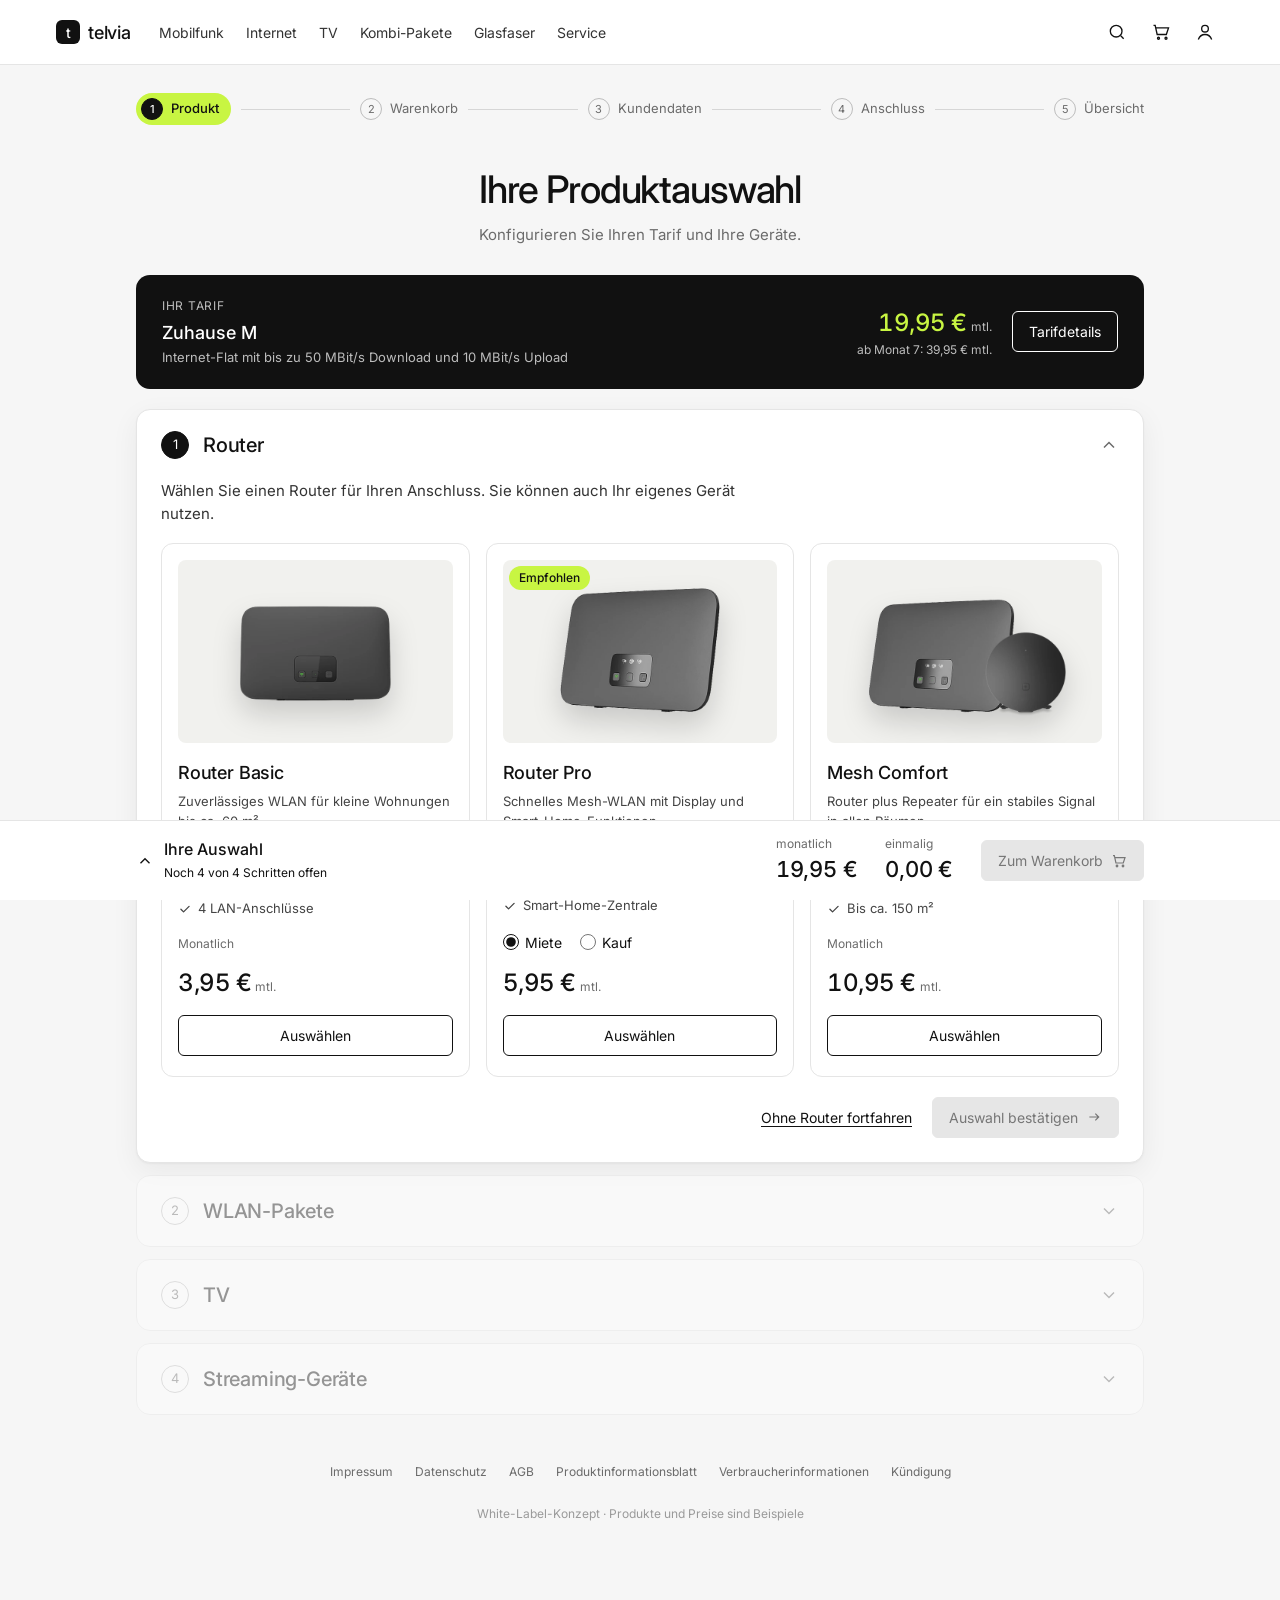
<file: works/configurator-prototype.html>
<!doctype html>
<html lang="de">
<head>
<meta charset="utf-8">
<meta name="viewport" content="width=device-width, initial-scale=1, viewport-fit=cover">
<title>Telvia Configurator</title>
<meta name="claude:viewport-fit-sides" content="cover">
<link rel="preconnect" href="https://fonts.googleapis.com">
<link rel="stylesheet" href="https://fonts.googleapis.com/css2?family=Inter:wght@400;500&display=swap">
<style>
/* Layout: single-column checkout flow, 1040px column, sticky price bar. Deliberately light-only: it is a product UI prototype. */
:root{
  color-scheme:light;
  --ink:#111111; --ink-2:#6B6B6B; --ink-3:#9A9A9A;
  --page:#F6F6F6; --surface:#FFFFFF; --line:#E5E5E5; --line-2:#BDBDBD;
  --lime:#C8F542; --lime-hover:#B9E632; --stage:#F1F1EE;
  --font:'Inter',ui-sans-serif,system-ui,-apple-system,'Segoe UI',Roboto,Arial,sans-serif;
  --r-card:10px; --r-btn:6px;
  --gutter-l:max(16px, env(safe-area-inset-left, 0px));
  --gutter-r:max(16px, env(safe-area-inset-right, 0px));
}
*{box-sizing:border-box}
html,body{background:var(--page);color:var(--ink)}
body{margin:0;font-family:var(--font);font-size:15px;line-height:1.5;-webkit-font-smoothing:antialiased;padding-bottom:96px}
button{font:inherit;color:inherit;cursor:pointer}
h1,h2,h3{font-weight:500;margin:0;text-wrap:balance}
.num{font-variant-numeric:tabular-nums}
:focus-visible{outline:2px solid var(--ink);outline-offset:2px}
.wrap{max-width:1040px;margin:0 auto;padding-left:var(--gutter-l);padding-right:var(--gutter-r)}

/* header */
.hdr{background:var(--surface);border-bottom:1px solid var(--line);position:sticky;top:env(safe-area-inset-top,0px);z-index:20}
.hdr .wrap{display:flex;align-items:center;gap:28px;height:64px;max-width:1200px}
.logo{display:flex;align-items:center;gap:8px;font-weight:500;font-size:18px;letter-spacing:-.01em}
.logo i{width:24px;height:24px;border-radius:6px;background:var(--ink);color:#fff;display:grid;place-items:center;font-style:normal;font-size:14px}
.nav{display:flex;gap:22px;font-size:14px;color:#333}
.nav a{color:inherit;text-decoration:none}
.nav a:hover{color:var(--ink)}
.hdr-ic{margin-left:auto;display:flex;gap:6px}
.ic-btn{width:38px;height:38px;border:0;background:none;border-radius:8px;display:grid;place-items:center}
.ic-btn:hover{background:var(--page)}
.ic-btn svg{width:20px;height:20px}
.menu-btn{display:none}

/* stepper */
.stepper{display:flex;align-items:center;gap:10px;margin:28px 0 8px;font-size:13px;color:var(--ink-2);list-style:none;padding:0}
.stepper li{display:flex;align-items:center;gap:8px;white-space:nowrap}
.stepper .sep{flex:1;height:1px;background:#D6D6D6;min-width:12px}
.stepper .n{width:22px;height:22px;border-radius:50%;border:1px solid var(--line-2);display:grid;place-items:center;font-size:11px}
.stepper .on{background:var(--lime);color:var(--ink);padding:5px 12px 5px 5px;border-radius:99px;font-weight:500}
.stepper .on .n{background:var(--ink);border-color:var(--ink);color:#fff}
.stepper .done .n{background:var(--ink);border-color:var(--ink);color:var(--lime)}
.step-mobile{display:none;font-size:13px;color:var(--ink-2);margin:20px 0 4px}
.step-mobile b{font-weight:500;color:var(--ink)}
.step-bar{height:4px;background:#E2E2E2;border-radius:99px;margin-top:8px;overflow:hidden}
.step-bar span{display:block;height:100%;background:var(--ink);border-radius:99px;transition:width .3s}

.title{text-align:center;margin:36px 0 28px}
.title h1{font-size:38px;letter-spacing:-.03em}
.title p{margin:6px 0 0;color:var(--ink-2)}

/* tariff card */
.tariff{background:var(--ink);color:#fff;border-radius:14px;padding:22px 26px;display:flex;align-items:center;gap:20px;flex-wrap:wrap}
.tariff .info{flex:1;min-width:200px}
.tariff h2{font-size:18px}
.tariff .sub{font-size:13px;color:#BDBDBD;margin-top:2px}
.tariff .eyebrow{font-size:12px;color:#BDBDBD;letter-spacing:.06em;text-transform:uppercase;margin-bottom:4px}
.tariff .big{color:var(--lime)}
.tariff .mtl,.tariff .fine{color:#BDBDBD}
.tariff .btn{border-color:#fff;color:#fff}
.tariff .btn:hover{background:#2A2A2A}
.tariff :focus-visible{outline-color:var(--lime)}
.tariff .price{text-align:right}
.big{font-size:24px;font-weight:500;letter-spacing:-.02em}
.mtl{font-size:12px;color:var(--ink-2);font-weight:400}
.fine{font-size:12px;color:var(--ink-2)}
.tariff-details{flex-basis:100%;border-top:1px solid #333;padding-top:14px;font-size:13px;color:#BDBDBD;display:grid;grid-template-columns:repeat(auto-fit,minmax(180px,1fr));gap:8px 20px}
.tariff-details b{display:block;color:#fff;font-weight:500}

/* buttons */
.btn{border:1px solid var(--ink);background:transparent;border-radius:var(--r-btn);padding:9px 16px;font-size:14px;display:inline-flex;align-items:center;justify-content:center;gap:8px;transition:background .15s}
.btn:hover{background:#F0F0F0}
.btn svg{width:16px;height:16px}
.btn-primary{background:var(--lime);border-color:var(--lime);font-weight:500}
.btn-primary:hover{background:var(--lime-hover);border-color:var(--lime-hover)}
.btn-dark{background:var(--ink);border-color:var(--ink);color:#fff;font-weight:500}
.btn-dark:hover{background:#333;border-color:#333}
.btn:disabled,.btn[aria-disabled="true"]{background:#E6E6E6;border-color:#E6E6E6;color:#767676;cursor:not-allowed;font-weight:400}
.sec-hint{font-size:13px;color:var(--ink-2);margin-right:auto}
.bar-toggle small.todo{color:var(--ink)}
.nudge{animation:ng .45s}
@keyframes ng{0%,100%{transform:none}25%{transform:translateX(-4px)}75%{transform:translateX(4px)}}
.link{background:none;border:0;padding:0;text-decoration:underline;text-underline-offset:3px;font-size:14px}
.link-sm{font-size:13px;color:var(--ink);background:none;border:0;padding:0;text-decoration:underline;text-underline-offset:3px}

/* accordion */
.acc{margin-top:20px;display:grid;gap:12px}
.sec{background:var(--surface);border:1px solid var(--line);border-radius:14px;padding:0 24px;transition:box-shadow .2s,opacity .2s}
.sec.open{box-shadow:0 1px 2px rgba(17,17,17,.04),0 8px 28px rgba(17,17,17,.06)}
.sec:not(.open):not(.done){opacity:.42;pointer-events:none}
.sec-h{width:100%;display:flex;align-items:center;gap:14px;padding:20px 0;background:none;border:0;text-align:left}
.sec-h .n{width:28px;height:28px;flex:none;border-radius:50%;border:1px solid var(--line-2);display:grid;place-items:center;font-size:13px;color:var(--ink-2)}
.sec.open .sec-h .n{background:var(--ink);border-color:var(--ink);color:#fff}
.sec.done .sec-h .n{background:var(--ink);border-color:var(--ink);color:var(--lime)}
.sec-h .status{font-size:13px;color:var(--ink-2);white-space:nowrap}
.sec-done-h{display:flex;align-items:center;gap:14px;padding:20px 0 14px}
.sec-done-h .n{width:28px;height:28px;flex:none;border-radius:50%;background:var(--ink);color:var(--lime);display:grid;place-items:center}
.sec-done-h .n svg{width:18px;height:18px}
.sec-done-h h2{font-size:20px;flex:1;letter-spacing:-.01em}
.change{background:none;border:0;padding:4px 0;display:inline-flex;align-items:center;gap:6px;font-size:14px;font-weight:500;text-decoration:underline;text-underline-offset:3px}
.change svg{width:15px;height:15px}
.picked{background:var(--surface);border:1px solid var(--line);border-radius:var(--r-card);padding:16px;display:flex;gap:20px;align-items:stretch;margin-bottom:22px}
.picked .th{width:120px;flex:none;aspect-ratio:1;border-radius:10px;background:var(--stage);display:grid;place-items:center;overflow:hidden;color:#9A9A9A}
.picked .th img{width:100%;height:100%;object-fit:contain;transform:scale(1.25);filter:drop-shadow(0 6px 6px rgba(0,0,0,.15))}
.picked .th svg{width:40px;height:40px}
.picked .pi{flex:1;min-width:0;display:flex;flex-direction:column}
.picked .pi .nm{font-size:16px}
.picked .pi .nm b{font-weight:500}
.picked .pi .fine{margin-top:4px}
.picked .pi .pp{margin-top:auto;align-self:flex-end;text-align:right;padding-top:12px}
.picked.empty{color:var(--ink-2);font-size:14px;padding:14px 16px}
.kombi{background:var(--surface);border:1px solid var(--line);border-radius:var(--r-card);padding:22px}
.kombi h3{font-size:18px;margin-bottom:12px}
.chk{display:flex;align-items:center;gap:10px;cursor:pointer;font-size:15px}
.chk input,.radios input{accent-color:var(--ink);width:18px;height:18px;margin:0}
.kombi .q{margin:18px 0 10px;font-size:14px;color:#333}
.radios{display:flex;flex-wrap:wrap;gap:12px 28px;font-size:14px}
.radios label{display:flex;align-items:center;gap:8px;cursor:pointer}
.benefits{list-style:none;padding:0;margin:18px 0 0;display:grid;gap:6px;font-size:14px}
.benefits li{display:flex;gap:8px;align-items:center}
.benefits svg{width:16px;height:16px;flex:none;background:var(--lime);border-radius:50%;padding:2px}
.hint{margin-top:16px;font-size:14px;color:#444;background:#F4F4F4;border-radius:8px;padding:10px 12px}
.details-link{align-self:flex-start;background:none;border:0;padding:0;font-size:13px;text-decoration:underline;text-underline-offset:3px;margin:0 0 12px;color:var(--ink)}
.modal-bg{position:fixed;inset:0;background:rgba(17,17,17,.45);z-index:50;display:grid;place-items:center;padding:16px}
.modal{background:var(--surface);border-radius:12px;max-width:560px;width:100%;max-height:85vh;overflow:auto;padding:24px;position:relative}
.modal .x{position:absolute;top:12px;right:12px}
.modal .mimg{aspect-ratio:3/2;max-width:100%;background:var(--stage);border-radius:8px;overflow:hidden;margin-bottom:16px;display:grid;place-items:center;color:#9A9A9A}
.modal .mimg img{width:100%;height:100%;object-fit:contain}
.modal .mimg svg{width:56px;height:56px}
.modal h3{font-size:20px}
.specs{display:grid;grid-template-columns:auto 1fr;gap:8px 20px;margin:16px 0 0;font-size:14px}
.specs dt{color:var(--ink-2)}
.specs dd{margin:0}
.sec-h .n svg{width:18px;height:18px}
.n svg path{stroke-width:3.2}
.sec-h .t{flex:1;min-width:0}
.sec-wrap{margin:0;font-size:inherit;font-weight:inherit}
.sec-h .tt{font-size:20px;font-weight:500;letter-spacing:-.01em}
.sec-h .sum{display:block;font-size:13px;color:var(--ink-2);margin-top:2px}
.sec-h .chev{width:20px;height:20px;color:var(--ink-2);transition:transform .2s}
.sec.open .sec-h .chev{transform:rotate(180deg)}
.sec-b{padding:0 0 24px}
.sec.done .picked{border:0;padding:0 0 22px;margin:0}
.sec.done .picked.empty{padding:0 0 22px 42px}
.sec-b>p{margin:0 0 18px;color:#333;max-width:65ch}

/* tiles */
.tiles{display:grid;grid-template-columns:repeat(3,minmax(0,1fr));gap:16px}
.tile{position:relative;background:var(--surface);border:1px solid var(--line);border-radius:12px;padding:16px 16px 20px;display:flex;flex-direction:column;cursor:pointer;transition:border-color .15s,box-shadow .2s,transform .2s}
.tile:hover{border-color:#BDBDBD;box-shadow:0 10px 30px rgba(17,17,17,.08)}
.tile.sel{border:2px solid var(--ink);padding:15px 15px 19px}
.badge{position:absolute;top:22px;left:22px;z-index:1;background:var(--lime);color:var(--ink);font-size:12px;font-weight:500;padding:3px 10px;border-radius:99px}
.tile .img{aspect-ratio:3/2;max-width:100%;border-radius:8px;background:var(--stage);display:grid;place-items:center;overflow:hidden}
.tile .img img{width:100%;height:100%;object-fit:contain;filter:drop-shadow(0 14px 14px rgba(0,0,0,.16));transition:transform .35s}
.tile:hover .img img{transform:scale(1.04)}
.tvv{width:100%;height:100%;background:var(--ink);color:#fff;display:flex;flex-direction:column;align-items:center;justify-content:center;gap:6px;container-type:inline-size}
.tvv .wm{display:flex;align-items:center;gap:8px;font-size:clamp(14px,9cqw,26px);font-weight:500;letter-spacing:-.02em}
.tvv .wm i{width:.62em;height:.62em;border-radius:50%;background:var(--lime)}
.tvv .tier{font-size:clamp(10px,4.5cqw,13px);color:var(--lime);letter-spacing:.08em;text-transform:uppercase}
.tile .img.ph{background:#F2F2F2;color:#9A9A9A}
.tile .img.ph svg{width:44px;height:44px}
.tile h3{font-size:18px;margin-top:16px;letter-spacing:-.01em}
.tile .desc{font-size:13px;color:#444;margin:6px 0 10px;flex:1}
.tile .feat{list-style:none;padding:0;margin:0 0 12px;font-size:13px;color:#444;display:grid;gap:4px}
.tile .feat li{display:flex;gap:6px;align-items:flex-start}
.tile .feat svg{width:14px;height:14px;flex:none;margin-top:3px}
.mode{display:flex;gap:18px;margin:4px 0 8px;font-size:14px}
.mode label{display:flex;align-items:center;gap:6px;cursor:pointer}
.mode input{accent-color:var(--ink);width:16px;height:16px;margin:0}
.tile .pr{margin:4px 0 14px}
.tile .pick{width:100%}
.tile.sel .pick{font-weight:500}

.sec-actions{display:flex;justify-content:flex-end;align-items:center;gap:20px;margin-top:20px;flex-wrap:wrap}

/* sticky bar */
.bar{position:fixed;left:0;right:0;bottom:0;z-index:30;background:var(--surface);border-top:1px solid var(--line);padding-bottom:env(safe-area-inset-bottom,0px)}
.bar .wrap{display:flex;align-items:center;gap:28px;padding-top:14px;padding-bottom:14px}
.bar-toggle{display:flex;align-items:center;gap:10px;background:none;border:0;padding:0;text-align:left;flex:1;min-width:0}
.bar-toggle svg{width:18px;height:18px;transition:transform .2s;flex:none}
.bar.exp .bar-toggle svg{transform:rotate(180deg)}
.bar-toggle b{display:block;font-weight:500;font-size:16px}
.bar-toggle small{font-size:12px;color:var(--ink-2)}
.tot small{display:block;font-size:12px;color:var(--ink-2)}
.tot .v{font-size:22px;font-weight:500;letter-spacing:-.01em}
.flash{animation:fl .5s}
@keyframes fl{0%{background:var(--lime)}100%{background:transparent}}
.bar-detail{border-bottom:1px solid var(--line);max-height:50vh;overflow:auto}
.bar-detail .wrap{display:block;padding-top:16px;padding-bottom:16px}
.lines{display:grid;gap:8px;font-size:14px}
.line{display:grid;grid-template-columns:1fr auto auto;gap:24px}
.line span:nth-child(2),.line span:nth-child(3){text-align:right;min-width:90px}
.line.head{font-size:12px;color:var(--ink-2)}
.line.sumrow{border-top:1px solid var(--line);padding-top:8px;font-weight:500}

/* cart view */
.cart{background:var(--surface);border:1px solid var(--line);border-radius:var(--r-card);padding:24px;margin-top:8px}
.cart h2{font-size:20px;margin-bottom:16px}
.cart .lines{font-size:15px}
.cart-actions{display:flex;justify-content:space-between;gap:16px;margin-top:24px;flex-wrap:wrap}

.foot{margin:48px 0 24px;display:flex;flex-wrap:wrap;justify-content:center;gap:8px 22px;font-size:12px;color:var(--ink-2)}
.note{margin-top:8px;text-align:center;font-size:12px;color:var(--ink-3)}

@media (max-width:860px){
  .nav{display:none}
  .menu-btn{display:grid}
  .stepper{display:none}
  .step-mobile{display:block}
  .tiles{grid-template-columns:repeat(2,minmax(0,1fr))}
}
@media (max-width:560px){
  body{padding-bottom:140px}
  .title{margin:24px 0 20px}
  .title h1{font-size:26px}
  .tariff{padding:18px}
  .sec{padding:0 16px}
  .sec.done .picked.empty{padding-left:0}
  .tariff .price{text-align:left}
  .sec-h .tt,.sec-done-h h2{font-size:18px}
  .tiles{grid-template-columns:1fr}
  .picked{gap:14px;padding:12px}
  .picked .th{width:84px}
  .kombi{padding:16px}
  .sec-h .status{display:none}
  .sec-actions{justify-content:stretch;flex-direction:column-reverse;align-items:stretch;gap:14px}
  .sec-actions .btn{width:100%}
  .sec-actions .link{align-self:center}
  .sec-hint{margin:0;text-align:center}
  .bar .wrap{flex-wrap:wrap;gap:10px 20px;padding-top:10px;padding-bottom:12px}
  .bar-toggle{flex-basis:100%}
  .bar .tot .v{font-size:18px}
  .bar .btn-primary{margin-left:auto}
  .line{gap:12px}
  .line span:nth-child(2),.line span:nth-child(3){min-width:70px}
}
@media (prefers-reduced-motion:reduce){*{transition:none!important;animation:none!important}}
</style>
</head>
<body>


<header class="hdr">
  <div class="wrap">
    <div class="logo"><i>t</i>telvia</div>
    <nav class="nav" aria-label="Hauptnavigation"><a href="#">Mobilfunk</a><a href="#">Internet</a><a href="#">TV</a><a href="#">Kombi-Pakete</a><a href="#">Glasfaser</a><a href="#">Service</a></nav>
    <div class="hdr-ic">
      <button class="ic-btn" aria-label="Suche"><svg viewBox="0 0 24 24" fill="none" stroke="currentColor" stroke-width="1.6"><circle cx="11" cy="11" r="7"/><path d="m20 20-3.5-3.5"/></svg></button>
      <button class="ic-btn" aria-label="Warenkorb"><svg viewBox="0 0 24 24" fill="none" stroke="currentColor" stroke-width="1.6"><path d="M3 4h2l2.4 11h11L21 7H6"/><circle cx="9" cy="19.5" r="1.2"/><circle cx="18" cy="19.5" r="1.2"/></svg></button>
      <button class="ic-btn" aria-label="Konto"><svg viewBox="0 0 24 24" fill="none" stroke="currentColor" stroke-width="1.6"><circle cx="12" cy="8" r="4"/><path d="M4 21c1.5-4 4.5-6 8-6s6.5 2 8 6"/></svg></button>
      <button class="ic-btn menu-btn" aria-label="Menü"><svg viewBox="0 0 24 24" fill="none" stroke="currentColor" stroke-width="1.6"><path d="M4 7h16M4 12h16M4 17h16"/></svg></button>
    </div>
  </div>
</header>

<main class="wrap" id="main">
  <ol class="stepper" id="stepper" aria-label="Bestellfortschritt"></ol>
  <div class="step-mobile" id="stepMobile"></div>
  <div id="view"></div>
  <div class="foot"><span>Impressum</span><span>Datenschutz</span><span>AGB</span><span>Produktinformationsblatt</span><span>Verbraucherinformationen</span><span>Kündigung</span></div>
  <p class="note">White-Label-Konzept · Produkte und Preise sind Beispiele</p>
</main>

<div class="bar" id="bar">
  <div class="bar-detail" id="barDetail" hidden><div class="wrap"><div class="lines" id="barLines"></div></div></div>
  <div class="wrap">
    <button class="bar-toggle" id="barToggle" aria-expanded="false" aria-controls="barDetail">
      <svg viewBox="0 0 24 24" fill="none" stroke="currentColor" stroke-width="1.8"><path d="m6 15 6-6 6 6"/></svg>
      <span><b>Ihre Auswahl</b><small id="barSub">inkl. MwSt. · Details anzeigen</small></span>
    </button>
    <div class="tot"><small>monatlich</small><span class="v num" id="totM">19,95 €</span></div>
    <div class="tot"><small>einmalig</small><span class="v num" id="totO">0,00 €</span></div>
    <button class="btn btn-primary" id="toCart" aria-describedby="barSub">Zum Warenkorb <svg viewBox="0 0 24 24" fill="none" stroke="currentColor" stroke-width="1.8"><path d="M3 4h2l2.4 11h11L21 7H6"/><circle cx="9" cy="19.5" r="1.2"/><circle cx="18" cy="19.5" r="1.2"/></svg></button>
  </div>
</div>

<div id="modalHost"></div>
<script>
const IMG = {"front": "[data-uri]", "router": "[data-uri]", "mesh": "[data-uri]", "rep1": "[data-uri]", "rep2": "[data-uri]", "tv": "[data-uri]", "stick": "[data-uri]"};
const ICON = {
  check:'<svg viewBox="0 0 24 24" fill="none" stroke="currentColor" stroke-width="2.2" stroke-linecap="round" stroke-linejoin="round"><path d="m5 12.5 4.5 4.5L19 7.5"/></svg>',
  chev:'<svg class="chev" viewBox="0 0 24 24" fill="none" stroke="currentColor" stroke-width="1.8"><path d="m6 9 6 6 6-6"/></svg>',
  arrow:'<svg viewBox="0 0 24 24" fill="none" stroke="currentColor" stroke-width="1.8"><path d="M5 12h14m-5-5 5 5-5 5"/></svg>',
  pen:'<svg viewBox="0 0 24 24" fill="none" stroke="currentColor" stroke-width="1.8" stroke-linecap="round" stroke-linejoin="round"><path d="M4 20h4L19 9l-4-4L4 16z"/><path d="M14 6l4 4"/></svg>',
  x:'<svg viewBox="0 0 24 24" fill="none" stroke="currentColor" stroke-width="1.8"><path d="M6 6l12 12M18 6 6 18"/></svg>',
  app:'<svg viewBox="0 0 24 24" fill="none" stroke="currentColor" stroke-width="1.4"><rect x="3" y="5" width="18" height="12" rx="2"/><path d="M8 21h8M12 17v4"/><path d="m10.5 9 4 2-4 2z"/></svg>',
  combo:'<svg viewBox="0 0 24 24" fill="none" stroke="currentColor" stroke-width="1.4"><rect x="2.5" y="6" width="11" height="8" rx="1.5"/><rect x="15" y="4" width="6.5" height="13" rx="1.5"/><path d="M17.5 14.5h1.5M6 18h4"/></svg>'
};
const TARIFF = {name:'Zuhause M', m:19.95};
const KOMBI_DISCOUNT = 5;

const SECTIONS = [
  {id:'router', title:'Router', label:'Ihr neues Gerät', ship:true, skip:'Ohne Router fortfahren', skipSum:'Kein Router ausgewählt · Sie nutzen Ihr eigenes Gerät.',
   intro:'Wählen Sie einen Router für Ihren Anschluss. Sie können auch Ihr eigenes Gerät nutzen.',
   items:[
    {id:'basic', name:'Router Basic', desc:'Zuverlässiges WLAN für kleine Wohnungen bis ca. 60 m².', feat:['Wi-Fi 6','4 LAN-Anschlüsse'], m:3.95, img:'front',
     specs:{'WLAN':'Wi-Fi 6, 2,4 und 5 GHz','Anschlüsse':'4× Gigabit-LAN, 1× USB','Telefonie':'2 analoge Anschlüsse','Maße':'22 × 16 × 4 cm'}},
    {id:'pro', name:'Router Pro', desc:'Schnelles Mesh-WLAN mit Display und Smart-Home-Funktionen.', feat:['Wi-Fi 6 Mesh','Smart-Home-Zentrale'], m:5.95, buy:199.99, img:'router', badge:'Empfohlen',
     specs:{'WLAN':'Wi-Fi 6 Mesh, bis 3 Gbit/s','Anschlüsse':'4× Gigabit-LAN, 1× WAN, 2× USB','Smart Home':'DECT ULE, Zigbee','Display':'Status- und Gastzugang-Anzeige'}},
    {id:'mesh', name:'Mesh Comfort', desc:'Router plus Repeater für ein stabiles Signal in allen Räumen.', feat:['Router Pro + 1 Repeater','Bis ca. 150 m²'], m:10.95, img:'mesh',
     specs:{'Lieferumfang':'Router Pro und 1 Repeater','WLAN':'Wi-Fi 6 Mesh','Reichweite':'bis ca. 150 m²','Einrichtung':'Automatische Kopplung per Taste'}}
   ]},
  {id:'wlan', title:'WLAN-Pakete', label:'Ihr WLAN-Paket', ship:true, skip:'Ohne WLAN-Paket fortfahren', skipSum:'Kein WLAN-Paket ausgewählt.',
   intro:'Erweitern Sie Ihr WLAN in schwer erreichbare Räume.',
   items:[
    {id:'ws', name:'WLAN-Paket S', desc:'Ein Repeater für eine zusätzliche Etage oder einen entfernten Raum.', feat:['1 Repeater','Wi-Fi 6'], m:3.95, img:'rep1',
     specs:{'Lieferumfang':'1 Repeater','WLAN':'Wi-Fi 6','Reichweite':'+ ca. 50 m²','Laufzeit':'monatlich kündbar'}},
    {id:'wm', name:'WLAN-Paket M', desc:'Ein Repeater mit Einrichtung vor Ort durch unseren Techniker.', feat:['1 Repeater','Installation vor Ort'], m:5.95, img:'rep1', badge:'Beliebt',
     specs:{'Lieferumfang':'1 Repeater','Service':'Einrichtung und WLAN-Messung vor Ort','Reichweite':'+ ca. 50 m²','Laufzeit':'monatlich kündbar'}},
    {id:'wl', name:'WLAN-Paket L', desc:'Zwei Repeater für Häuser mit mehreren Etagen.', feat:['2 Repeater','Installation vor Ort'], m:9.95, img:'rep2',
     specs:{'Lieferumfang':'2 Repeater','Service':'Einrichtung und WLAN-Messung vor Ort','Reichweite':'+ ca. 100 m²','Laufzeit':'monatlich kündbar'}}
   ]},
  {id:'tv', title:'TV', label:'Ihr TV-Paket', ship:false, skip:'Ohne TV fortfahren', skipSum:'Kein TV-Paket ausgewählt.',
   intro:'Fernsehen über Ihren Internetanschluss, live und auf Abruf.',
   items:[
    {id:'tvflex', name:'TV Flex', desc:'Über 50 Sender in HD in der App auf Smart-TV, Handy und Tablet.', feat:['Über 50 HD-Sender','24 Std. Cloud-Speicher','Monatlich kündbar'], m:10.00, visual:'Flex',
     specs:{'Sender':'über 50 in HD','Aufnahme':'24 Std. Cloud-Speicher','Geräte':'bis zu 3 gleichzeitig','Laufzeit':'monatlich kündbar'}},
    {id:'tvsmart', name:'TV Smart', desc:'Über 50 HD-Sender, Mediathek und ein Serien-Paket inklusive.', feat:['Über 50 HD-Sender','Serien-Paket inklusive','50 Std. Cloud-Speicher'], m:15.00, visual:'Smart', badge:'Empfohlen',
     specs:{'Sender':'über 50 in HD','Extras':'Serien-Paket inklusive','Aufnahme':'50 Std. Cloud-Speicher','Laufzeit':'24 Monate'}},
    {id:'tvsmartflex', name:'TV Smart Flex', desc:'TV, Filme und Serien mit Serien-Paket. Flexibel und monatlich kündbar.', feat:['Über 50 HD-Sender','Serien-Paket inklusive','Monatlich kündbar'], m:20.00, visual:'Smart Flex',
     specs:{'Sender':'über 50 in HD','Extras':'Serien-Paket inklusive','Aufnahme':'50 Std. Cloud-Speicher','Laufzeit':'monatlich kündbar'}}
   ]},
  {id:'stream', title:'Streaming-Geräte', label:'Ihr neues Gerät', ship:true, skip:'Ohne Streaming-Gerät fortfahren', skipSum:'Kein Streaming-Gerät ausgewählt.',
   intro:'Machen Sie jeden Fernseher mit HDMI zum Smart-TV.',
   items:[
    {id:'box', name:'TV Box', desc:'Leistungsstarker Receiver für das beste TV-Erlebnis.', feat:['4K HDR','Sprachfernbedienung'], m:5.00, buy:119.99, img:'tv',
     specs:{'Auflösung':'4K UHD, HDR10, Dolby Vision','Speicher':'16 GB','Anschlüsse':'HDMI 2.1, LAN, USB','Fernbedienung':'Bluetooth mit Sprachsteuerung'}},
    {id:'stick', name:'Streaming-Stick', desc:'Einfach per HDMI an den Fernseher anschließen und über WLAN streamen.', feat:['4K HDR','Für zuhause und unterwegs'], m:0, once:59.00, img:'stick',
     specs:{'Auflösung':'4K UHD, HDR10','Verbindung':'WLAN Wi-Fi 6','Anschluss':'HDMI, Strom per USB-C','Fernbedienung':'Bluetooth mit Sprachsteuerung'}}
   ]}
];

const state = { open:'router', done:{}, sel:{}, mode:{pro:'rent', box:'rent'}, view:'config', tariffOpen:false, barOpen:false, modal:null,
  kombi:{on:false, type:null} };
SECTIONS.forEach(s=>state.sel[s.id]=null);

const fmt = n => n.toLocaleString('de-DE',{minimumFractionDigits:2,maximumFractionDigits:2})+' €';
const sec = id => SECTIONS.find(s=>s.id===id);
const find = (sid,iid) => sec(sid).items.find(i=>i.id===iid);
const hasChoice = s => s.kombi ? (state.kombi.on && !!state.kombi.type) : !!state.sel[s.id];
const openSteps = () => SECTIONS.filter(s=>!state.done[s.id]);
const kombiActive = () => state.kombi.on && state.kombi.type==='postpaid';
function itemCost(it){
  if(it.buy && state.mode[it.id]==='buy') return {m:0,o:it.buy};
  return {m:it.m||0, o:it.once||0};
}
function modeLabel(it){ return it.buy ? (state.mode[it.id]==='buy'?' (Kauf)':' (Miete)') : ''; }
function lines(){
  const L=[{name:TARIFF.name+' (Monat 1–6)', m:TARIFF.m, o:0},{name:'Bereitstellung', m:0, o:0, zero:true}];
  SECTIONS.forEach(s=>{ if(s.kombi||!state.sel[s.id]) return;
    const it=find(s.id,state.sel[s.id]), c=itemCost(it); L.push({name:it.name+modeLabel(it), m:c.m, o:c.o}); });
  if(kombiActive()) L.push({name:'Kombi-Vorteil', m:-KOMBI_DISCOUNT, o:0});
  return L;
}
function totals(){ return lines().reduce((a,l)=>({m:a.m+l.m,o:a.o+l.o}),{m:0,o:0}); }
const priceText = n => (n<0?'− '+fmt(-n):fmt(n));

function priceHTML(it){
  const c=itemCost(it);
  if(c.o && !c.m) return `<span class="big num">${fmt(c.o)}</span> <span class="mtl">einmalig</span>`;
  return `<span class="big num">${fmt(c.m)}</span> <span class="mtl">mtl.</span>`;
}
function media(it){ if(it.visual) return `<div class="tvv"><span class="wm"><i></i>telvia tv</span><span class="tier">${it.visual}</span></div>`; return it.img ? `<img src="${IMG[it.img]}" alt="">` : ICON[it.icon]; }

function tileHTML(s,it){
  const sel = state.sel[s.id]===it.id;
  const mode = it.buy ? `<div class="mode" role="radiogroup" aria-label="Miete oder Kauf">
      <label><input type="radio" name="mode-${it.id}" id="mode-${it.id}-rent" value="rent" ${state.mode[it.id]!=='buy'?'checked':''}> Miete</label>
      <label><input type="radio" name="mode-${it.id}" id="mode-${it.id}-buy" value="buy" ${state.mode[it.id]==='buy'?'checked':''}> Kauf</label></div>`
    : `<div class="fine" style="margin-top:4px;margin-bottom:8px">${it.once?'Kauf':'Monatlich'}</div>`;
  return `<div class="tile ${sel?'sel':''}" data-s="${s.id}" data-i="${it.id}">
    ${it.badge?`<span class="badge">${it.badge}</span>`:''}
    <div class="img ${it.visual?'brand':''}">${media(it)}</div>
    <h3 id="n-${it.id}">${it.name}</h3>
    <p class="desc">${it.desc}</p>
    <button class="details-link" data-details="${s.id}:${it.id}">Gerätedetails</button>
    <ul class="feat">${it.feat.map(f=>`<li>${ICON.check}${f}</li>`).join('')}</ul>
    ${mode}
    <div class="pr">${priceHTML(it)}</div>
    <button class="btn pick" aria-pressed="${sel}" aria-describedby="n-${it.id}">${sel?ICON.check.replace('<svg','<svg aria-hidden="true"')+' Ausgewählt':'Auswählen'}</button>
  </div>`;
}

function pickedCard(s){
  if(s.kombi){
    if(!state.kombi.on) return `<div class="picked empty">Kein Kombi-Vorteil ausgewählt.</div>`;
    if(!kombiActive()) return `<div class="picked empty">${state.kombi.type==='prepaid'?'Prepaid-Tarif':'Business-Tarif'}: Für diesen Tarif gibt es keinen Kombi-Vorteil.</div>`;
    return `<div class="picked"><div class="th">${ICON.combo}</div><div class="pi">
      <div class="nm">Ihr Vorteil: <b>Kombi-Vorteil Mobilfunk</b></div>
      <div class="fine">5 € monatlich sparen · Doppeltes Datenvolumen · Flat in alle dt. Mobilfunknetze</div>
      <div class="pp"><span class="big num">− ${fmt(KOMBI_DISCOUNT)}</span> <span class="mtl">mtl.</span></div></div></div>`;
  }
  const id=state.sel[s.id];
  if(!id) return `<div class="picked empty">${s.skipSum}</div>`;
  const it=find(s.id,id);
  return `<div class="picked"><div class="th">${media(it)}</div><div class="pi">
    <div class="nm">${s.label}: <b>${it.name}${modeLabel(it)}</b></div>
    <div class="fine">${s.ship?'Lieferzeit: 1–4 Werktage':'Sofort nach Freischaltung nutzbar'}</div>
    <div class="pp">${priceHTML(it)}</div></div></div>`;
}

function kombiBody(){
  const k=state.kombi;
  return `<div class="kombi">
    <h3>Als Mobilfunkkunde mit Vorteilen sparen</h3>
    <label class="chk"><input type="checkbox" id="kombiOn" ${k.on?'checked':''}> Ich bin telvia Mobilfunkkunde</label>
    ${k.on?`<p class="q">Bitte wählen Sie Ihren aktuellen Mobilfunktarif.</p>
    <div class="radios" role="radiogroup" aria-label="Mobilfunktarif">
      ${[['postpaid','Mobilfunk-Tarif mit Laufzeit'],['prepaid','Prepaid-Tarif'],['business','Business-Tarif']].map(([v,t])=>
        `<label><input type="radio" name="kombiType" id="kombi-${v}" value="${v}" ${k.type===v?'checked':''}> ${t}</label>`).join('')}
    </div>
    ${k.type==='postpaid'
      ? `<ul class="benefits"><li>${ICON.check}5 € monatlich sparen</li><li>${ICON.check}Doppeltes Datenvolumen</li><li>${ICON.check}Flat vom Festnetz in alle dt. Mobilfunknetze</li></ul>`
      : `<p class="hint">Für ${k.type==='prepaid'?'Prepaid-Tarife':'Business-Tarife'} ist der Kombi-Vorteil nicht verfügbar. Sie können ohne Auswahl fortfahren.</p>`}`:''}
  </div>`;
}

function renderStepper(){
  const steps=['Produkt','Warenkorb','Kundendaten','Anschluss','Übersicht'];
  const cur = state.view==='config'?0:1;
  document.getElementById('stepper').innerHTML = steps.map((t,i)=>{
    const cls = i===cur?'on':(i<cur?'done':'');
    const n = i<cur?ICON.check.replace('<svg','<svg width="14" height="14"'):(i+1);
    return (i?'<li class="sep" aria-hidden="true"></li>':'')+`<li class="${cls}" ${i===cur?'aria-current="step"':''}><span class="n">${n}</span>${t}</li>`;
  }).join('');
  document.getElementById('stepMobile').innerHTML = `Schritt ${cur+1} von 5 · <b>${steps[cur]}</b><div class="step-bar"><span style="width:${(cur+1)*20}%"></span></div>`;
}

function sectionHTML(s,idx){
  const open = state.open===s.id, done=state.done[s.id];
  if(done && !open){
    return `<section class="sec done" id="sec-${s.id}">
      <div class="sec-done-h"><span class="n">${ICON.check}</span><h2>${s.title}</h2>
        <button class="change" data-open="${s.id}">Auswahl ändern ${ICON.pen}</button></div>
      ${pickedCard(s)}
    </section>`;
  }
  const status = s.kombi && kombiActive() ? '<span class="status">Vorteil gesichert</span>' : '';
  const isLast = idx===SECTIONS.length-1;
  return `<section class="sec ${open?'open':''}" id="sec-${s.id}">
    <h2 class="sec-wrap"><button class="sec-h" data-open="${s.id}" aria-expanded="${open}" aria-controls="body-${s.id}">
      <span class="n">${idx+1}</span><span class="t"><span class="tt">${s.title}</span></span>${status}${ICON.chev}
    </button></h2>
    ${open?`<div class="sec-b" id="body-${s.id}">
      ${s.kombi?`<p>Kombinieren Sie Festnetz und Mobilfunk und profitieren Sie von den Vorteilen.</p>${kombiBody()}`
        :`<p>${s.intro}</p><div class="tiles" role="group" aria-label="${s.title}">${s.items.map(it=>tileHTML(s,it)).join('')}</div>`}
      <div class="sec-actions">
        <button class="link" data-skip="${s.id}">${s.kombi?'Ohne Kombi-Vorteil fortfahren':s.skip}</button>
        <button class="btn btn-primary" data-next="${s.id}" ${hasChoice(s)?'':'disabled'}>Auswahl bestätigen ${ICON.arrow}</button>
      </div>
    </div>`:''}
  </section>`;
}

function renderConfig(){
  const t = state.tariffOpen;
  return `<div class="title"><h1>Ihre Produktauswahl</h1><p>Konfigurieren Sie Ihren Tarif und Ihre Geräte.</p></div>
  <section class="tariff" aria-label="Gewählter Tarif">
    <div class="info"><div class="eyebrow">Ihr Tarif</div><h2>${TARIFF.name}</h2><div class="sub">Internet-Flat mit bis zu 50 MBit/s Download und 10 MBit/s Upload</div></div>
    <div class="price"><div><span class="big num">${fmt(TARIFF.m)}</span> <span class="mtl">mtl.</span></div><div class="fine">ab Monat 7: 39,95 € mtl.</div></div>
    <button class="btn" id="tariffBtn" aria-expanded="${t}">Tarifdetails</button>
    ${t?`<div class="tariff-details"><div><b>Download</b>bis zu 50 MBit/s</div><div><b>Upload</b>bis zu 10 MBit/s</div><div><b>Telefonie</b>Flat ins deutsche Festnetz</div><div><b>Laufzeit</b>24 Monate</div></div>`:''}
  </section>
  <div class="acc">${SECTIONS.map(sectionHTML).join('')}</div>`;
}

function linesHTML(){
  const L=lines(), T=totals();
  return `<div class="line head"><span>Position</span><span>monatlich</span><span>einmalig</span></div>`+
   L.map(l=>`<div class="line"><span>${l.name}</span><span class="num">${l.m?priceText(l.m):'–'}</span><span class="num">${l.o?fmt(l.o):(l.zero?'0,00 €':'–')}</span></div>`).join('')+
   `<div class="line sumrow"><span>Summe</span><span class="num">${fmt(T.m)}</span><span class="num">${fmt(T.o)}</span></div>`;
}

function renderCart(){
  return `<div class="title"><h1>Ihr Warenkorb</h1><p>Prüfen Sie Ihre Auswahl, bevor Sie fortfahren.</p></div>
  <section class="cart"><h2>Übersicht</h2><div class="lines">${linesHTML()}</div>
  <p class="fine" style="margin-top:14px">Ab Monat 7 kostet ${TARIFF.name} 39,95 € mtl. Alle Preise inkl. MwSt.</p>
  <div class="cart-actions"><button class="link" id="backBtn">Zurück zur Produktauswahl</button><button class="btn" id="contBtn">Weiter zu Kundendaten ${ICON.arrow}</button></div></section>`;
}

function renderModal(){
  const host=document.getElementById('modalHost');
  if(!state.modal){ host.innerHTML=''; return; }
  const [sid,iid]=state.modal, it=find(sid,iid);
  host.innerHTML=`<div class="modal-bg" data-close="1"><div class="modal" role="dialog" aria-modal="true" aria-labelledby="mTitle">
    <button class="ic-btn x" data-close="1" aria-label="Schließen">${ICON.x}</button>
    <div class="mimg">${media(it)}</div>
    <h3 id="mTitle">${it.name}</h3><p class="fine" style="font-size:14px;margin:6px 0 0">${it.desc}</p>
    <dl class="specs">${Object.entries(it.specs).map(([k,v])=>`<dt>${k}</dt><dd>${v}</dd>`).join('')}</dl>
    <div style="display:flex;justify-content:space-between;align-items:center;gap:12px;margin-top:20px;flex-wrap:wrap">
      <div>${priceHTML(it)}</div>
      <button class="btn" id="modalPick" data-s="${sid}" data-i="${iid}">${state.sel[sid]===iid?ICON.check+' Ausgewählt':'Auswählen'}</button></div>
  </div></div>`;
  host.querySelector('.x').focus();
}

let lastM=null, lastO=null;
function renderBar(){
  const T=totals();
  const m=document.getElementById('totM'), o=document.getElementById('totO');
  if(lastM!==null && lastM!==T.m){ m.classList.remove('flash'); void m.offsetWidth; m.classList.add('flash'); }
  if(lastO!==null && lastO!==T.o){ o.classList.remove('flash'); void o.offsetWidth; o.classList.add('flash'); }
  m.textContent=fmt(T.m); o.textContent=fmt(T.o); lastM=T.m; lastO=T.o;
  document.getElementById('barLines').innerHTML=linesHTML();
  document.getElementById('bar').classList.toggle('exp',state.barOpen);
  document.getElementById('barDetail').hidden=!state.barOpen;
  document.getElementById('barToggle').setAttribute('aria-expanded',state.barOpen);
  document.getElementById('toCart').hidden = state.view==='cart';
  const left=openSteps().length, sub=document.getElementById('barSub'), cart=document.getElementById('toCart');
  cart.setAttribute('aria-disabled', left>0);
  sub.classList.toggle('todo', left>0 && state.view==='config');
  sub.textContent = state.view==='cart' ? 'inkl. MwSt. · Details anzeigen'
    : left>0 ? `Noch ${left} von ${SECTIONS.length} Schritten offen` : 'Alles ausgewählt · inkl. MwSt.';
}

function render(focusSel){
  renderStepper();
  document.getElementById('view').innerHTML = state.view==='config'?renderConfig():renderCart();
  renderBar(); renderModal();
  if(focusSel && !state.modal){ const el=document.querySelector(focusSel); if(el) el.focus({preventScroll:true}); }
}

function scrollToSec(id){
  const el=document.getElementById('sec-'+id); if(!el) return;
  const y=el.getBoundingClientRect().top+window.scrollY-80;
  window.scrollTo({top:y,behavior:matchMedia('(prefers-reduced-motion: reduce)').matches?'auto':'smooth'});
}
function advance(sid){
  state.done[sid]=true;
  const idx=SECTIONS.findIndex(s=>s.id===sid);
  const next=SECTIONS.slice(idx+1).find(s=>!state.done[s.id]) || null;
  state.open = next?next.id:null;
  render(next?`[data-open="${next.id}"]`:null);
  scrollToSec(next?next.id:sid);
}
function toggleTile(sid,iid){
  state.sel[sid] = state.sel[sid]===iid?null:iid;
  render(`.tile[data-s="${sid}"][data-i="${iid}"] .pick`);
}

document.addEventListener('click',e=>{
  const t=e.target;
  if(t.closest('[data-close]') && (t.closest('.x') || t.classList.contains('modal-bg'))){ const m=state.modal; state.modal=null; renderModal(); if(m){const b=document.querySelector(`[data-details="${m.join(':')}"]`); if(b) b.focus();} return; }
  if(t.closest('#modalPick')){ const b=t.closest('#modalPick'); state.sel[b.dataset.s]=b.dataset.i; state.modal=null; render(`.tile[data-i="${b.dataset.i}"] .pick`); return; }
  if(t.closest('.modal')) return;
  const det=t.closest('[data-details]'); if(det){ state.modal=det.dataset.details.split(':'); renderModal(); return; }
  if(t.closest('.mode')) return;
  const tile=t.closest('.tile'); if(tile){ toggleTile(tile.dataset.s,tile.dataset.i); return; }
  const oh=t.closest('[data-open]'); if(oh){ const id=oh.dataset.open; if(state.done[id]) state.done[id]=false; state.open = state.open===id?null:id; render(`[data-open="${id}"]`); if(state.open) scrollToSec(id); return; }
  const nx=t.closest('[data-next]'); if(nx){ if(nx.disabled) return; advance(nx.dataset.next); return; }
  const sk=t.closest('[data-skip]'); if(sk){ const s=sec(sk.dataset.skip); if(s.kombi){ state.kombi.on=false; state.kombi.type=null; } else state.sel[s.id]=null; advance(s.id); return; }
  if(t.closest('#tariffBtn')){ state.tariffOpen=!state.tariffOpen; render('#tariffBtn'); return; }
  if(t.closest('#barToggle')){ state.barOpen=!state.barOpen; renderBar(); return; }
  if(t.closest('#toCart')){
    const left=openSteps();
    if(left.length){ const c=t.closest('#toCart'); c.classList.remove('nudge'); void c.offsetWidth; c.classList.add('nudge');
      state.open=left[0].id; render(`[data-open="${left[0].id}"]`); scrollToSec(left[0].id); return; }
    state.view='cart'; state.barOpen=false; render('#backBtn'); window.scrollTo({top:0}); return; }
  if(t.closest('#backBtn')){ state.view='config'; render(); window.scrollTo({top:0}); return; }
  if(t.closest('#contBtn')){ const b=t.closest('#contBtn'); b.textContent='Ende des Prototyps'; b.disabled=true; return; }
});
document.addEventListener('change',e=>{
  const r=e.target;
  if(r.id==='kombiOn'){ state.kombi.on=r.checked; if(!r.checked) state.kombi.type=null; render('#kombiOn'); return; }
  if(r.name==='kombiType'){ state.kombi.type=r.value; render('#'+r.id); return; }
  if(r.name && r.name.startsWith('mode-')){
    const iid=r.name.slice(5); state.mode[iid]=r.value;
    const s=SECTIONS.find(x=>x.items && x.items.some(i=>i.id===iid)); state.sel[s.id]=iid;
    render('#'+r.id);
  }
});
document.addEventListener('keydown',e=>{
  if(e.key==='Escape' && state.modal){ const m=state.modal; state.modal=null; renderModal(); const d=document.querySelector(`[data-details="${m.join(':')}"]`); if(d) d.focus(); return; }
  if(e.key==='Tab' && state.modal){
    const f=[...document.querySelectorAll('.modal button')]; const first=f[0], last=f[f.length-1];
    if(e.shiftKey && document.activeElement===first){ e.preventDefault(); last.focus(); }
    else if(!e.shiftKey && document.activeElement===last){ e.preventDefault(); first.focus(); }
  }
  const tile=e.target.closest && e.target.closest('.tile');
  if(tile && e.target===tile && (e.key===' '||e.key==='Enter')){ e.preventDefault(); toggleTile(tile.dataset.s,tile.dataset.i); }
});
render();
</script>

</body>
</html>
</file>
